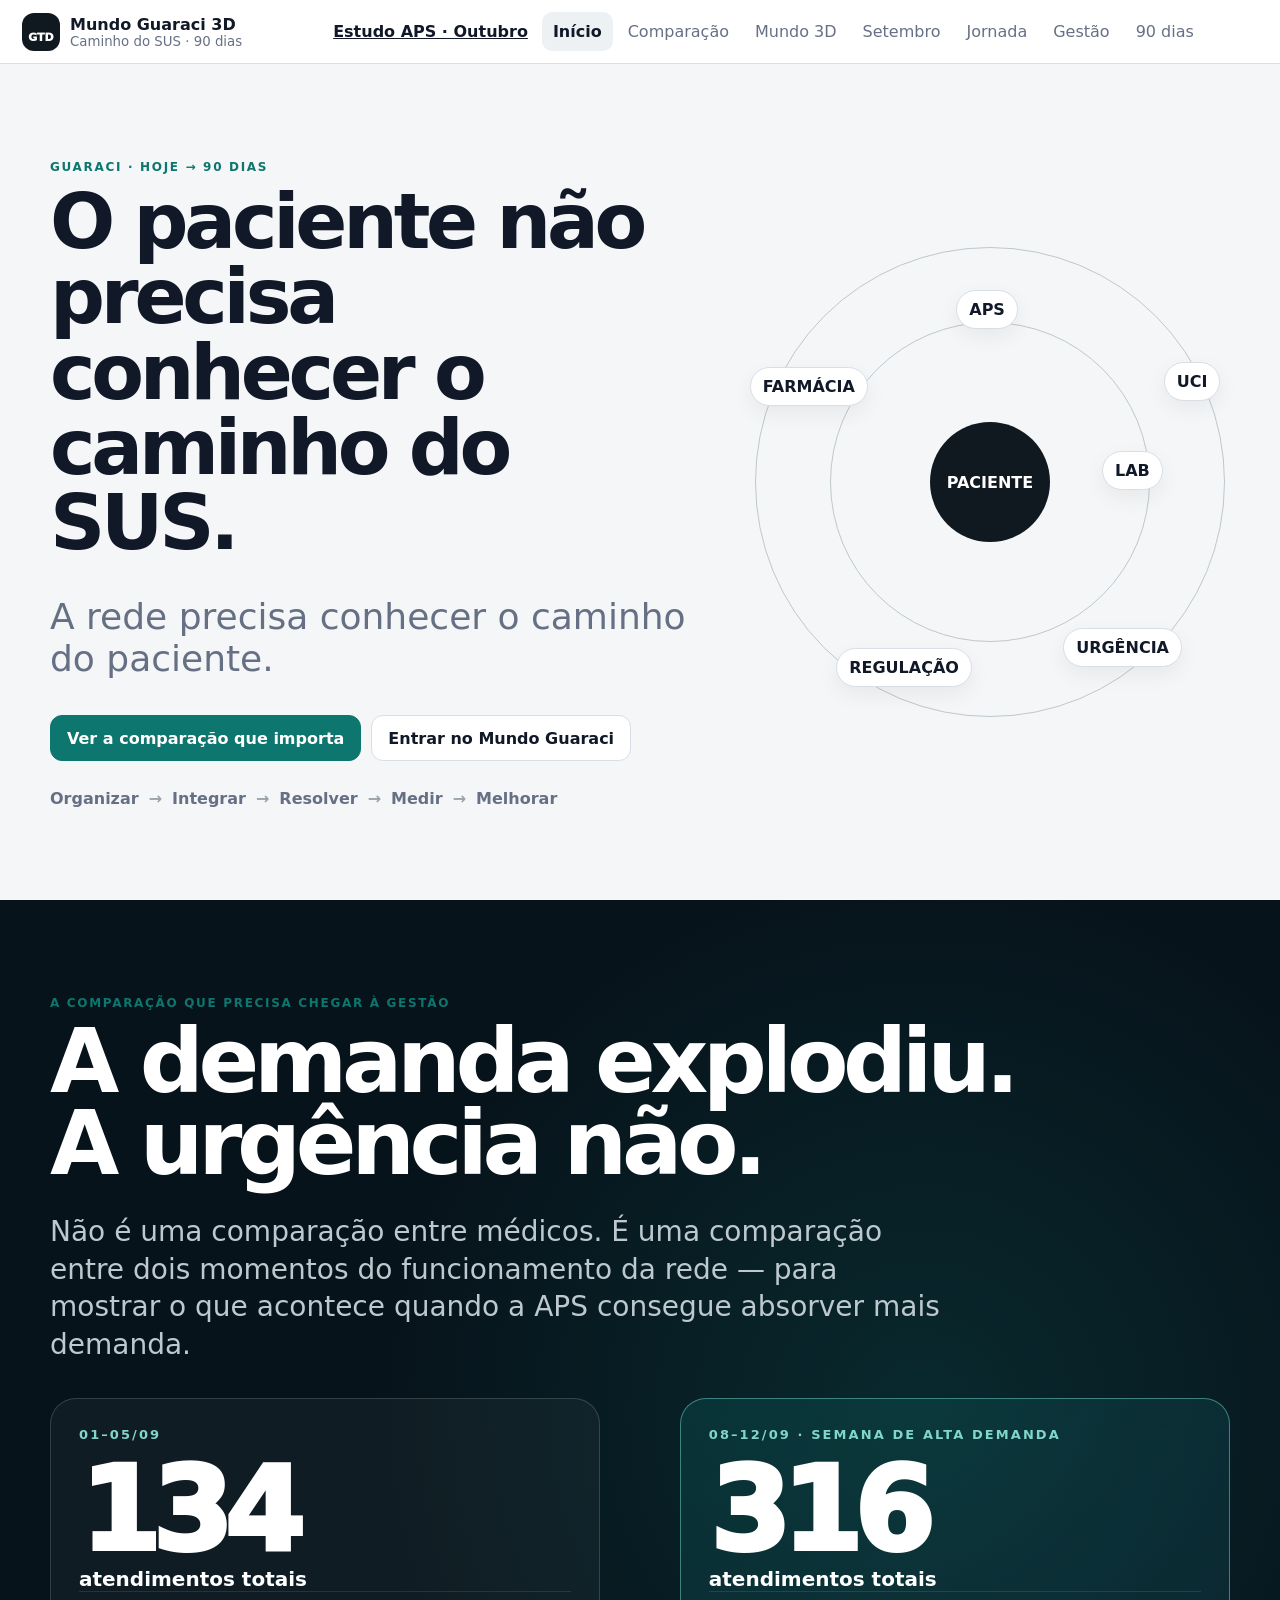
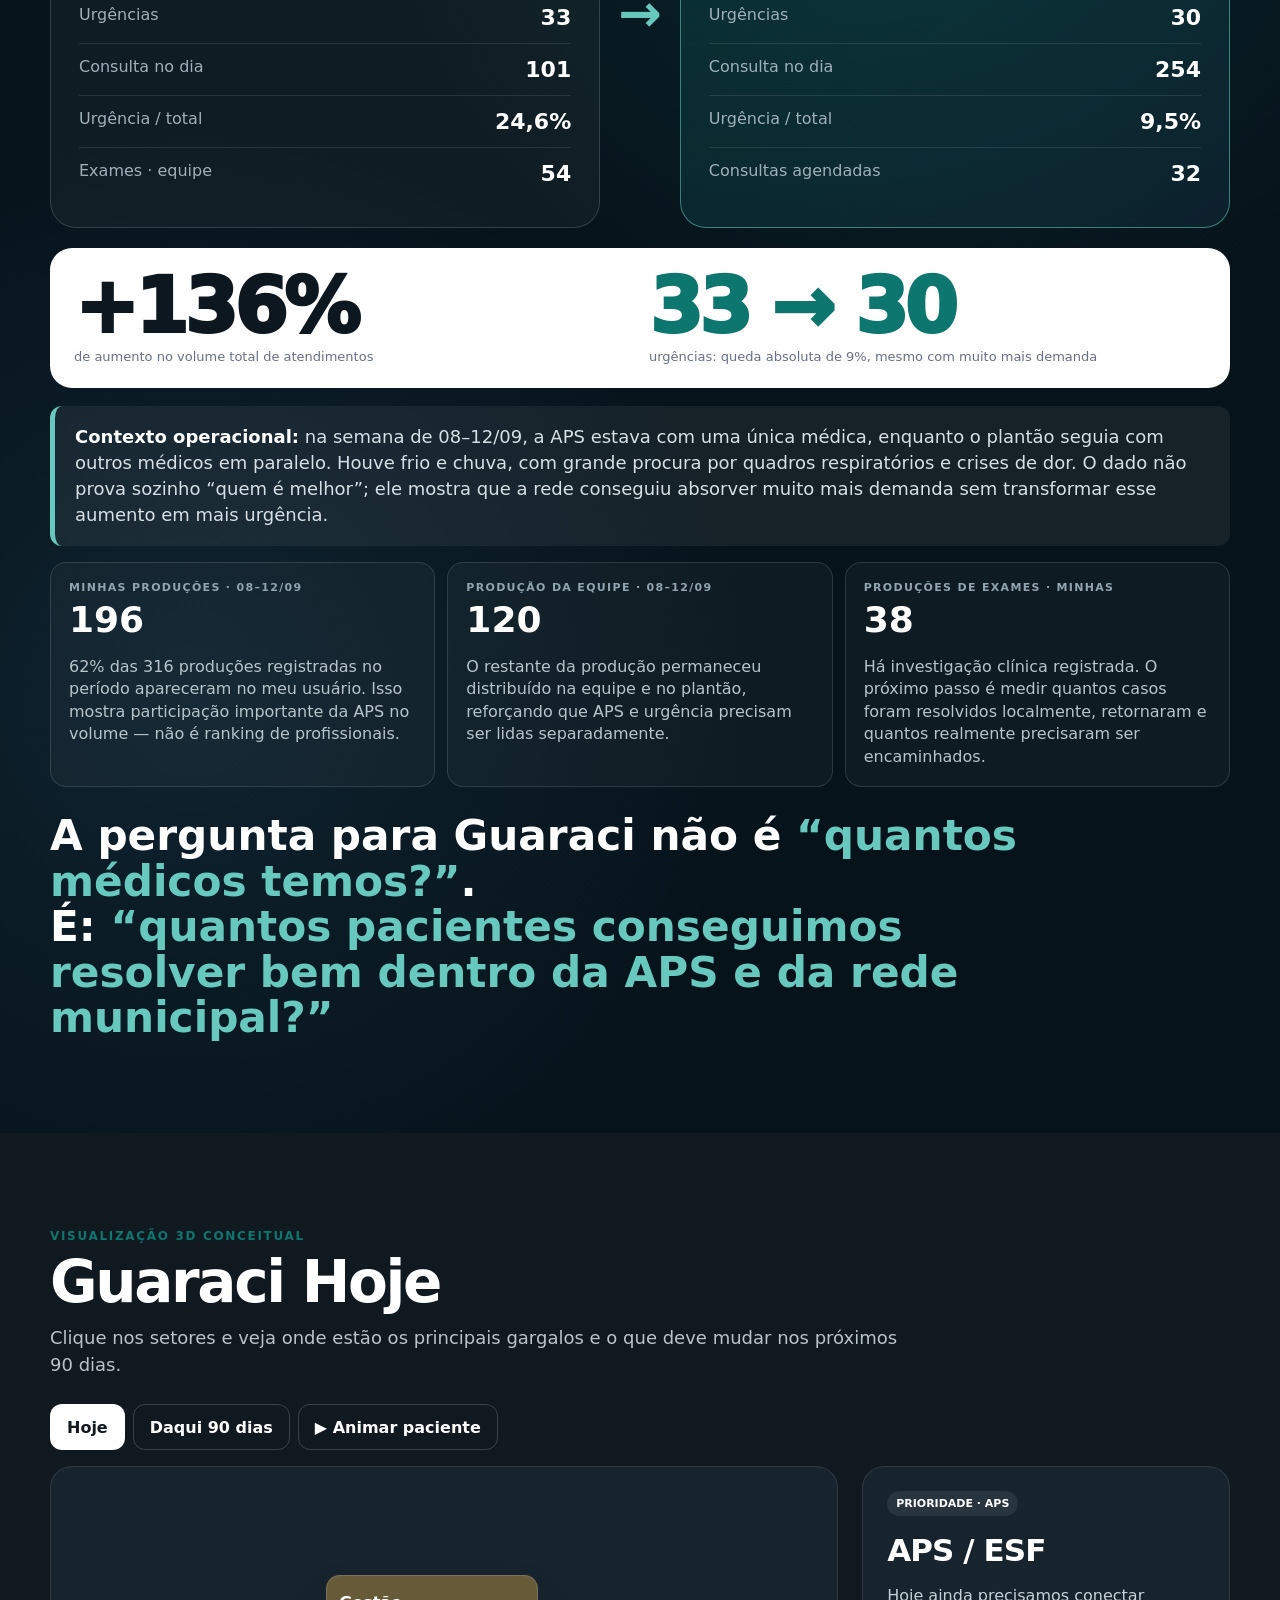
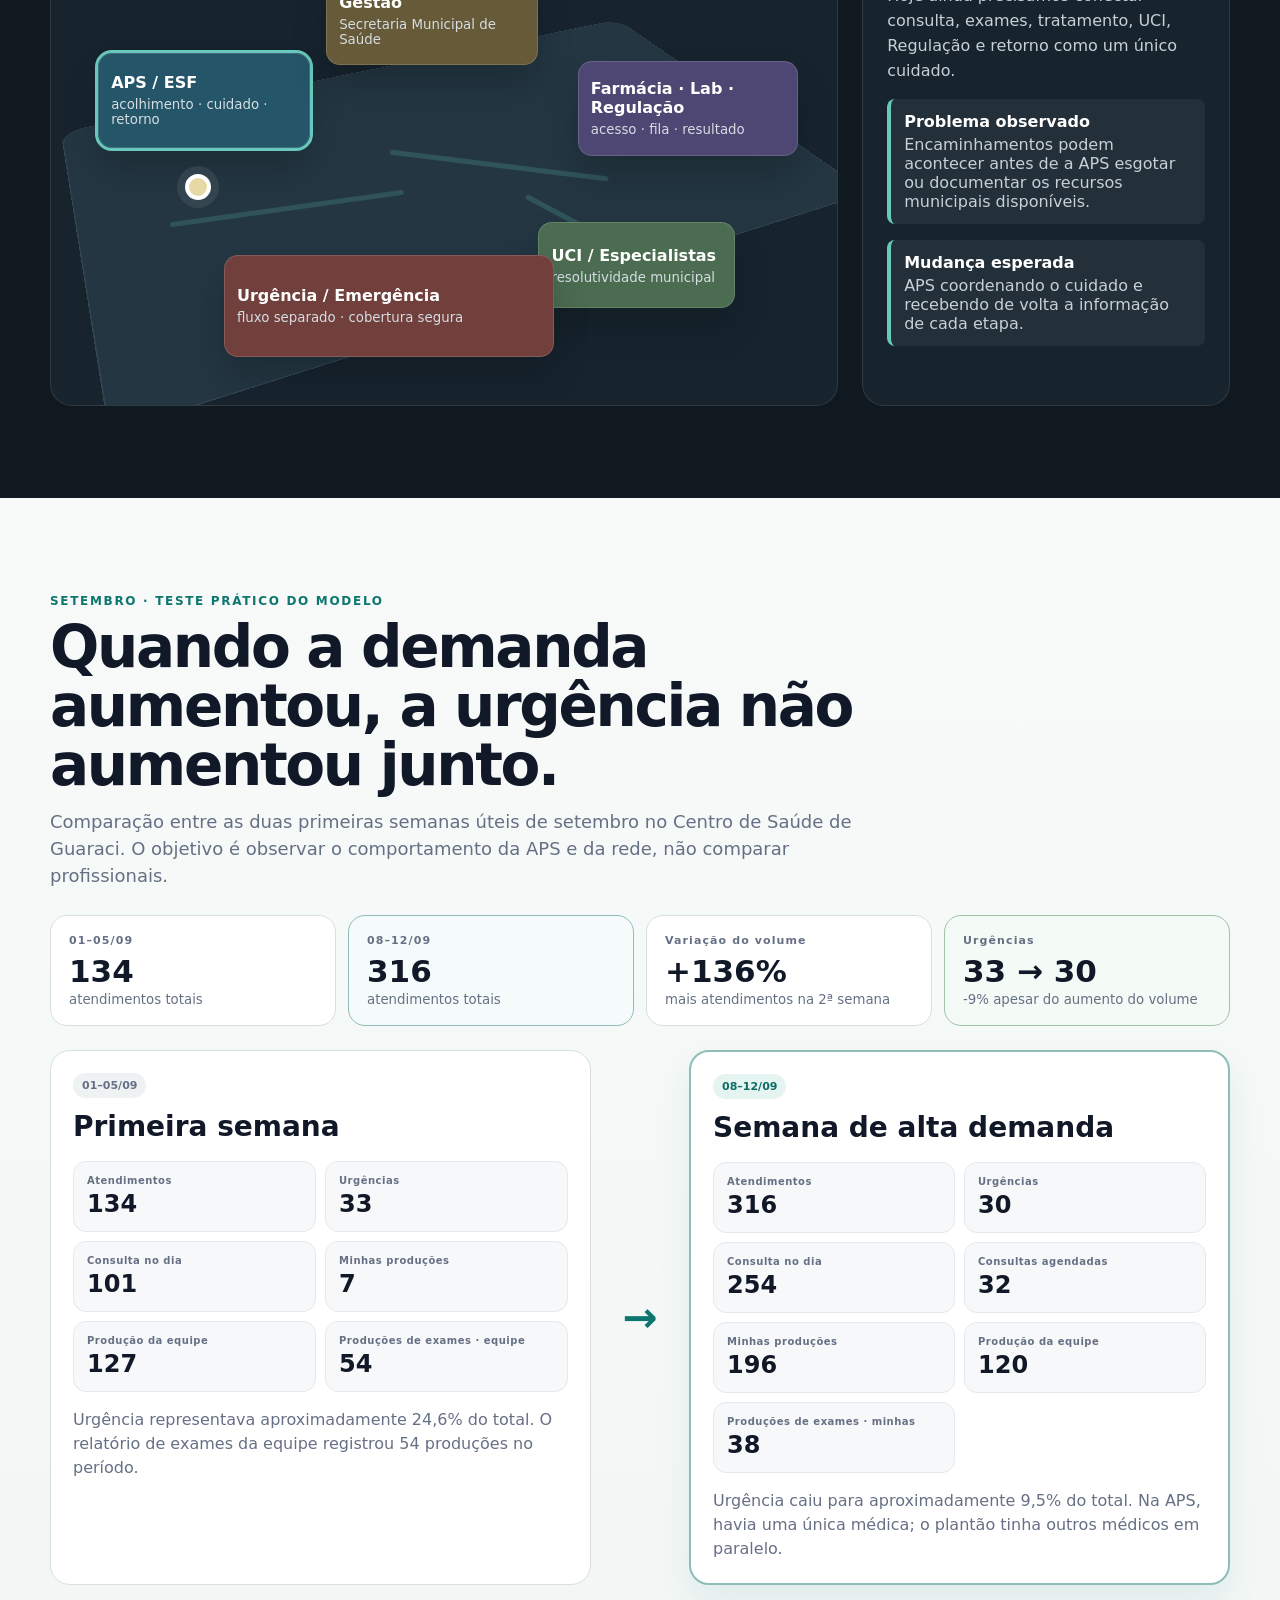
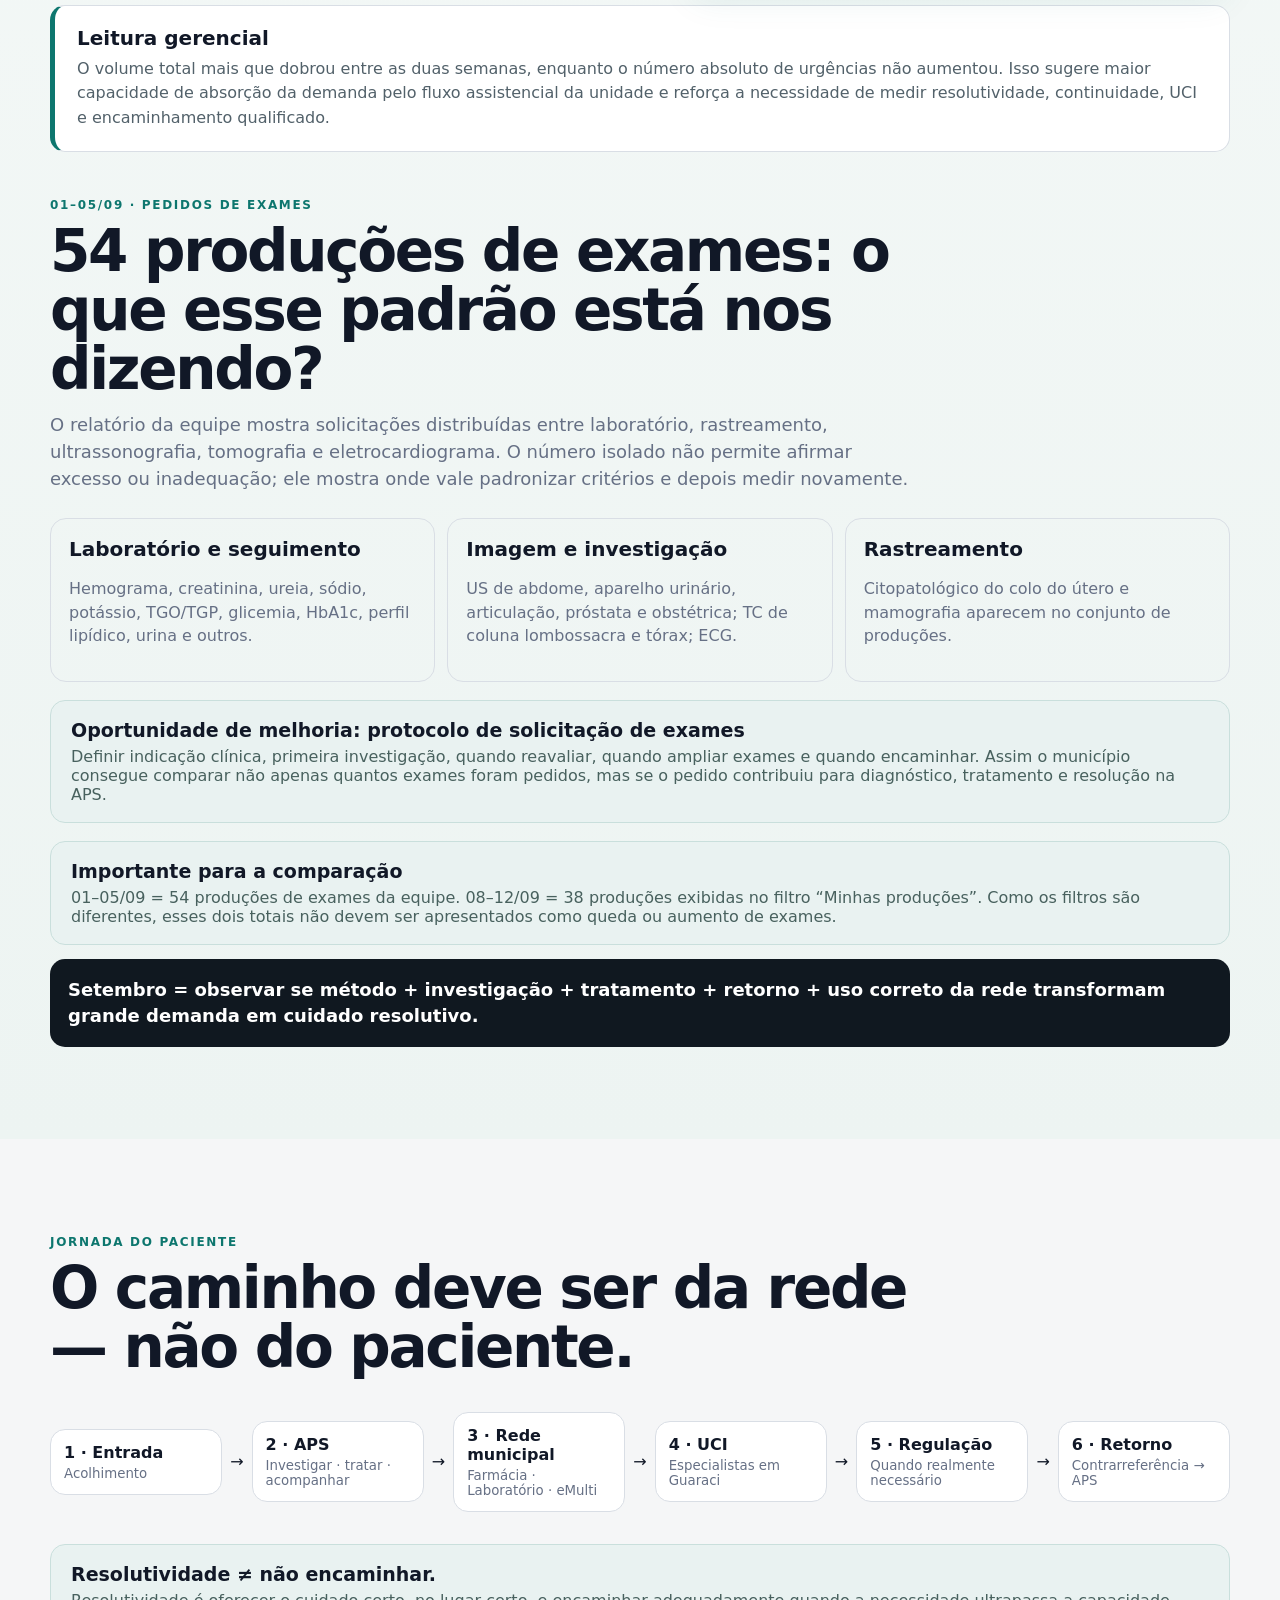
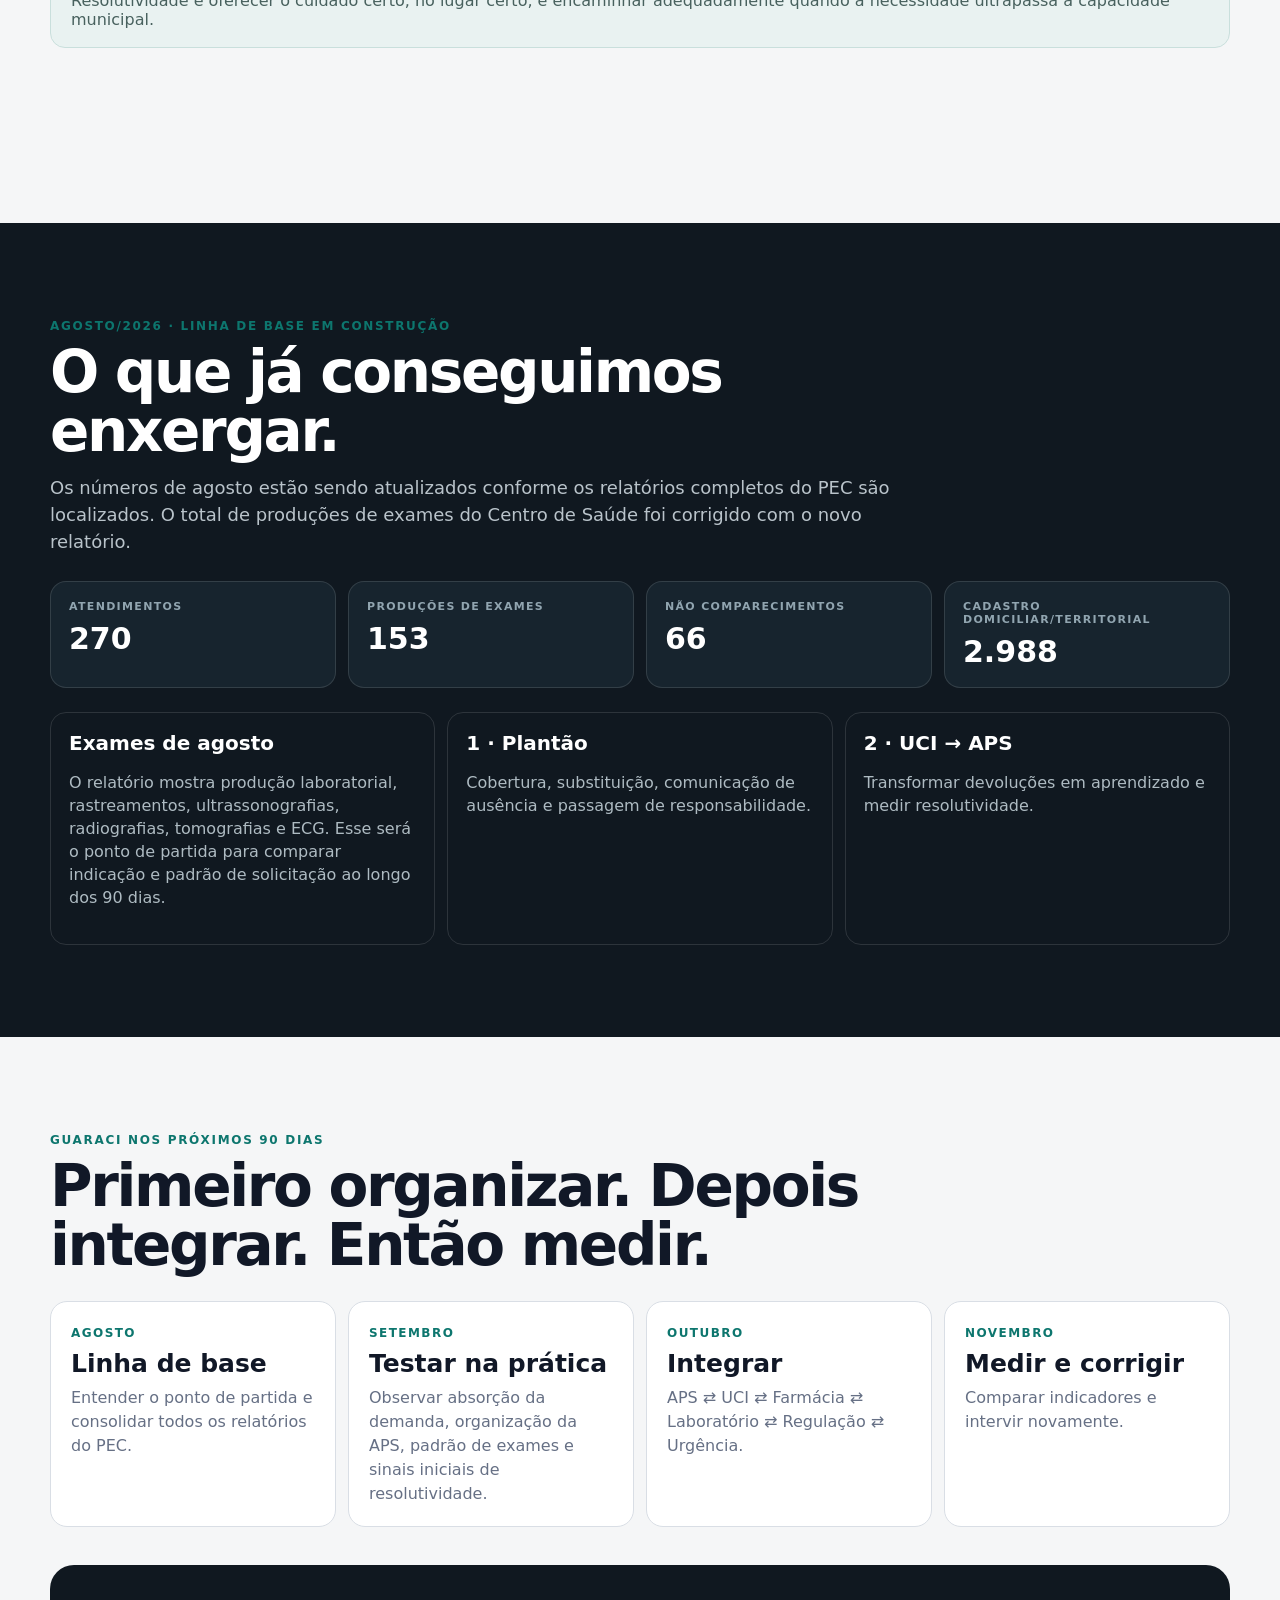
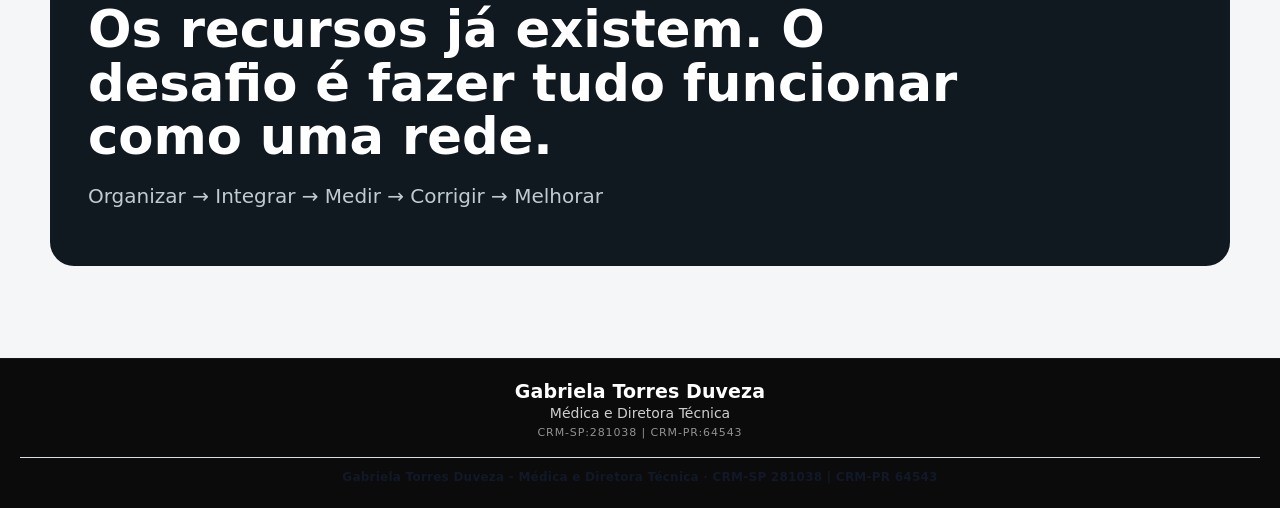
<file: index.html>
<!doctype html>
<html lang="pt-BR">
<head>
  <meta charset="utf-8" />
  <meta name="viewport" content="width=device-width,initial-scale=1" />
  <meta name="robots" content="noindex,nofollow" />
  <title>Mundo Guaraci 3D — Caminho do SUS</title>
  <meta name="description" content="Visualização interativa do projeto Caminho do SUS em Guaraci — linha de base e próximos 90 dias." />
  <link rel="stylesheet" href="styles.css" />
  <style>
    .impact-scene{background:#07131b;color:#fff;position:relative;overflow:hidden}.impact-scene:before{content:"";position:absolute;inset:0;background:radial-gradient(circle at 72% 28%,rgba(13,118,110,.22),transparent 34%),radial-gradient(circle at 15% 76%,rgba(49,107,140,.18),transparent 32%);pointer-events:none}.impact-wrap{position:relative;z-index:1}.impact-title{font-size:clamp(44px,7vw,96px);line-height:.92;letter-spacing:-.06em;margin:0 0 18px;max-width:1100px}.impact-sub{font-size:clamp(18px,2.2vw,28px);max-width:900px;color:#bdc9cf;line-height:1.35}.impact-main{display:grid;grid-template-columns:1fr auto 1fr;gap:18px;align-items:stretch;margin-top:34px}.impact-card{border:1px solid rgba(255,255,255,.15);border-radius:26px;padding:28px;background:rgba(255,255,255,.04);min-height:310px}.impact-card.focus{background:linear-gradient(145deg,rgba(13,118,110,.23),rgba(49,107,140,.15));border-color:rgba(103,201,189,.55)}.impact-date{font-size:13px;letter-spacing:.16em;font-weight:900;color:#81d6cc}.impact-number{font-size:clamp(66px,9vw,132px);line-height:.82;letter-spacing:-.07em;font-weight:950;margin:22px 0 8px}.impact-label{font-size:20px;font-weight:850}.impact-row{display:flex;justify-content:space-between;gap:12px;border-top:1px solid rgba(255,255,255,.1);padding:13px 0}.impact-row span{color:#9fb0b9}.impact-row strong{font-size:22px}.impact-arrow{align-self:center;font-size:52px;color:#67c9bd;font-weight:900}.impact-banner{margin-top:20px;border-radius:22px;background:#fff;color:#0d1720;padding:24px;display:grid;grid-template-columns:1fr 1fr;gap:18px}.impact-banner .big{font-size:clamp(44px,6vw,78px);line-height:.9;font-weight:950;letter-spacing:-.05em}.impact-banner .good{color:#0d766e}.impact-banner small{display:block;color:#667085;margin-top:8px;font-size:13px}.impact-context{margin-top:18px;padding:18px 20px;border-left:5px solid #67c9bd;background:rgba(255,255,255,.06);border-radius:12px;font-size:18px;line-height:1.45;color:#d6e0e4}.impact-context strong{color:#fff}.impact-proof{display:grid;grid-template-columns:repeat(3,1fr);gap:12px;margin-top:16px}.impact-proof article{padding:18px;border:1px solid rgba(255,255,255,.12);border-radius:16px;background:rgba(255,255,255,.035)}.impact-proof span{display:block;color:#91a5b0;font-size:11px;letter-spacing:.12em;font-weight:900}.impact-proof strong{display:block;font-size:36px;margin-top:5px}.impact-proof p{color:#b7c4ca;line-height:1.4;margin-bottom:0}.impact-final{margin-top:26px;font-size:clamp(25px,3.3vw,44px);font-weight:900;line-height:1.08;max-width:1050px}.impact-final em{font-style:normal;color:#67c9bd}@media(max-width:850px){.impact-main{grid-template-columns:1fr}.impact-arrow{transform:rotate(90deg);justify-self:center}.impact-banner,.impact-proof{grid-template-columns:1fr}}
  </style>
</head>
<body>
  <header class="topbar">
    <div class="brand"><span class="brand-mark">G</span><div><strong>Mundo Guaraci 3D</strong><small>Caminho do SUS · 90 dias</small></div></div>
    <nav><a href="estudo-aps.html" style="color:inherit;font-weight:700;padding:10px">Estudo APS · Outubro</a><button data-go="inicio" class="active">Início</button><button data-go="comparacao">Comparação</button><button data-go="mundo">Mundo 3D</button><button data-go="setembro">Setembro</button><button data-go="jornada">Jornada</button><button data-go="gestao">Gestão</button><button data-go="noventa">90 dias</button></nav>
  </header>

  <main>
    <section id="inicio" class="scene hero">
      <div class="hero-copy"><span class="kicker">GUARACI · HOJE → 90 DIAS</span><h1>O paciente não precisa conhecer o caminho do SUS.</h1><p class="lead">A rede precisa conhecer o caminho do paciente.</p><div class="actions"><button class="primary" data-go="comparacao">Ver a comparação que importa</button><button class="ghost" data-go="mundo">Entrar no Mundo Guaraci</button></div><div class="flowline"><span>Organizar</span><i>→</i><span>Integrar</span><i>→</i><span>Resolver</span><i>→</i><span>Medir</span><i>→</i><span>Melhorar</span></div></div>
      <div class="hero-orbit" aria-label="Rede municipal de saúde"><div class="orbit o1"></div><div class="orbit o2"></div><div class="core">PACIENTE</div><span class="sat s1">APS</span><span class="sat s2">UCI</span><span class="sat s3">URGÊNCIA</span><span class="sat s4">REGULAÇÃO</span><span class="sat s5">FARMÁCIA</span><span class="sat s6">LAB</span></div>
    </section>

    <section id="comparacao" class="scene impact-scene">
      <div class="impact-wrap">
        <span class="kicker">A COMPARAÇÃO QUE PRECISA CHEGAR À GESTÃO</span>
        <h2 class="impact-title">A demanda explodiu.<br>A urgência não.</h2>
        <p class="impact-sub">Não é uma comparação entre médicos. É uma comparação entre dois momentos do funcionamento da rede — para mostrar o que acontece quando a APS consegue absorver mais demanda.</p>

        <div class="impact-main">
          <article class="impact-card">
            <div class="impact-date">01–05/09</div>
            <div class="impact-number">134</div>
            <div class="impact-label">atendimentos totais</div>
            <div class="impact-row"><span>Urgências</span><strong>33</strong></div>
            <div class="impact-row"><span>Consulta no dia</span><strong>101</strong></div>
            <div class="impact-row"><span>Urgência / total</span><strong>24,6%</strong></div>
            <div class="impact-row"><span>Exames · equipe</span><strong>54</strong></div>
          </article>

          <div class="impact-arrow">→</div>

          <article class="impact-card focus">
            <div class="impact-date">08–12/09 · SEMANA DE ALTA DEMANDA</div>
            <div class="impact-number">316</div>
            <div class="impact-label">atendimentos totais</div>
            <div class="impact-row"><span>Urgências</span><strong>30</strong></div>
            <div class="impact-row"><span>Consulta no dia</span><strong>254</strong></div>
            <div class="impact-row"><span>Urgência / total</span><strong>9,5%</strong></div>
            <div class="impact-row"><span>Consultas agendadas</span><strong>32</strong></div>
          </article>
        </div>

        <div class="impact-banner">
          <div><span class="big">+136%</span><small>de aumento no volume total de atendimentos</small></div>
          <div><span class="big good">33 → 30</span><small>urgências: queda absoluta de 9%, mesmo com muito mais demanda</small></div>
        </div>

        <div class="impact-context"><strong>Contexto operacional:</strong> na semana de 08–12/09, a APS estava com uma única médica, enquanto o plantão seguia com outros médicos em paralelo. Houve frio e chuva, com grande procura por quadros respiratórios e crises de dor. O dado não prova sozinho “quem é melhor”; ele mostra que a rede conseguiu absorver muito mais demanda sem transformar esse aumento em mais urgência.</div>

        <div class="impact-proof">
          <article><span>MINHAS PRODUÇÕES · 08–12/09</span><strong>196</strong><p>62% das 316 produções registradas no período apareceram no meu usuário. Isso mostra participação importante da APS no volume — não é ranking de profissionais.</p></article>
          <article><span>PRODUÇÃO DA EQUIPE · 08–12/09</span><strong>120</strong><p>O restante da produção permaneceu distribuído na equipe e no plantão, reforçando que APS e urgência precisam ser lidas separadamente.</p></article>
          <article><span>PRODUÇÕES DE EXAMES · MINHAS</span><strong>38</strong><p>Há investigação clínica registrada. O próximo passo é medir quantos casos foram resolvidos localmente, retornaram e quantos realmente precisaram ser encaminhados.</p></article>
        </div>

        <div class="impact-final">A pergunta para Guaraci não é <em>“quantos médicos temos?”</em>.<br>É: <em>“quantos pacientes conseguimos resolver bem dentro da APS e da rede municipal?”</em></div>
      </div>
    </section>

    <section id="mundo" class="scene dark">
      <div class="section-head"><span class="kicker">VISUALIZAÇÃO 3D CONCEITUAL</span><h2>Guaraci Hoje</h2><p>Clique nos setores e veja onde estão os principais gargalos e o que deve mudar nos próximos 90 dias.</p></div>
      <div class="modebar"><button data-mode="today" class="active">Hoje</button><button data-mode="future">Daqui 90 dias</button><button id="animatePatient">▶ Animar paciente</button></div>
      <div class="world-grid"><div class="stage"><div class="ground"></div><button class="sector aps active" data-sector="aps"><b>APS / ESF</b><small>acolhimento · cuidado · retorno</small></button><button class="sector gestao" data-sector="gestao"><b>Gestão</b><small>Secretaria Municipal de Saúde</small></button><button class="sector apoio" data-sector="apoio"><b>Farmácia · Lab · Regulação</b><small>acesso · fila · resultado</small></button><button class="sector uci" data-sector="uci"><b>UCI / Especialistas</b><small>resolutividade municipal</small></button><button class="sector urg" data-sector="urg"><b>Urgência / Emergência</b><small>fluxo separado · cobertura segura</small></button><div class="route r1"></div><div class="route r2"></div><div class="route r3"></div><div class="patient" aria-label="Paciente"></div></div><aside class="panel" aria-live="polite"><span class="pill" id="sectorPill">PRIORIDADE · APS</span><h3 id="sectorTitle">APS / ESF</h3><p id="sectorText">Hoje ainda precisamos conectar consulta, exames, tratamento, UCI, Regulação e retorno como um único cuidado.</p><div class="issue"><strong id="problemTitle">Problema observado</strong><span id="problemText">Encaminhamentos podem acontecer antes de a APS esgotar ou documentar os recursos municipais disponíveis.</span></div><div class="issue"><strong id="targetTitle">Mudança esperada</strong><span id="targetText">APS coordenando o cuidado e recebendo de volta a informação de cada etapa.</span></div></aside></div>
    </section>

    <section id="setembro" class="scene september-scene">
      <div class="section-head"><span class="kicker">SETEMBRO · TESTE PRÁTICO DO MODELO</span><h2>Quando a demanda aumentou, a urgência não aumentou junto.</h2><p>Comparação entre as duas primeiras semanas úteis de setembro no Centro de Saúde de Guaraci. O objetivo é observar o comportamento da APS e da rede, não comparar profissionais.</p></div>

      <div class="september-context"><div class="context-card"><span>01–05/09</span><strong>134</strong><small>atendimentos totais</small></div><div class="context-card highlight"><span>08–12/09</span><strong>316</strong><small>atendimentos totais</small></div><div class="context-card"><span>Variação do volume</span><strong>+136%</strong><small>mais atendimentos na 2ª semana</small></div><div class="context-card good"><span>Urgências</span><strong>33 → 30</strong><small>-9% apesar do aumento do volume</small></div></div>

      <div class="sept-grid">
        <div class="sept-card"><div class="sept-label">01–05/09</div><h3>Primeira semana</h3><div class="sept-stats"><div><span>Atendimentos</span><strong>134</strong></div><div><span>Urgências</span><strong>33</strong></div><div><span>Consulta no dia</span><strong>101</strong></div><div><span>Minhas produções</span><strong>7</strong></div><div><span>Produção da equipe</span><strong>127</strong></div><div><span>Produções de exames · equipe</span><strong>54</strong></div></div><p class="sept-note">Urgência representava aproximadamente 24,6% do total. O relatório de exames da equipe registrou 54 produções no período.</p></div>
        <div class="sept-arrow">→</div>
        <div class="sept-card featured"><div class="sept-label">08–12/09</div><h3>Semana de alta demanda</h3><div class="sept-stats"><div><span>Atendimentos</span><strong>316</strong></div><div><span>Urgências</span><strong>30</strong></div><div><span>Consulta no dia</span><strong>254</strong></div><div><span>Consultas agendadas</span><strong>32</strong></div><div><span>Minhas produções</span><strong>196</strong></div><div><span>Produção da equipe</span><strong>120</strong></div><div><span>Produções de exames · minhas</span><strong>38</strong></div></div><p class="sept-note">Urgência caiu para aproximadamente 9,5% do total. Na APS, havia uma única médica; o plantão tinha outros médicos em paralelo.</p></div>
      </div>

      <div class="sept-insight"><strong>Leitura gerencial</strong><span>O volume total mais que dobrou entre as duas semanas, enquanto o número absoluto de urgências não aumentou. Isso sugere maior capacidade de absorção da demanda pelo fluxo assistencial da unidade e reforça a necessidade de medir resolutividade, continuidade, UCI e encaminhamento qualificado.</span></div>

      <div class="section-head" style="margin-top:42px"><span class="kicker">01–05/09 · PEDIDOS DE EXAMES</span><h2>54 produções de exames: o que esse padrão está nos dizendo?</h2><p>O relatório da equipe mostra solicitações distribuídas entre laboratório, rastreamento, ultrassonografia, tomografia e eletrocardiograma. O número isolado não permite afirmar excesso ou inadequação; ele mostra onde vale padronizar critérios e depois medir novamente.</p></div>
      <div class="priorities" style="margin-top:0">
        <article style="color:inherit;border-color:var(--line)"><b>Laboratório e seguimento</b><p style="color:var(--muted)">Hemograma, creatinina, ureia, sódio, potássio, TGO/TGP, glicemia, HbA1c, perfil lipídico, urina e outros.</p></article>
        <article style="color:inherit;border-color:var(--line)"><b>Imagem e investigação</b><p style="color:var(--muted)">US de abdome, aparelho urinário, articulação, próstata e obstétrica; TC de coluna lombossacra e tórax; ECG.</p></article>
        <article style="color:inherit;border-color:var(--line)"><b>Rastreamento</b><p style="color:var(--muted)">Citopatológico do colo do útero e mamografia aparecem no conjunto de produções.</p></article>
      </div>
      <div class="callout"><strong>Oportunidade de melhoria: protocolo de solicitação de exames</strong><span>Definir indicação clínica, primeira investigação, quando reavaliar, quando ampliar exames e quando encaminhar. Assim o município consegue comparar não apenas quantos exames foram pedidos, mas se o pedido contribuiu para diagnóstico, tratamento e resolução na APS.</span></div>
      <div class="callout"><strong>Importante para a comparação</strong><span>01–05/09 = 54 produções de exames da equipe. 08–12/09 = 38 produções exibidas no filtro “Minhas produções”. Como os filtros são diferentes, esses dois totais não devem ser apresentados como queda ou aumento de exames.</span></div>

      <div class="sept-formula">Setembro = observar se método + investigação + tratamento + retorno + uso correto da rede transformam grande demanda em cuidado resolutivo.</div>
    </section>

    <section id="jornada" class="scene"><div class="section-head"><span class="kicker">JORNADA DO PACIENTE</span><h2>O caminho deve ser da rede — não do paciente.</h2></div><div class="journey"><div class="step"><b>1 · Entrada</b><small>Acolhimento</small></div><span>→</span><div class="step"><b>2 · APS</b><small>Investigar · tratar · acompanhar</small></div><span>→</span><div class="step"><b>3 · Rede municipal</b><small>Farmácia · Laboratório · eMulti</small></div><span>→</span><div class="step"><b>4 · UCI</b><small>Especialistas em Guaraci</small></div><span>→</span><div class="step"><b>5 · Regulação</b><small>Quando realmente necessário</small></div><span>→</span><div class="step"><b>6 · Retorno</b><small>Contrarreferência → APS</small></div></div><div class="callout"><strong>Resolutividade ≠ não encaminhar.</strong><span>Resolutividade é oferecer o cuidado certo, no lugar certo, e encaminhar adequadamente quando a necessidade ultrapassa a capacidade municipal.</span></div></section>

    <section id="gestao" class="scene dark"><div class="section-head"><span class="kicker">AGOSTO/2026 · LINHA DE BASE EM CONSTRUÇÃO</span><h2>O que já conseguimos enxergar.</h2><p>Os números de agosto estão sendo atualizados conforme os relatórios completos do PEC são localizados. O total de produções de exames do Centro de Saúde foi corrigido com o novo relatório.</p></div><div class="metrics"><article><span>ATENDIMENTOS</span><strong>270</strong></article><article><span>PRODUÇÕES DE EXAMES</span><strong>153</strong></article><article><span>NÃO COMPARECIMENTOS</span><strong>66</strong></article><article><span>CADASTRO DOMICILIAR/TERRITORIAL</span><strong>2.988</strong></article></div><div class="priorities"><article><b>Exames de agosto</b><p>O relatório mostra produção laboratorial, rastreamentos, ultrassonografias, radiografias, tomografias e ECG. Esse será o ponto de partida para comparar indicação e padrão de solicitação ao longo dos 90 dias.</p></article><article><b>1 · Plantão</b><p>Cobertura, substituição, comunicação de ausência e passagem de responsabilidade.</p></article><article><b>2 · UCI → APS</b><p>Transformar devoluções em aprendizado e medir resolutividade.</p></article></div></section>

    <section id="noventa" class="scene"><div class="section-head"><span class="kicker">GUARACI NOS PRÓXIMOS 90 DIAS</span><h2>Primeiro organizar. Depois integrar. Então medir.</h2></div><div class="timeline"><article><span>AGOSTO</span><h3>Linha de base</h3><p>Entender o ponto de partida e consolidar todos os relatórios do PEC.</p></article><article><span>SETEMBRO</span><h3>Testar na prática</h3><p>Observar absorção da demanda, organização da APS, padrão de exames e sinais iniciais de resolutividade.</p></article><article><span>OUTUBRO</span><h3>Integrar</h3><p>APS ⇄ UCI ⇄ Farmácia ⇄ Laboratório ⇄ Regulação ⇄ Urgência.</p></article><article><span>NOVEMBRO</span><h3>Medir e corrigir</h3><p>Comparar indicadores e intervir novamente.</p></article></div><div class="final-card"><h2>Os recursos já existem. O desafio é fazer tudo funcionar como uma rede.</h2><p>Organizar → Integrar → Medir → Corrigir → Melhorar</p></div></section>
  </main>
  <footer><strong>Caminho do SUS · Guaraci</strong><span>Protótipo em evolução.</span></footer>
  <script src="script.js"></script>
</body>
</html>
</file>
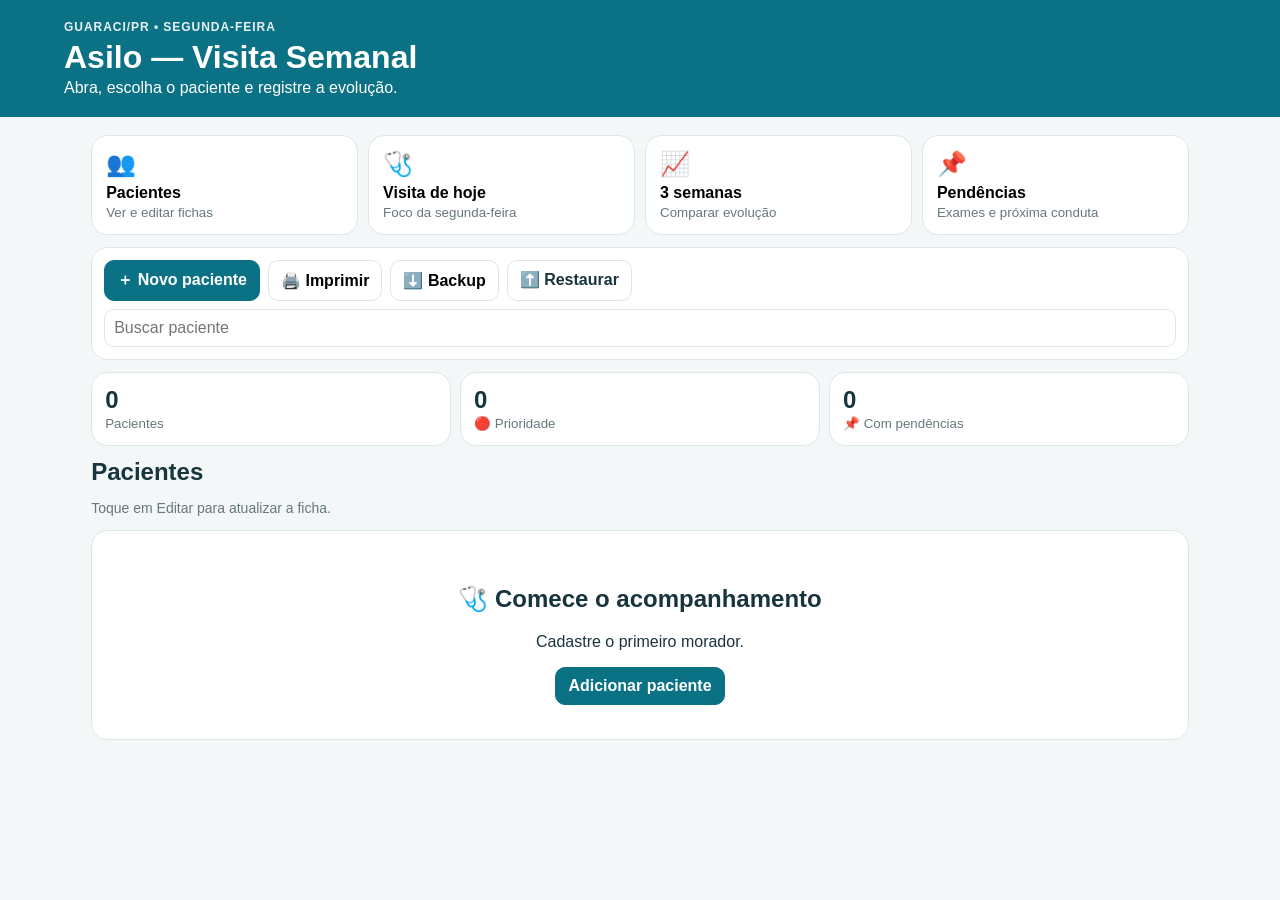
<file: asilo/index.html>
<!doctype html>
<html lang="pt-BR">
<head>
<meta charset="utf-8"><meta name="viewport" content="width=device-width,initial-scale=1">
<title>Asilo Guaraci — Visita Semanal</title>
<style>
:root{--bg:#f4f7f8;--card:#fff;--ink:#18343c;--muted:#65787d;--line:#dce7e9;--p:#0b7285;--soft:#eef8fa;--danger:#a52a35}
*{box-sizing:border-box}body{margin:0;font-family:Arial,Helvetica,sans-serif;background:var(--bg);color:var(--ink)}button,input,textarea,select{font:inherit}
header{background:#0b7285;color:#fff;padding:20px 5vw}.head{max-width:1200px;margin:auto}.eyebrow{font-size:12px;font-weight:800;text-transform:uppercase;letter-spacing:.08em;opacity:.9;margin:0}.head h1{margin:5px 0 3px}.head p{margin:0}
main{max-width:1200px;margin:auto;padding:18px 4vw 50px}.card{background:#fff;border:1px solid var(--line);border-radius:16px}
.quick{display:grid;grid-template-columns:repeat(4,1fr);gap:10px;margin-bottom:12px}.quick button{min-height:86px;text-align:left;padding:14px;border-radius:16px;border:1px solid var(--line);background:#fff;font-weight:800;cursor:pointer}.quick span{display:block;font-size:24px;margin-bottom:6px}.quick small{display:block;color:var(--muted);font-weight:500;margin-top:3px}
.toolbar{display:flex;gap:8px;justify-content:space-between;flex-wrap:wrap;padding:12px;margin-bottom:12px}.left{display:flex;gap:8px;flex-wrap:wrap}button,.file{border:1px solid var(--line);background:#fff;border-radius:10px;padding:9px 12px;font-weight:700;cursor:pointer}.primary{background:var(--p);color:#fff;border-color:var(--p)}.search{min-width:230px;border:1px solid var(--line);border-radius:10px;padding:9px}
.stats{display:grid;grid-template-columns:repeat(3,1fr);gap:9px;margin-bottom:12px}.stat{padding:13px}.stat b{font-size:24px;display:block}.stat small{color:var(--muted)}
.patient{padding:14px;margin-bottom:10px}.phead{display:flex;justify-content:space-between;gap:12px;align-items:flex-start}.phead h2{margin:3px 0}.meta{margin:0;color:var(--muted);font-size:14px}.badges{display:flex;gap:6px;flex-wrap:wrap}.badge{font-size:12px;padding:5px 8px;border-radius:999px;background:#eef4f5;font-weight:800}.red{background:#fdecef;color:#8f2030}.yellow{background:#fff4d6;color:#785700}.green{background:#e9f6ed;color:#28633e}
.summary{display:grid;grid-template-columns:1fr 1fr;gap:9px;margin-top:10px}.box{background:#f9fbfb;border:1px solid #e8eff0;border-radius:11px;padding:10px}.box b{display:block;font-size:12px;text-transform:uppercase;margin-bottom:5px}.box p{margin:0;white-space:pre-wrap}
.visits{display:grid;grid-template-columns:repeat(3,1fr);gap:8px;margin-top:9px}.visit{border:1px solid var(--line);border-left:4px solid var(--p);border-radius:10px;padding:10px}.visit small{display:block;color:var(--muted);margin-top:2px}.visit p{white-space:pre-wrap;margin:6px 0 0}
.next{margin-top:9px;background:var(--soft);padding:10px;border-radius:10px}.next p{margin:4px 0 0;white-space:pre-wrap}
.empty{text-align:center;padding:34px 18px}dialog{width:min(900px,95vw);border:0;border-radius:18px;padding:0}dialog::backdrop{background:#102a3066}form{padding:18px}.dhead{display:flex;justify-content:space-between}.grid{display:grid;grid-template-columns:repeat(2,1fr);gap:9px}.grid label,.visitEdit label{display:flex;flex-direction:column;gap:4px;font-weight:700}input,textarea,select{width:100%;border:1px solid var(--line);border-radius:9px;padding:8px}textarea{min-height:76px;resize:vertical}.visitEdit{display:grid;grid-template-columns:repeat(3,1fr);gap:8px;margin-top:10px}.visitEdit fieldset{border:1px solid var(--line);border-radius:10px}.checks{display:flex;gap:8px;flex-wrap:wrap;margin:10px 0}.checks label{border:1px solid var(--line);border-radius:999px;padding:7px 9px;background:#f9fbfb}.end{display:flex;justify-content:space-between;gap:8px;flex-wrap:wrap}.danger{color:var(--danger)}
.view{display:none}.view.active{display:block}.section-title{margin:12px 0 8px}.help{color:var(--muted);font-size:14px}
@media(max-width:800px){.quick{grid-template-columns:repeat(2,1fr)}.summary,.grid,.visitEdit,.visits{grid-template-columns:1fr}.stats{grid-template-columns:repeat(3,1fr)}}
@media(max-width:480px){.quick,.stats{grid-template-columns:1fr}.search{width:100%;min-width:0}.phead{flex-direction:column}}
@media print{.quick,.toolbar,.edit,.empty{display:none!important}body{background:#fff}.card{border-color:#bbb}.patient{break-inside:avoid}}
</style>
</head>
<body>
<header><div class="head"><p class="eyebrow">Guaraci/PR • segunda-feira</p><h1>Asilo — Visita Semanal</h1><p>Abra, escolha o paciente e registre a evolução.</p></div></header>
<main>
<section class="quick">
<button data-view="patients"><span>👥</span>Pacientes<small>Ver e editar fichas</small></button>
<button data-view="today"><span>🩺</span>Visita de hoje<small>Foco da segunda-feira</small></button>
<button data-view="evolution"><span>📈</span>3 semanas<small>Comparar evolução</small></button>
<button data-view="pending"><span>📌</span>Pendências<small>Exames e próxima conduta</small></button>
</section>

<section class="toolbar card"><div class="left"><button id="add" class="primary">＋ Novo paciente</button><button id="print">🖨️ Imprimir</button><button id="export">⬇️ Backup</button><label class="file">⬆️ Restaurar<input id="import" type="file" accept="application/json" hidden></label></div><input id="search" class="search" placeholder="Buscar paciente"></section>

<section class="stats"><div class="stat card"><b id="nPatients">0</b><small>Pacientes</small></div><div class="stat card"><b id="nPriority">0</b><small>🔴 Prioridade</small></div><div class="stat card"><b id="nPending">0</b><small>📌 Com pendências</small></div></section>

<section id="patientsView" class="view active"><h2 class="section-title">Pacientes</h2><p class="help">Toque em Editar para atualizar a ficha.</p><div id="patients"></div></section>
<section id="todayView" class="view"><h2 class="section-title">Visita de hoje</h2><p class="help">Veja o foco e o que precisa verificar nesta segunda-feira.</p><div id="todayList"></div></section>
<section id="evolutionView" class="view"><h2 class="section-title">Evolução — 3 semanas</h2><p class="help">Compare as três visitas lado a lado.</p><div id="evolutionList"></div></section>
<section id="pendingView" class="view"><h2 class="section-title">Pendências</h2><p class="help">Exames, encaminhamentos e plano para a próxima segunda.</p><div id="pendingList"></div></section>
<section id="empty" class="empty card"><h2>🩺 Comece o acompanhamento</h2><p>Cadastre o primeiro morador.</p><button class="primary" id="firstAdd">Adicionar paciente</button></section>
</main>

<dialog id="dlg"><form id="form">
<div class="dhead"><div><p class="eyebrow">Ficha do paciente</p><h2 id="title">Novo paciente</h2></div><button type="button" id="close">✕</button></div>
<input id="id" type="hidden">
<div class="grid">
<label>Nome completo<input id="name" required></label>
<label>Data de nascimento<input id="dob" type="date"></label>
<label>Prioridade<select id="priority"><option value="verde">🟢 Estável</option><option value="amarelo">🟡 Atenção</option><option value="vermelho">🔴 Prioridade</option></select></label>
<label>Diagnósticos<textarea id="diagnoses"></textarea></label>
<label>Medicações atuais<textarea id="meds"></textarea></label>
<label>Foco da semana<textarea id="focus"></textarea></label>
<label>Exames/encaminhamentos pendentes<textarea id="pending"></textarea></label>
<label>Plano atual<textarea id="plan"></textarea></label>
<label>Próxima segunda — verificar<textarea id="next"></textarea></label>
<label>Cognição/humor<textarea id="cognition"></textarea></label>
<label>Mobilidade/marcha<textarea id="mobility"></textarea></label>
<label>Pele/feridas<textarea id="skin"></textarea></label>
</div>
<div class="checks"><label><input id="mental" type="checkbox"> 🧠 Saúde mental</label><label><input id="wound" type="checkbox"> 🩹 Ferida</label><label><input id="fall" type="checkbox"> 🚶 Queda/marcha</label><label><input id="sleep" type="checkbox"> 😴 Sono</label><label><input id="medChange" type="checkbox"> 💊 Medicação alterada</label></div>
<div class="visitEdit">
<fieldset><legend>Visita 1</legend><label>Data<input id="v1date" type="date"></label><label>Evolução<textarea id="v1note"></textarea></label><label>Status<select id="v1status"><option value="">—</option><option>Melhor</option><option>Igual</option><option>Pior</option></select></label></fieldset>
<fieldset><legend>Visita 2</legend><label>Data<input id="v2date" type="date"></label><label>Evolução<textarea id="v2note"></textarea></label><label>Status<select id="v2status"><option value="">—</option><option>Melhor</option><option>Igual</option><option>Pior</option></select></label></fieldset>
<fieldset><legend>Visita 3</legend><label>Data<input id="v3date" type="date"></label><label>Evolução<textarea id="v3note"></textarea></label><label>Status<select id="v3status"><option value="">—</option><option>Melhor</option><option>Igual</option><option>Pior</option></select></label></fieldset>
</div>
<div class="end"><button type="button" id="delete" class="danger">Excluir</button><div><button type="button" id="cancel">Cancelar</button> <button class="primary" type="submit">Salvar</button></div></div>
</form></dialog>

<script>
const KEY="asiloGuaraciPatientsV2";let patients=JSON.parse(localStorage.getItem(KEY)||localStorage.getItem("asiloGuaraciPatientsV1")||"[]");
const $=id=>document.getElementById(id);const fields=["name","dob","priority","diagnoses","meds","focus","pending","plan","next","cognition","mobility","skin","v1date","v1note","v1status","v2date","v2note","v2status","v3date","v3note","v3status","mental","wound","fall","sleep","medChange"];
function esc(s){return String(s??"").replace(/[&<>"']/g,m=>({"&":"&amp;","<":"&lt;",">":"&gt;",'"':"&quot;","'":"&#039;"}[m]))}
function val(v){return v&&String(v).trim()?v:"—"}function fmt(d){return d?d.split("-").reverse().join("/"):"Sem data"}function save(){localStorage.setItem(KEY,JSON.stringify(patients));render()}
function tags(p){let x=p.priority==="vermelho"?'<span class="badge red">🔴 Prioridade</span>':p.priority==="amarelo"?'<span class="badge yellow">🟡 Atenção</span>':'<span class="badge green">🟢 Estável</span>';if(p.mental)x+='<span class="badge">🧠 Saúde mental</span>';if(p.wound)x+='<span class="badge">🩹 Ferida</span>';return x}
function visits(p){return [1,2,3].map(i=>'<div class="visit"><b>Visita '+i+'</b><small>'+fmt(p["v"+i+"date"])+' • '+esc(val(p["v"+i+"status"]))+'</small><p>'+esc(val(p["v"+i+"note"]))+'</p></div>').join("")}
function card(p){return '<article class="patient card"><div class="phead"><div><div class="badges">'+tags(p)+'</div><h2>'+esc(p.name)+'</h2><p class="meta">'+(p.dob?fmt(p.dob):"Nascimento não informado")+'</p></div><button class="edit" onclick="editPatient(\''+p.id+'\')">✏️ Editar</button></div><div class="summary"><div class="box"><b>🎯 Foco da semana</b><p>'+esc(val(p.focus))+'</p></div><div class="box"><b>💊 Medicações</b><p>'+esc(val(p.meds))+'</p></div></div><div class="next"><b>➡️ Próxima segunda</b><p>'+esc(val(p.next))+'</p></div></article>'}
function render(){const q=$("search").value.toLowerCase(),list=patients.filter(p=>p.name.toLowerCase().includes(q));$("patients").innerHTML=list.map(card).join("");$("todayList").innerHTML=list.map(p=>'<article class="patient card"><div class="phead"><div><div class="badges">'+tags(p)+'</div><h2>'+esc(p.name)+'</h2></div><button class="edit" onclick="editPatient(\''+p.id+'\')">✏️ Editar</button></div><div class="summary"><div class="box"><b>🎯 Ver hoje</b><p>'+esc(val(p.focus))+'</p></div><div class="box"><b>➡️ Checar antes de sair</b><p>'+esc(val(p.next))+'</p></div></div></article>').join("");$("evolutionList").innerHTML=list.map(p=>'<article class="patient card"><h2>'+esc(p.name)+'</h2><div class="visits">'+visits(p)+'</div></article>').join("");$("pendingList").innerHTML=list.map(p=>'<article class="patient card"><h2>'+esc(p.name)+'</h2><div class="summary"><div class="box"><b>🧪 Exames/encaminhamentos</b><p>'+esc(val(p.pending))+'</p></div><div class="box"><b>📌 Plano</b><p>'+esc(val(p.plan))+'</p></div></div><div class="next"><b>➡️ Próxima segunda</b><p>'+esc(val(p.next))+'</p></div></article>').join("");$("empty").style.display=patients.length?"none":"block";$("nPatients").textContent=patients.length;$("nPriority").textContent=patients.filter(p=>p.priority==="vermelho").length;$("nPending").textContent=patients.filter(p=>p.pending&&p.pending.trim()).length}
function openForm(p={}){$("title").textContent=p.id?"Editar paciente":"Novo paciente";$("id").value=p.id||"";fields.forEach(f=>{const e=$(f);if(e.type==="checkbox")e.checked=!!p[f];else e.value=p[f]||""});$("delete").style.visibility=p.id?"visible":"hidden";$("dlg").showModal()}
window.editPatient=id=>openForm(patients.find(p=>p.id===id));$("add").onclick=$("firstAdd").onclick=()=>openForm();$("close").onclick=$("cancel").onclick=()=>$("dlg").close();$("print").onclick=()=>print();$("search").oninput=render;
document.querySelectorAll(".quick button").forEach(b=>b.addEventListener("click",()=>{document.querySelectorAll(".view").forEach(v=>v.classList.remove("active"));$(b.dataset.view+"View").classList.add("active")}));
$("form").onsubmit=e=>{e.preventDefault();const id=$("id").value||crypto.randomUUID();const p={id};fields.forEach(f=>{const el=$(f);p[f]=el.type==="checkbox"?el.checked:el.value.trim()});const i=patients.findIndex(x=>x.id===id);if(i>=0)patients[i]=p;else patients.push(p);save();$("dlg").close()};
$("delete").onclick=()=>{const id=$("id").value;if(id&&confirm("Excluir esta ficha deste navegador?")){patients=patients.filter(p=>p.id!==id);save();$("dlg").close()}};
$("export").onclick=()=>{const b=new Blob([JSON.stringify(patients,null,2)],{type:"application/json"}),a=document.createElement("a");a.href=URL.createObjectURL(b);a.download="backup-asilo-guaraci.json";a.click();URL.revokeObjectURL(a.href)};
$("import").onchange=e=>{const f=e.target.files[0];if(!f)return;const r=new FileReader();r.onload=()=>{try{const x=JSON.parse(r.result);if(!Array.isArray(x))throw 0;patients=x;save();alert("Backup restaurado.")}catch{alert("Arquivo inválido.")}};r.readAsText(f)};
render();
</script>
</body></html>
</file>
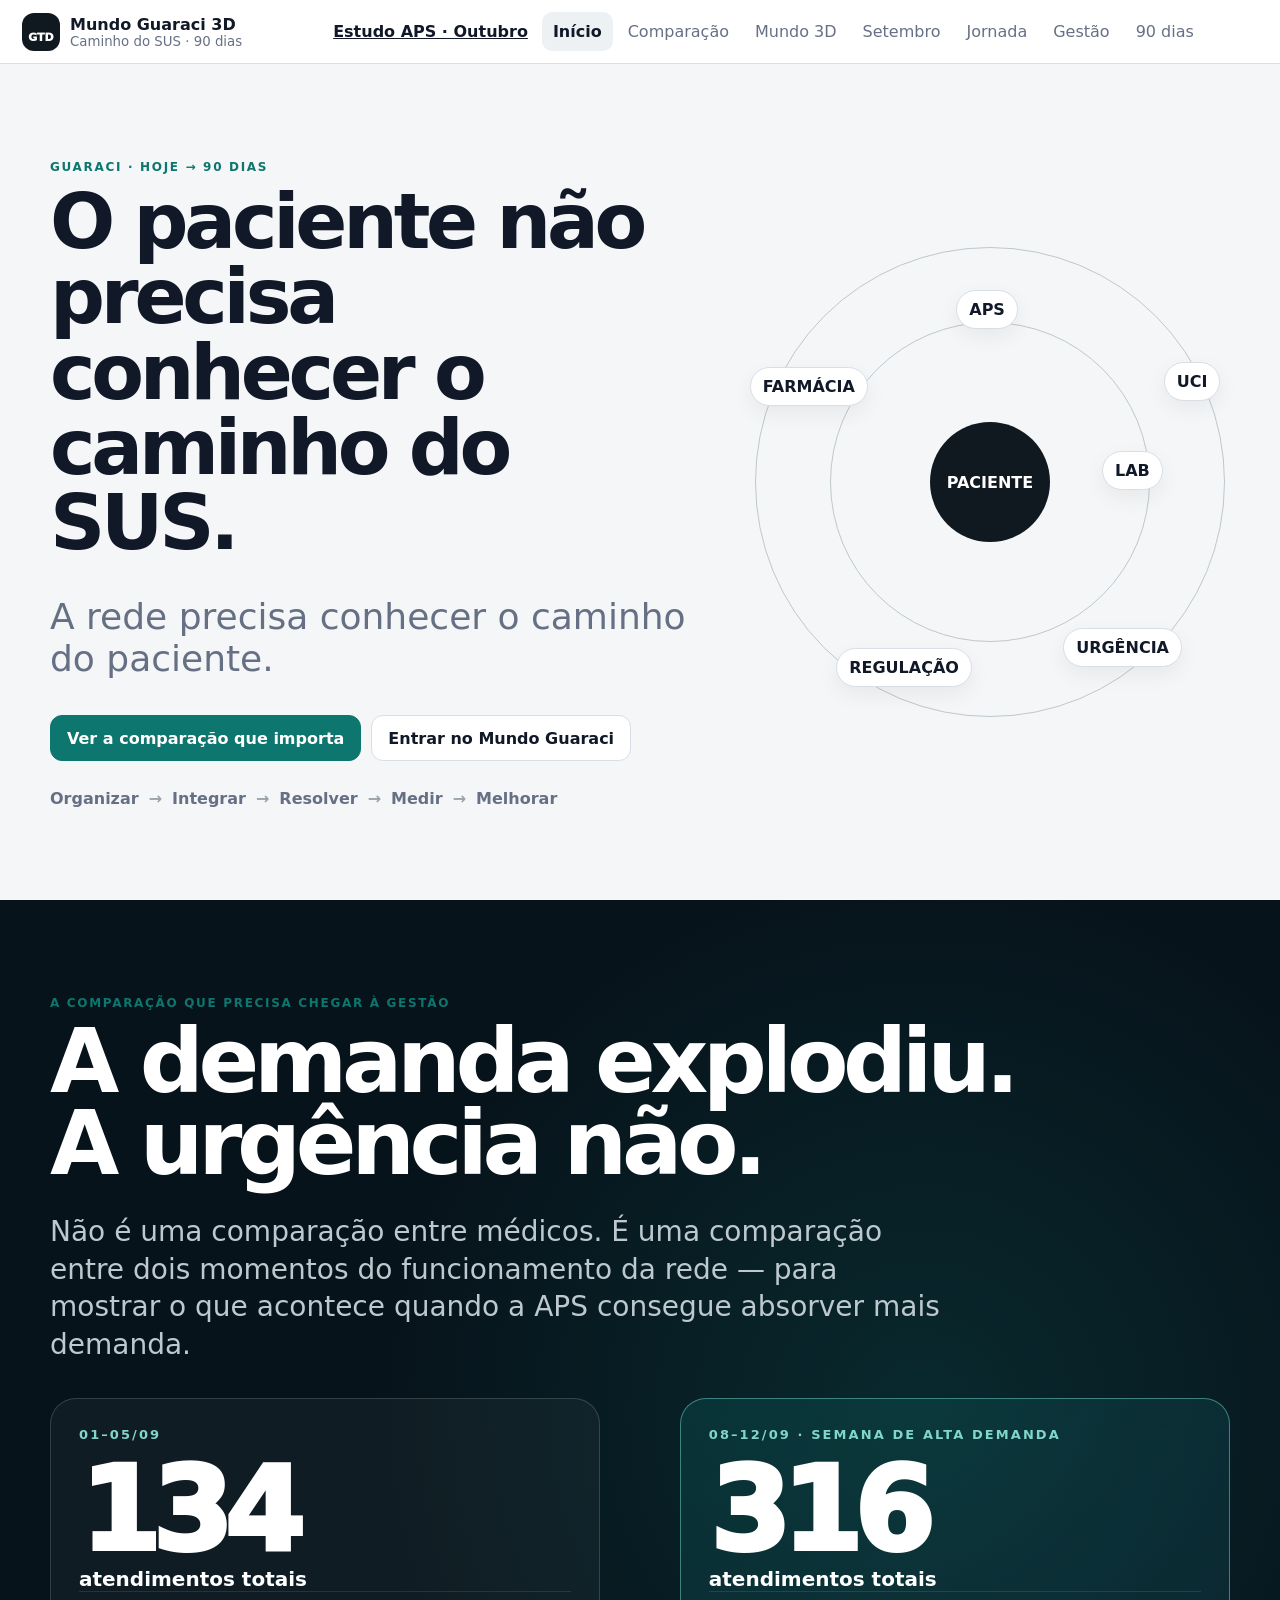
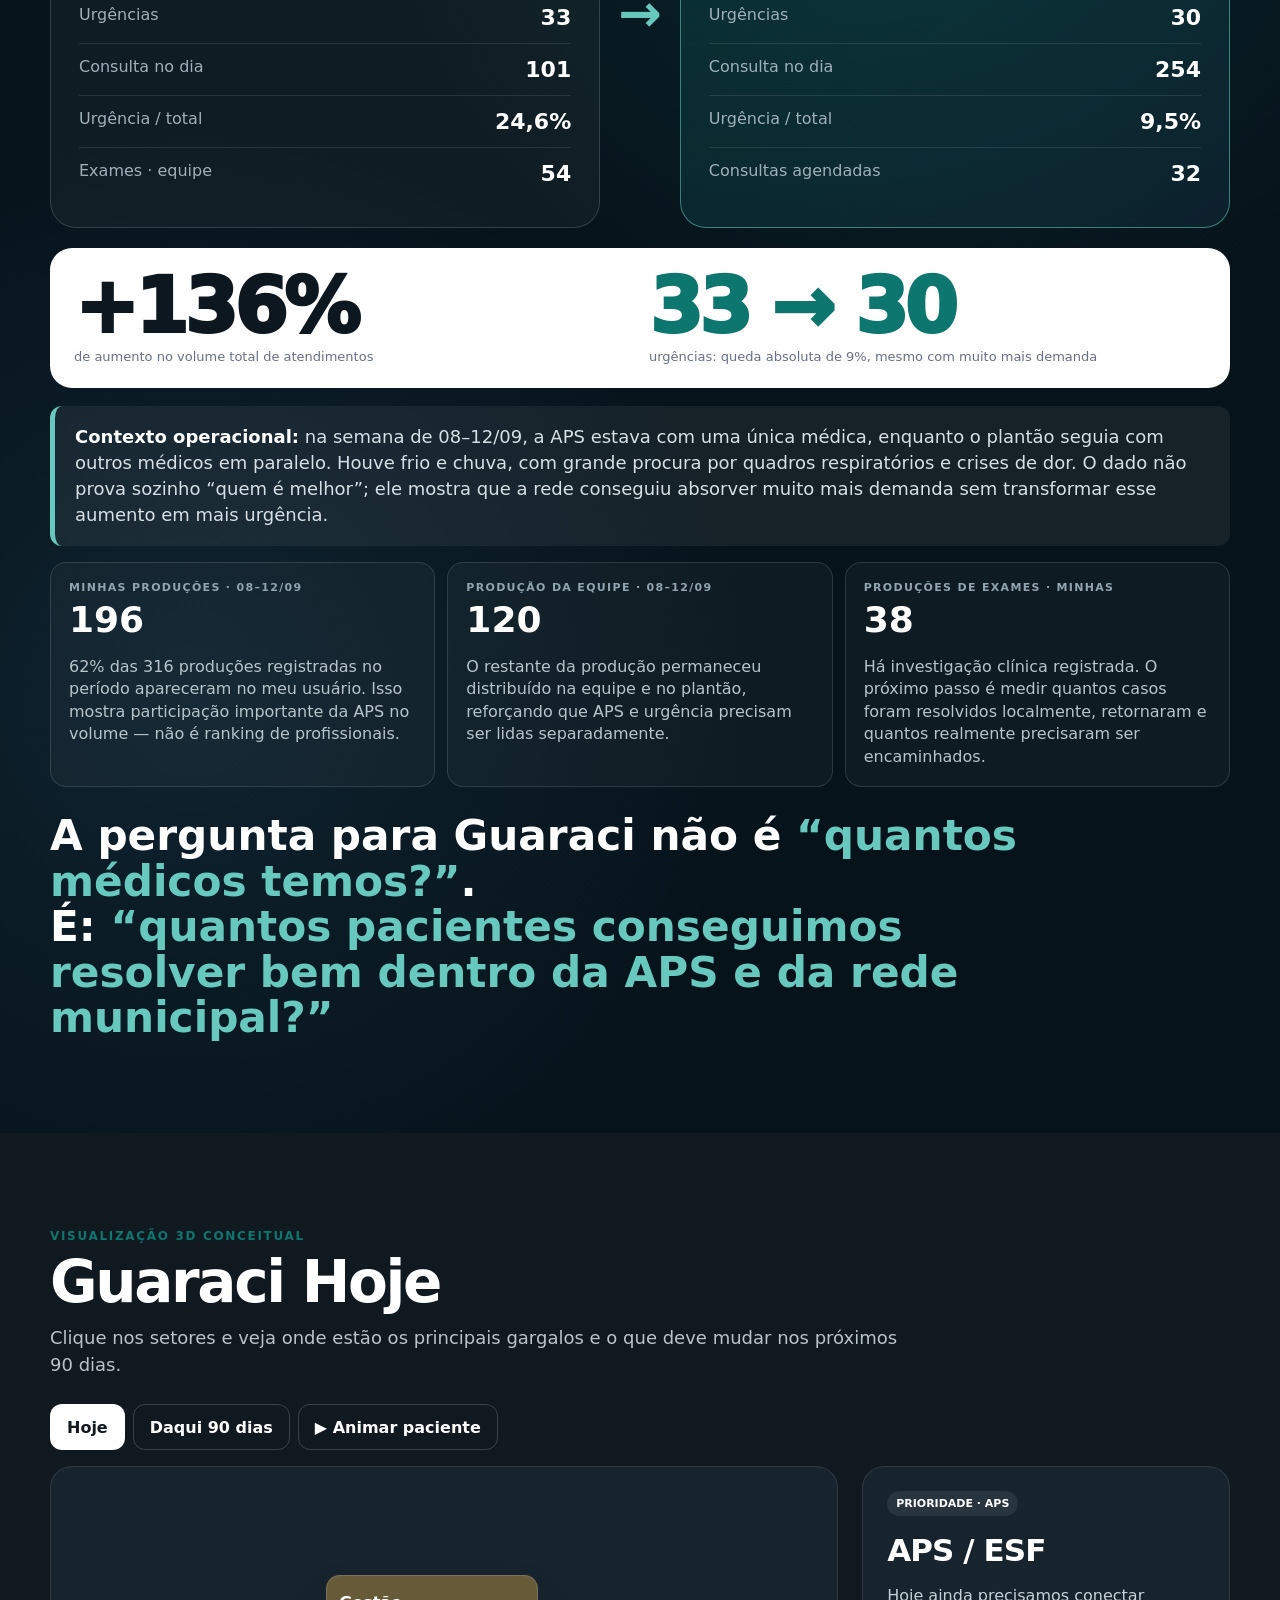
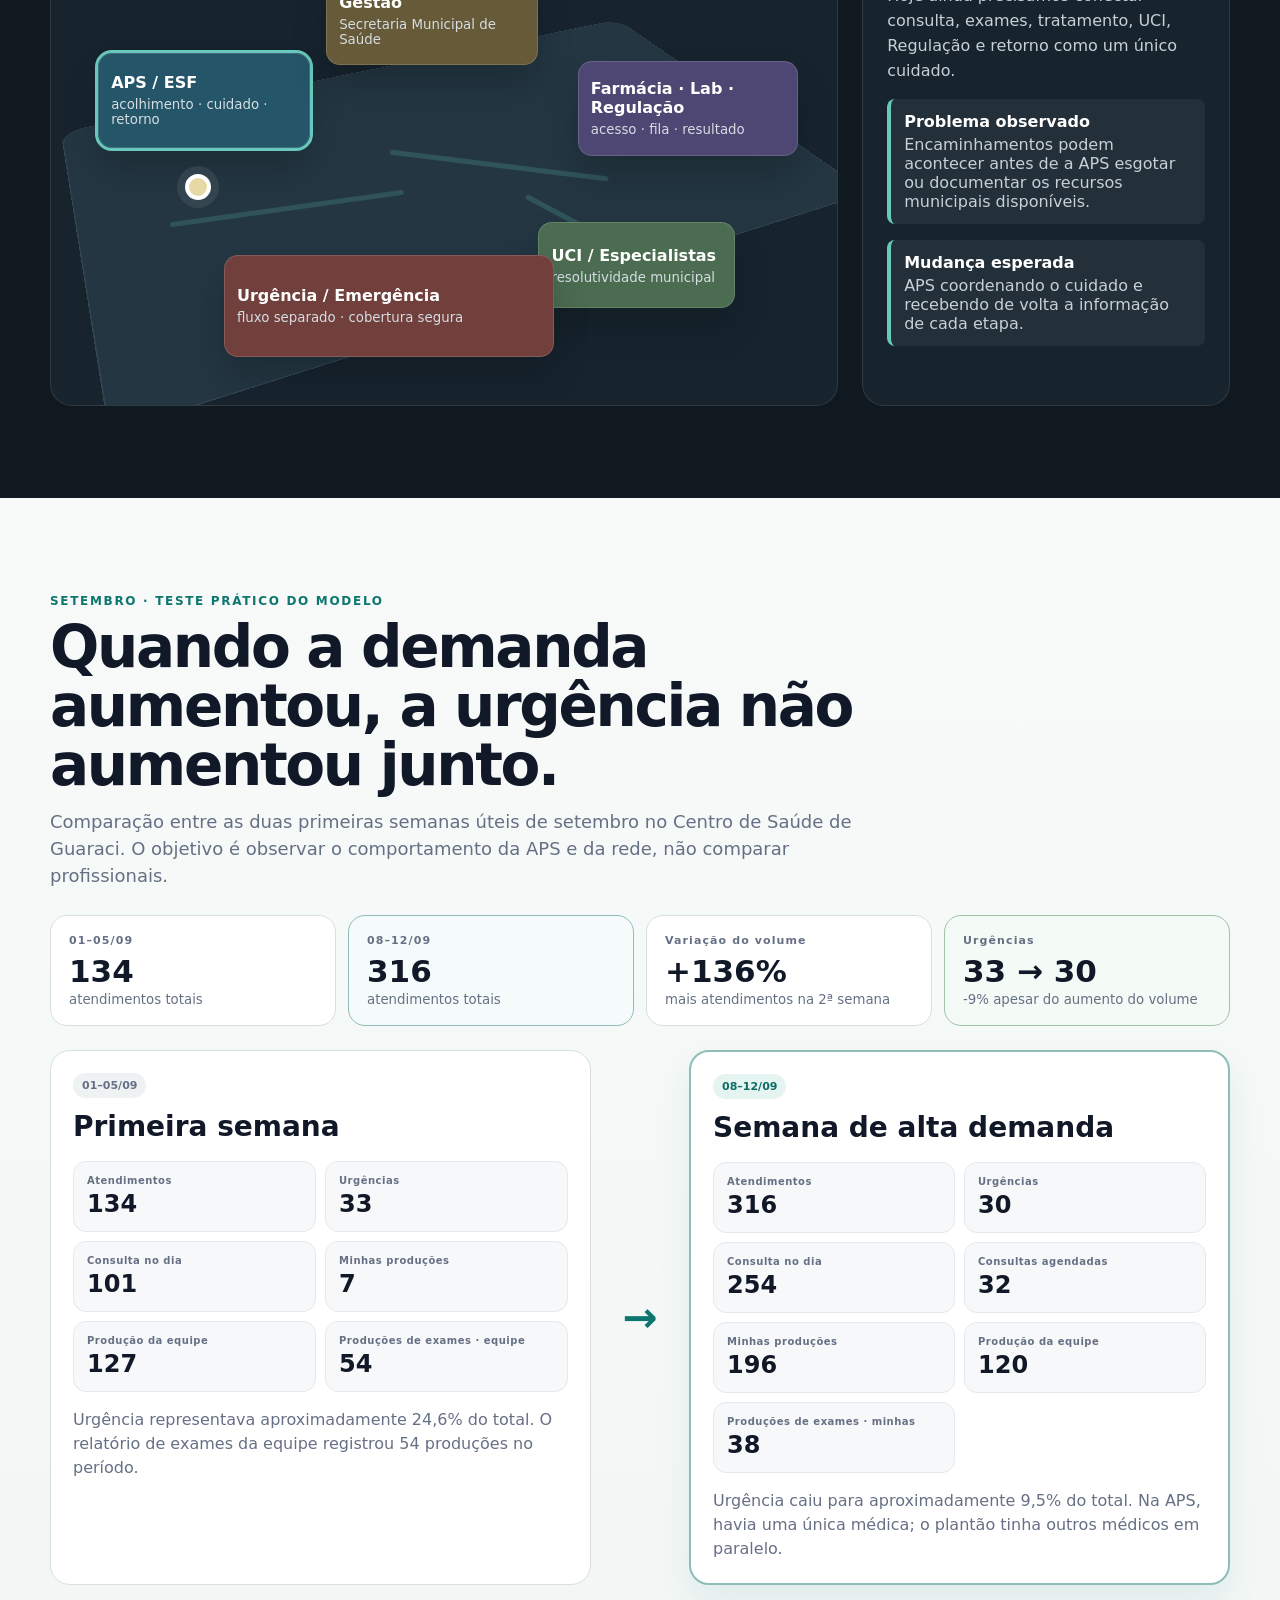
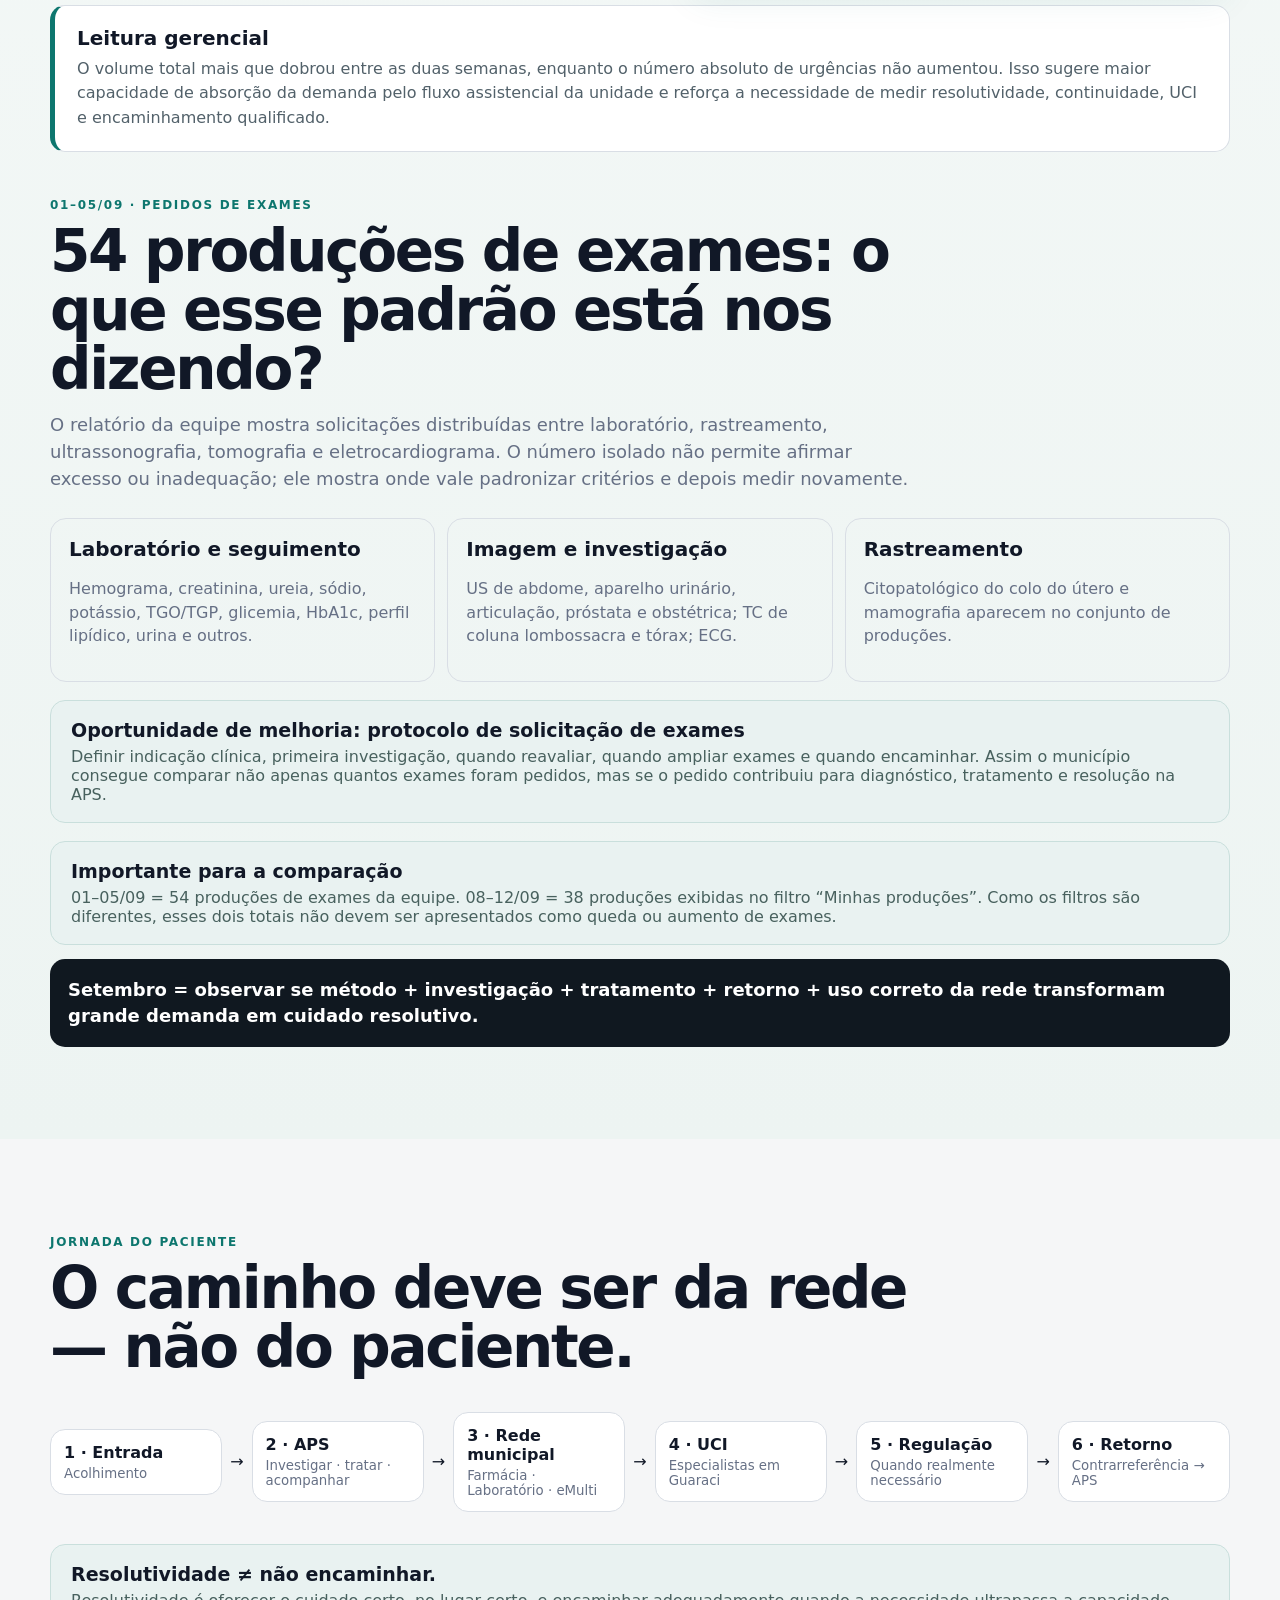
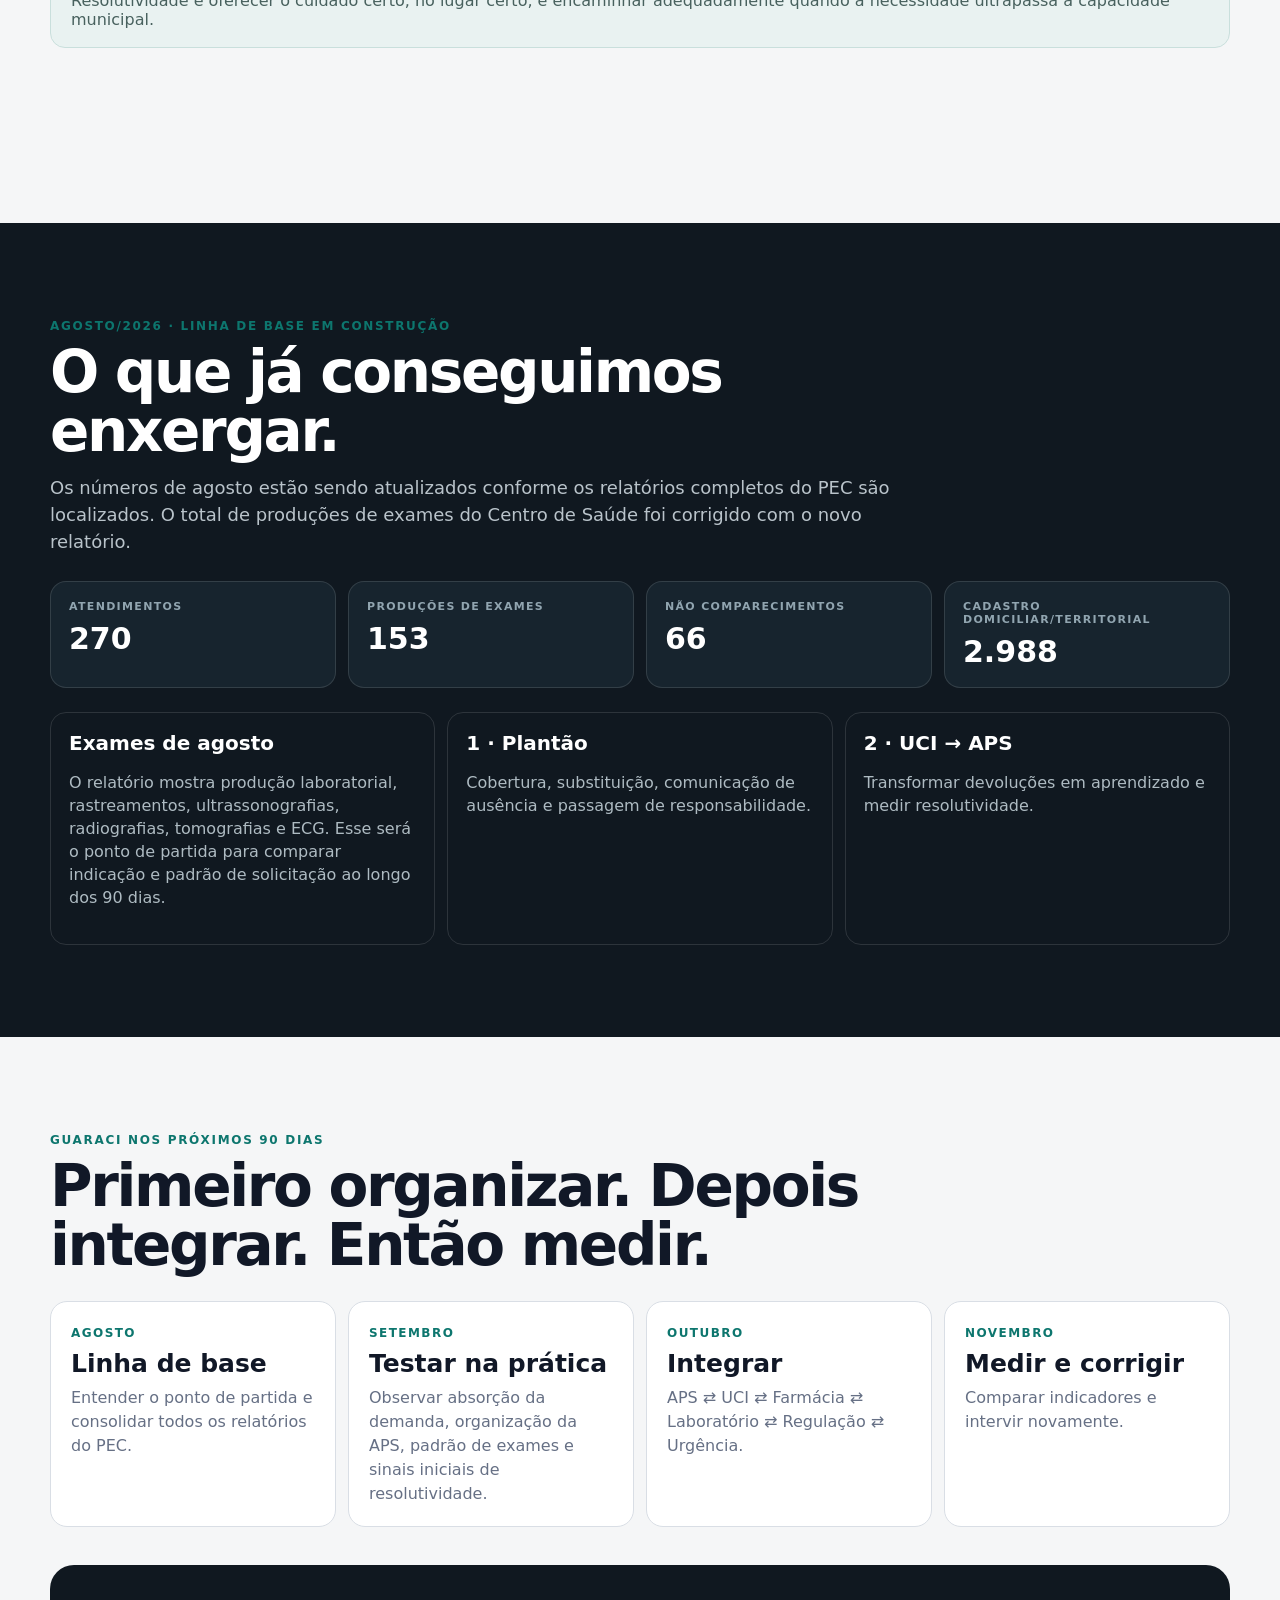
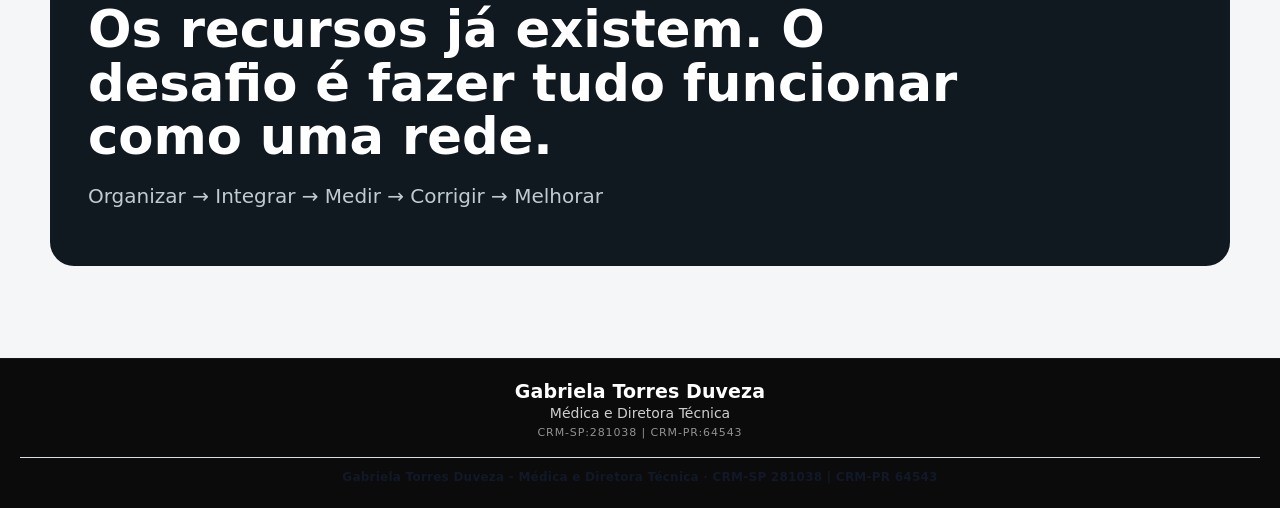
<file: apresentacao.html>
<!doctype html>
<html lang="pt-BR">
<head>
<meta charset="utf-8">
<meta name="viewport" content="width=device-width,initial-scale=1">
<title>Mundo Guaraci 3D | Saúde Resolutiva</title>
<meta name="description" content="Caminho do SUS em Guaraci — modelo assistencial, indicadores e evolução dos próximos 90 dias.">
<meta property="og:type" content="website">
<meta property="og:site_name" content="Mundo Guaraci 3D">
<meta property="og:title" content="Mundo Guaraci 3D — Saúde Resolutiva">
<meta property="og:description" content="Caminho do SUS em Guaraci • dados da APS • comparação de setembro • modelo assistencial em evolução.">
<meta property="og:url" content="https://dragabrielatorresduveza-hue.github.io/Gabriela-/apresentacao.html">
<meta name="twitter:card" content="summary">
<meta name="twitter:title" content="Mundo Guaraci 3D — Saúde Resolutiva">
<meta name="twitter:description" content="Caminho do SUS em Guaraci • dados da APS • comparação de setembro • modelo assistencial em evolução.">
<meta http-equiv="refresh" content="0;url=./">
<script>location.replace('./');</script>
</head>
<body style="font-family:system-ui;background:#07131b;color:white;display:grid;place-items:center;min-height:100vh;margin:0;text-align:center"><main><h1>Mundo Guaraci 3D</h1><p>Caminho do SUS · Saúde Resolutiva · 90 dias</p><p><a href="./" style="color:#67c9bd">Abrir apresentação</a></p></main></body>
</html>
</file>
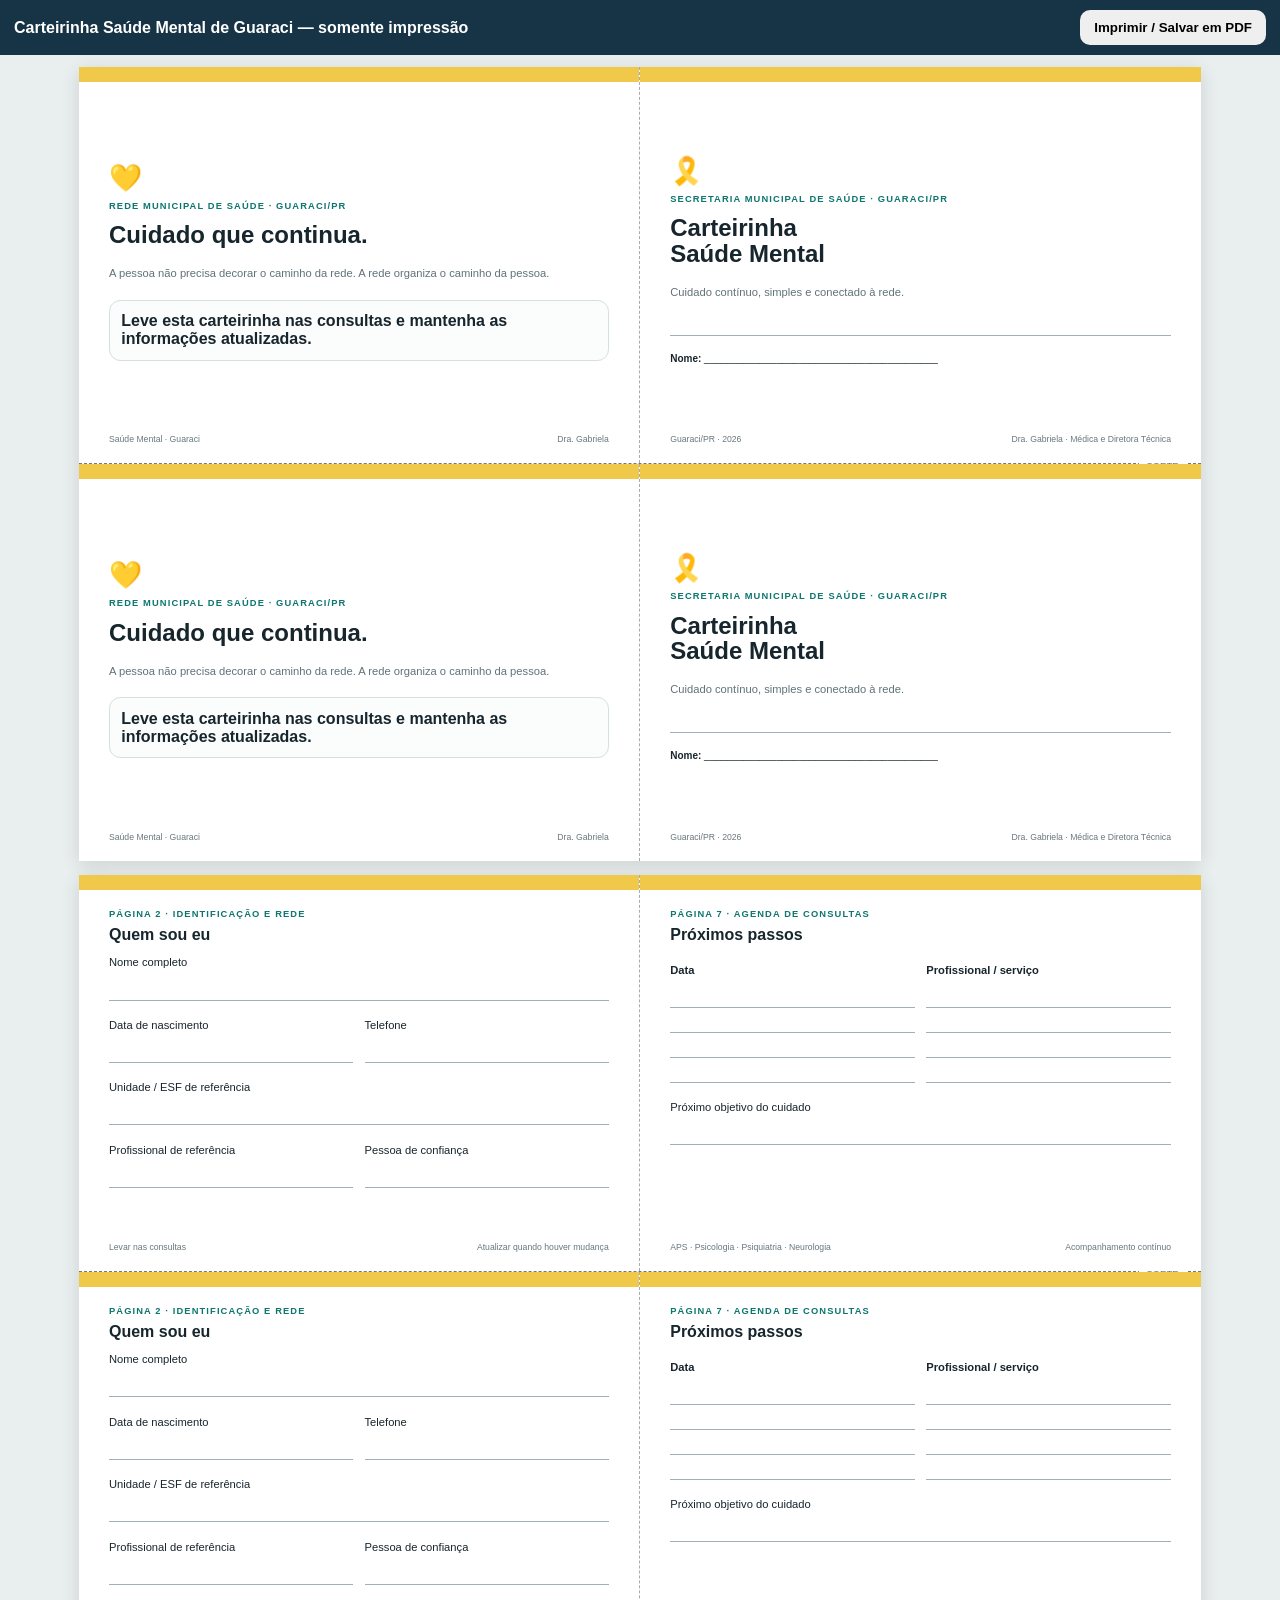
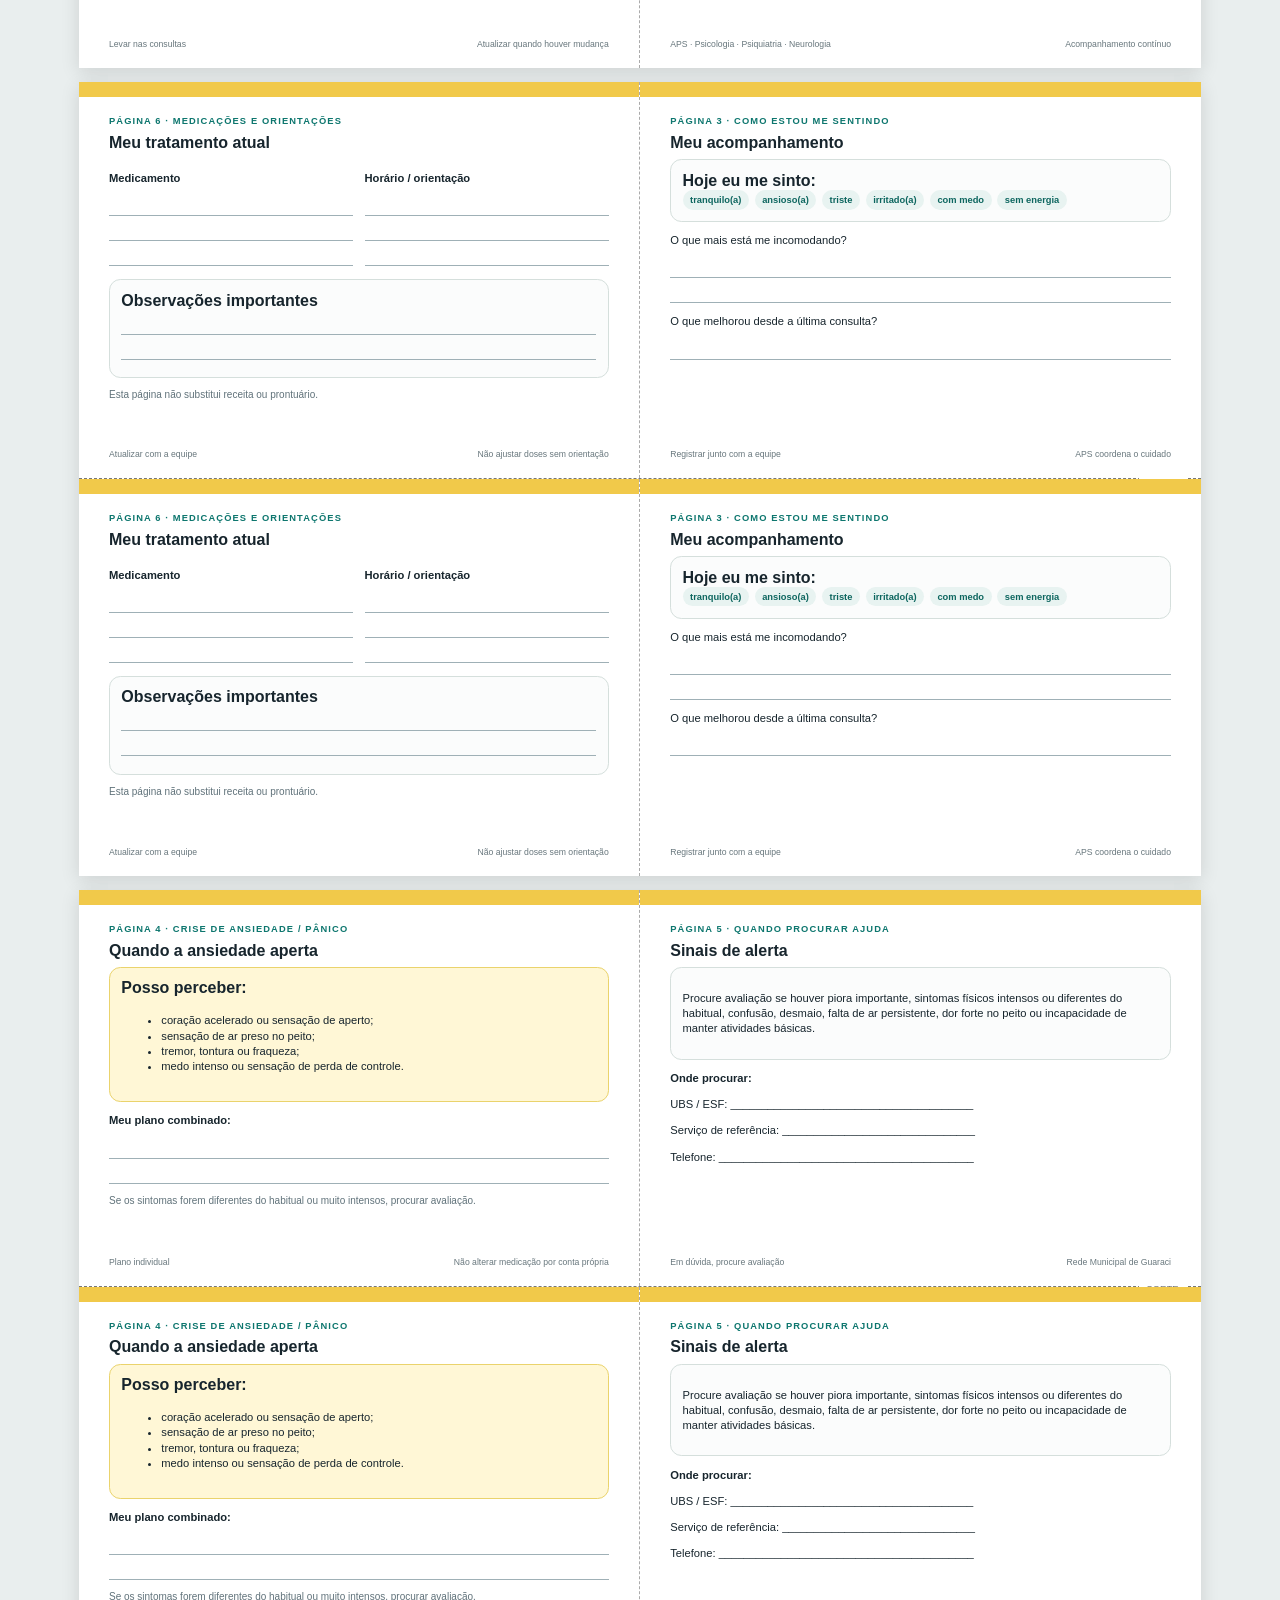
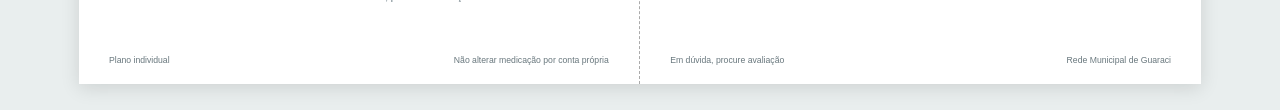
<file: carteirinha-saude-mental-impressao.html>
<!doctype html>
<html lang="pt-BR">
<head>
<meta charset="utf-8">
<meta name="viewport" content="width=device-width,initial-scale=1">
<title>Carteirinha Saúde Mental de Guaraci — Impressão</title>
<style>
@page{size:A4 landscape;margin:0}
*{box-sizing:border-box}
body{margin:0;font-family:Arial,Helvetica,sans-serif;background:#e9eeee;color:#17252d}
.toolbar{position:sticky;top:0;z-index:10;padding:10px 14px;background:#173447;color:#fff;display:flex;justify-content:space-between;align-items:center;gap:10px}
.toolbar button{border:0;border-radius:10px;padding:10px 14px;font-weight:700;cursor:pointer}
.wrap{padding:12px}
.sheet{width:297mm;height:210mm;margin:0 auto 14px;background:#fff;page-break-after:always;display:grid;grid-template-rows:1fr 1fr;overflow:hidden;box-shadow:0 4px 18px rgba(0,0,0,.12)}
.copy{display:grid;grid-template-columns:1fr 1fr;border-bottom:1px dashed #777;position:relative}
.copy:last-child{border-bottom:0}
.copy:after{content:"CORTE";position:absolute;right:4mm;bottom:-2.2mm;background:#fff;padding:0 2mm;font-size:7pt;color:#777}
.card{padding:7mm 8mm;border-right:1px dashed #aaa;position:relative;overflow:hidden}
.card:last-child{border-right:0}
.topline{height:4mm;background:#f1c94a;position:absolute;left:0;right:0;top:0}
.ribbon{font-size:20pt}
.eyebrow{font-size:7pt;letter-spacing:.12em;font-weight:700;color:#0d766e;margin-top:2mm}
h1{font-size:18pt;line-height:1.05;margin:3mm 0 2mm}
h2{font-size:12pt;margin:2mm 0}
p,li{font-size:8.4pt;line-height:1.35}
.muted{color:#60727a}
.field{border-bottom:1px solid #9fb0b6;min-height:5mm;margin:1.6mm 0}
.grid2{display:grid;grid-template-columns:1fr 1fr;gap:3mm}
.box{border:1px solid #d5dfdc;border-radius:3mm;padding:3mm;margin:2mm 0;background:#fbfcfc}
.chips{display:flex;flex-wrap:wrap;gap:1.5mm}
.chip{font-size:7pt;background:#e8f3f1;color:#0d665f;border-radius:999px;padding:1.3mm 2mm;font-weight:700}
.alert{background:#fff7d6;border:1px solid #ead36c;border-radius:3mm;padding:3mm}
.footer{position:absolute;left:8mm;right:8mm;bottom:5mm;display:flex;justify-content:space-between;font-size:6.5pt;color:#68777d}
.center{display:flex;flex-direction:column;justify-content:center;height:100%}
.small{font-size:7.5pt}
@media print{
 body{background:#fff}
 .toolbar{display:none}
 .wrap{padding:0}
 .sheet{margin:0;box-shadow:none}
}
</style>
</head>
<body>
<div class="toolbar">
  <strong>Carteirinha Saúde Mental de Guaraci — somente impressão</strong>
  <button onclick="window.print()">Imprimir / Salvar em PDF</button>
</div>
<div class="wrap" id="sheets"></div>
<script>
const pages={
1:`<div class="topline"></div><div class="center"><div class="ribbon">🎗️</div><div class="eyebrow">SECRETARIA MUNICIPAL DE SAÚDE · GUARACI/PR</div><h1>Carteirinha<br>Saúde Mental</h1><p class="muted">Cuidado contínuo, simples e conectado à rede.</p><div class="field"></div><p class="small"><b>Nome:</b> __________________________________________</p></div><div class="footer"><span>Guaraci/PR · 2026</span><span>Dra. Gabriela · Médica e Diretora Técnica</span></div>`,
2:`<div class="topline"></div><div class="eyebrow">PÁGINA 2 · IDENTIFICAÇÃO E REDE</div><h2>Quem sou eu</h2><p>Nome completo</p><div class="field"></div><div class="grid2"><div><p>Data de nascimento</p><div class="field"></div></div><div><p>Telefone</p><div class="field"></div></div></div><p>Unidade / ESF de referência</p><div class="field"></div><div class="grid2"><div><p>Profissional de referência</p><div class="field"></div></div><div><p>Pessoa de confiança</p><div class="field"></div></div></div><div class="footer"><span>Levar nas consultas</span><span>Atualizar quando houver mudança</span></div>`,
3:`<div class="topline"></div><div class="eyebrow">PÁGINA 3 · COMO ESTOU ME SENTINDO</div><h2>Meu acompanhamento</h2><div class="box"><b>Hoje eu me sinto:</b><div class="chips"><span class="chip">tranquilo(a)</span><span class="chip">ansioso(a)</span><span class="chip">triste</span><span class="chip">irritado(a)</span><span class="chip">com medo</span><span class="chip">sem energia</span></div></div><p>O que mais está me incomodando?</p><div class="field"></div><div class="field"></div><p>O que melhorou desde a última consulta?</p><div class="field"></div><div class="footer"><span>Registrar junto com a equipe</span><span>APS coordena o cuidado</span></div>`,
4:`<div class="topline"></div><div class="eyebrow">PÁGINA 4 · CRISE DE ANSIEDADE / PÂNICO</div><h2>Quando a ansiedade aperta</h2><div class="alert"><b>Posso perceber:</b><ul><li>coração acelerado ou sensação de aperto;</li><li>sensação de ar preso no peito;</li><li>tremor, tontura ou fraqueza;</li><li>medo intenso ou sensação de perda de controle.</li></ul></div><p><b>Meu plano combinado:</b></p><div class="field"></div><div class="field"></div><p class="small muted">Se os sintomas forem diferentes do habitual ou muito intensos, procurar avaliação.</p><div class="footer"><span>Plano individual</span><span>Não alterar medicação por conta própria</span></div>`,
5:`<div class="topline"></div><div class="eyebrow">PÁGINA 5 · QUANDO PROCURAR AJUDA</div><h2>Sinais de alerta</h2><div class="box"><p>Procure avaliação se houver piora importante, sintomas físicos intensos ou diferentes do habitual, confusão, desmaio, falta de ar persistente, dor forte no peito ou incapacidade de manter atividades básicas.</p></div><p><b>Onde procurar:</b></p><p>UBS / ESF: _______________________________________</p><p>Serviço de referência: _______________________________</p><p>Telefone: _________________________________________</p><div class="footer"><span>Em dúvida, procure avaliação</span><span>Rede Municipal de Guaraci</span></div>`,
6:`<div class="topline"></div><div class="eyebrow">PÁGINA 6 · MEDICAÇÕES E ORIENTAÇÕES</div><h2>Meu tratamento atual</h2><div class="grid2"><div><p><b>Medicamento</b></p><div class="field"></div><div class="field"></div><div class="field"></div></div><div><p><b>Horário / orientação</b></p><div class="field"></div><div class="field"></div><div class="field"></div></div></div><div class="box"><b>Observações importantes</b><div class="field"></div><div class="field"></div></div><p class="small muted">Esta página não substitui receita ou prontuário.</p><div class="footer"><span>Atualizar com a equipe</span><span>Não ajustar doses sem orientação</span></div>`,
7:`<div class="topline"></div><div class="eyebrow">PÁGINA 7 · AGENDA DE CONSULTAS</div><h2>Próximos passos</h2><div class="grid2"><div><p><b>Data</b></p><div class="field"></div><div class="field"></div><div class="field"></div><div class="field"></div></div><div><p><b>Profissional / serviço</b></p><div class="field"></div><div class="field"></div><div class="field"></div><div class="field"></div></div></div><p>Próximo objetivo do cuidado</p><div class="field"></div><div class="footer"><span>APS · Psicologia · Psiquiatria · Neurologia</span><span>Acompanhamento contínuo</span></div>`,
8:`<div class="topline"></div><div class="center"><div class="ribbon">💛</div><div class="eyebrow">REDE MUNICIPAL DE SAÚDE · GUARACI/PR</div><h1>Cuidado que continua.</h1><p class="muted">A pessoa não precisa decorar o caminho da rede. A rede organiza o caminho da pessoa.</p><div class="box"><b>Leve esta carteirinha nas consultas e mantenha as informações atualizadas.</b></div></div><div class="footer"><span>Saúde Mental · Guaraci</span><span>Dra. Gabriela</span></div>`
};
const imposition=[[8,1],[2,7],[6,3],[4,5]];
const labels=["Folha 1 · frente","Folha 1 · verso","Folha 2 · frente","Folha 2 · verso"];
const sheets=document.getElementById("sheets");
imposition.forEach((pair,i)=>{
 const s=document.createElement("section"); s.className="sheet";
 for(let copy=0;copy<2;copy++){
   const row=document.createElement("div");row.className="copy";
   pair.forEach(n=>{const c=document.createElement("article");c.className="card";c.innerHTML=pages[n];row.appendChild(c)});
   s.appendChild(row);
 }
 s.dataset.label=labels[i]; sheets.appendChild(s);
});
</script>
</body>
</html>
</file>
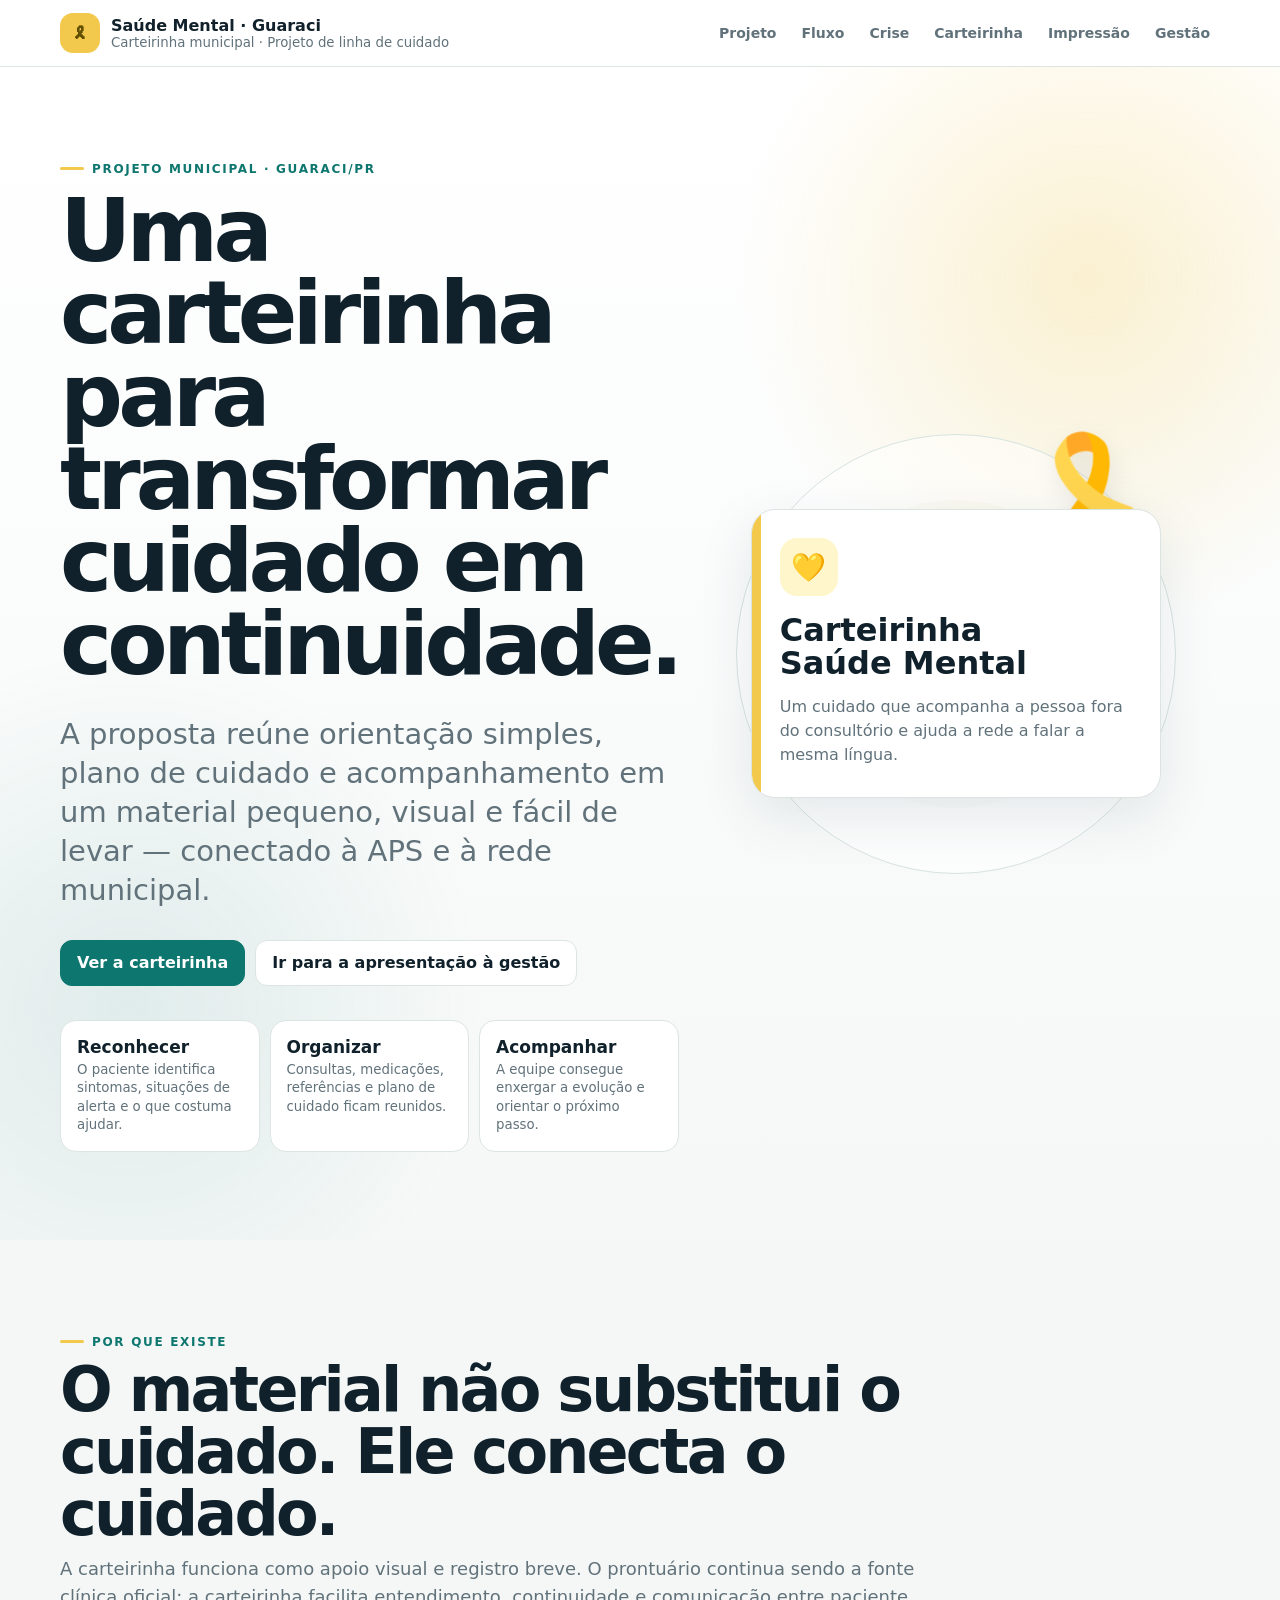
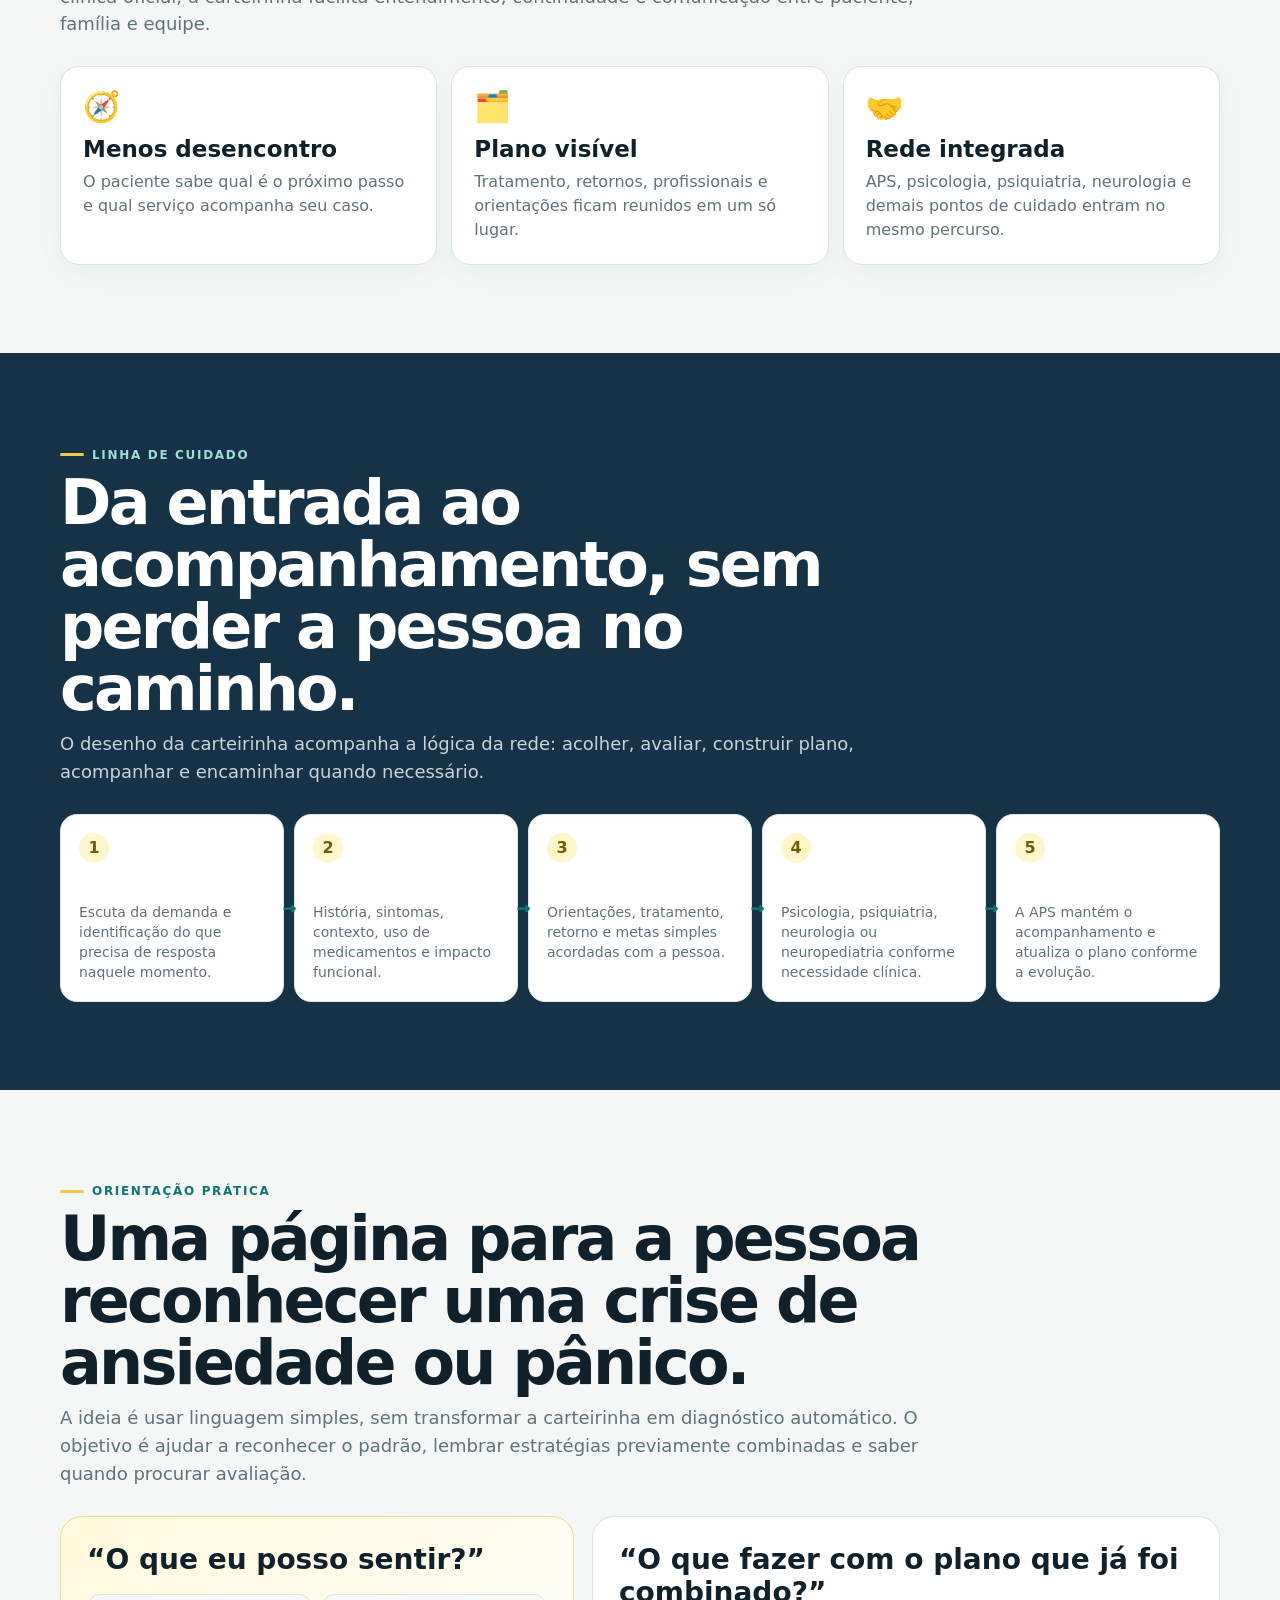
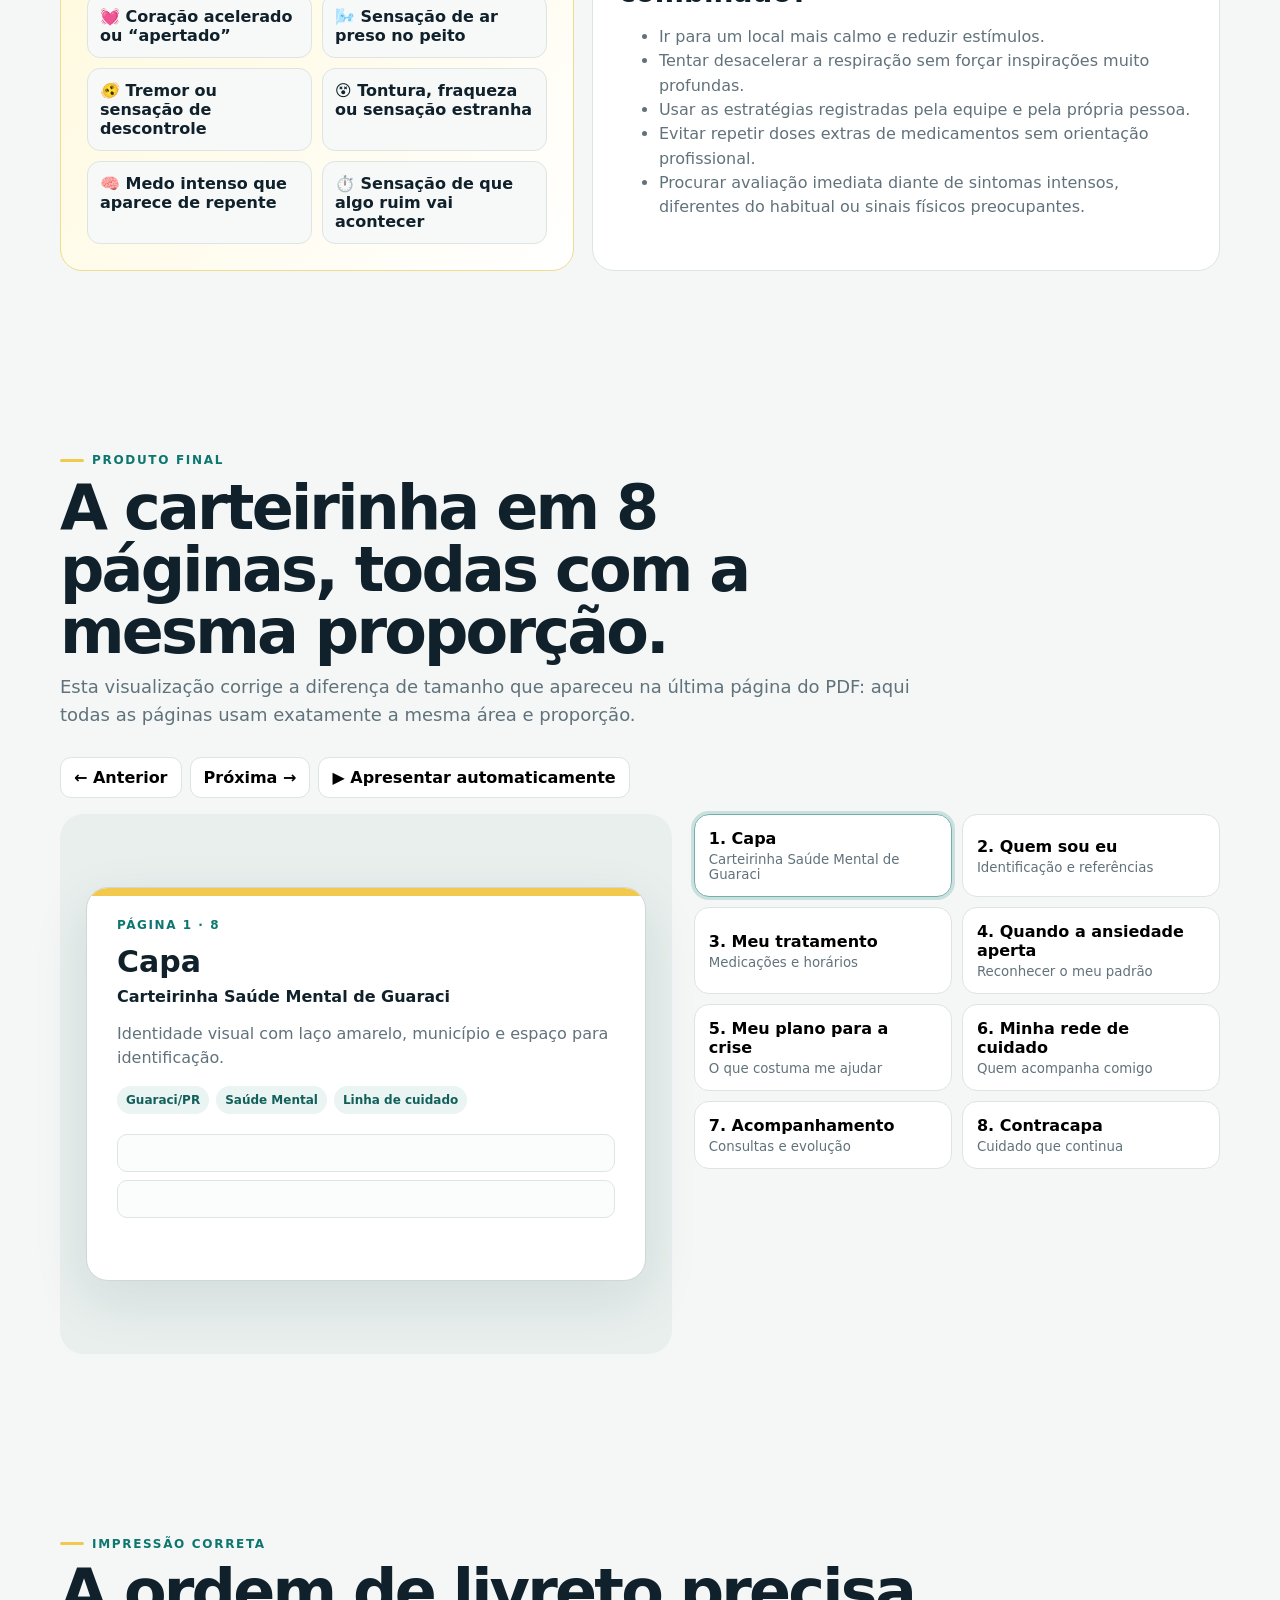
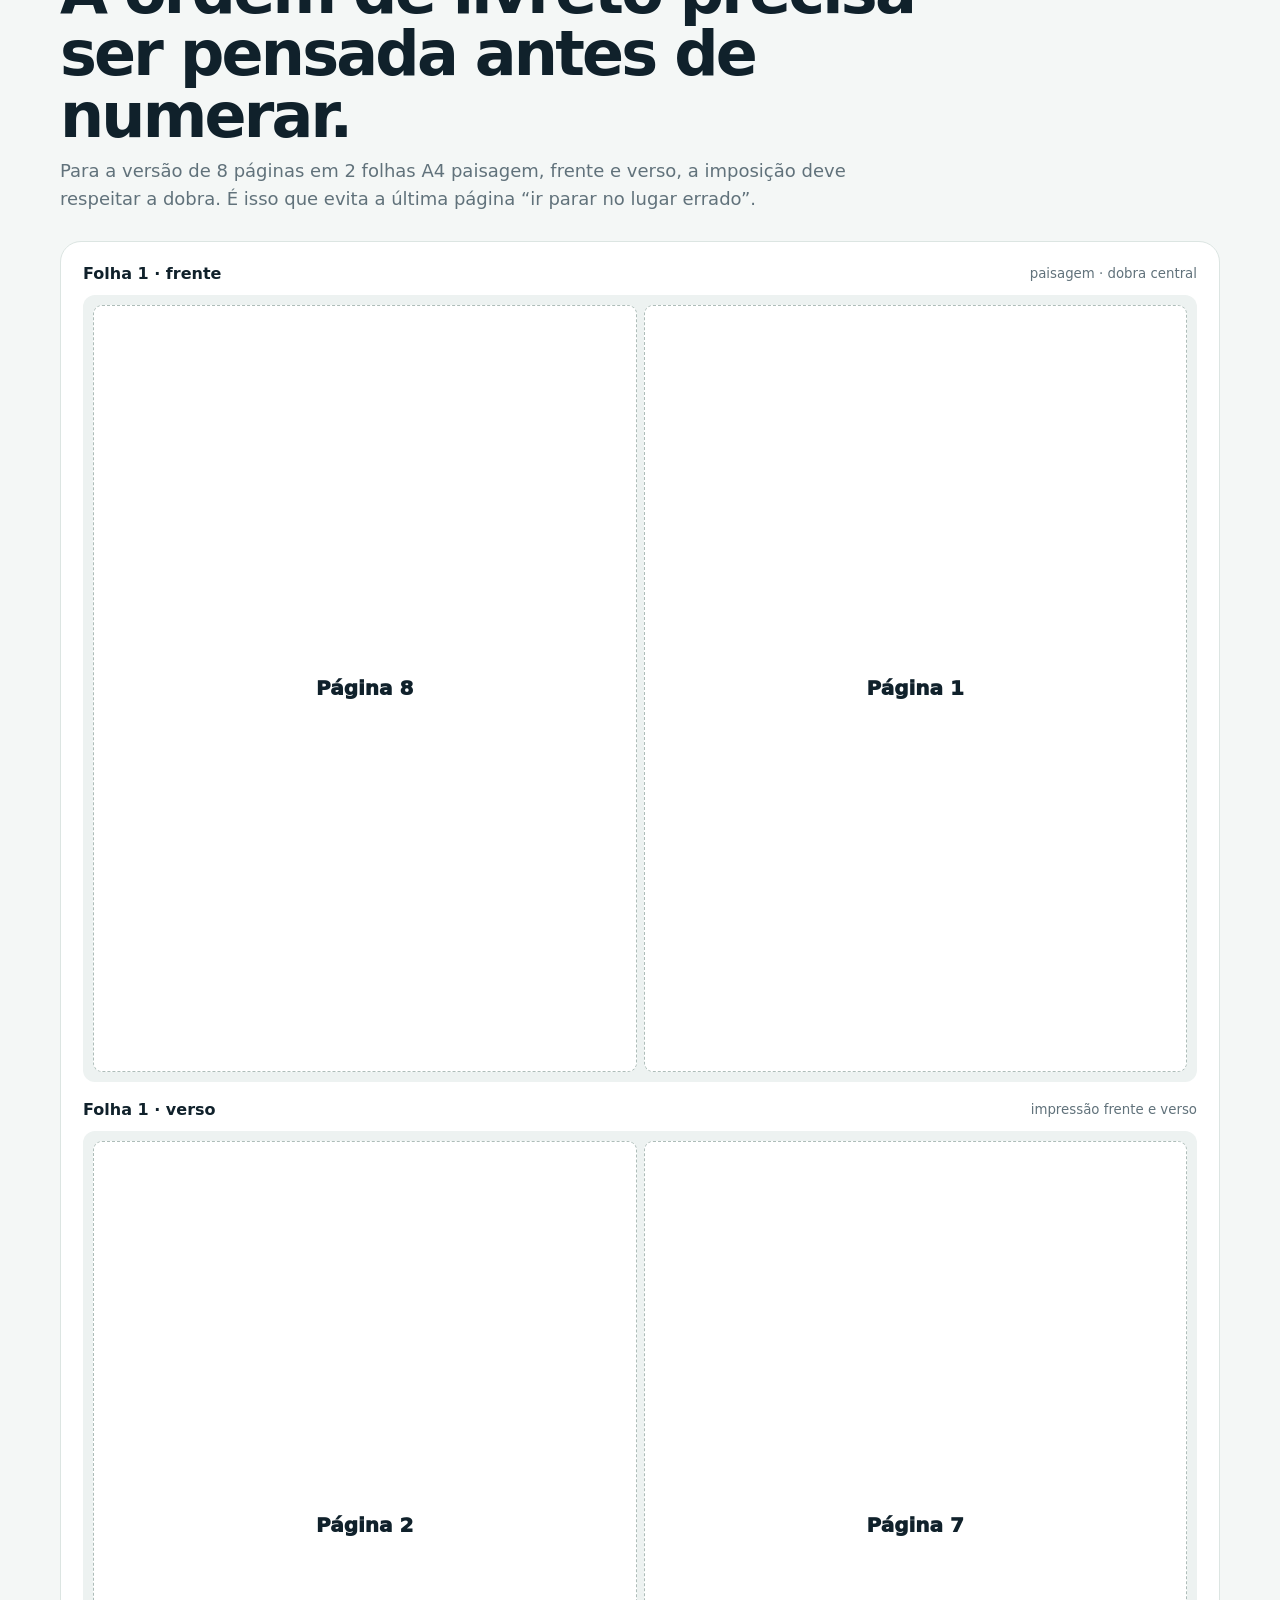
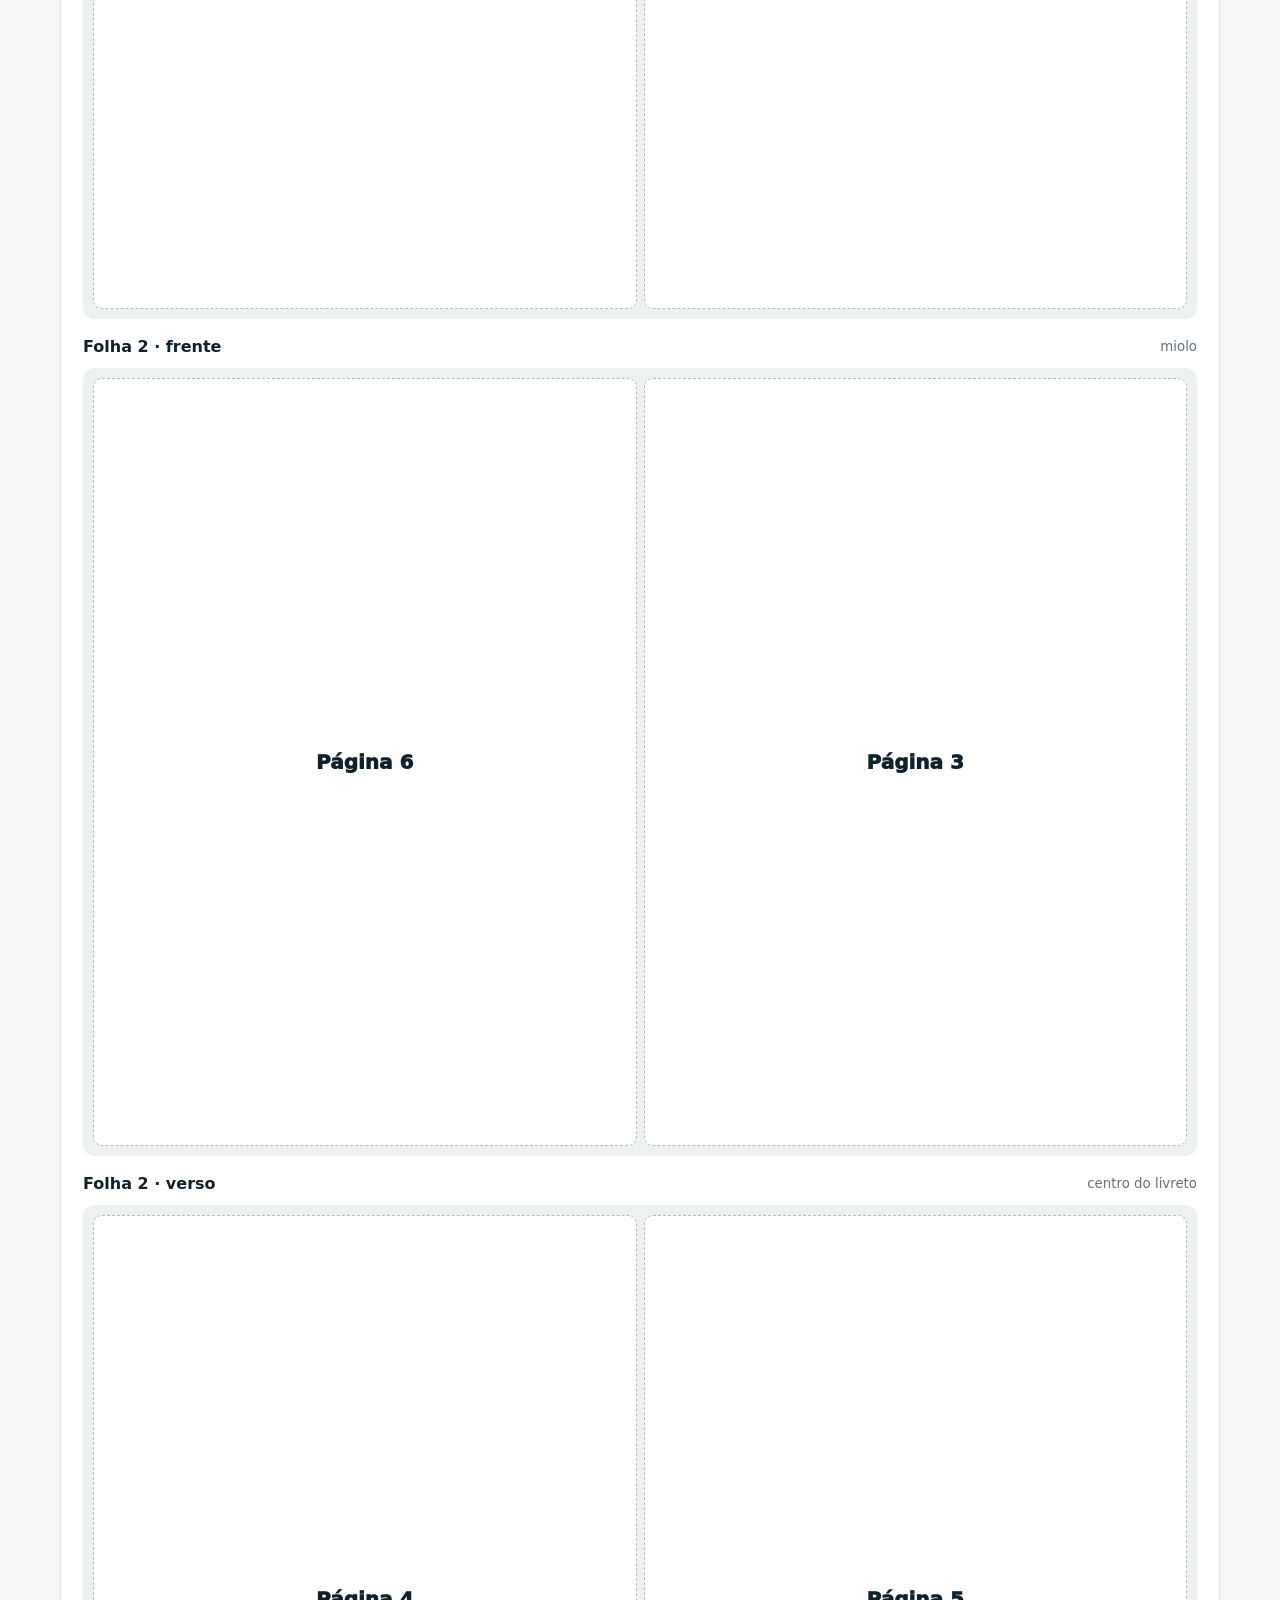
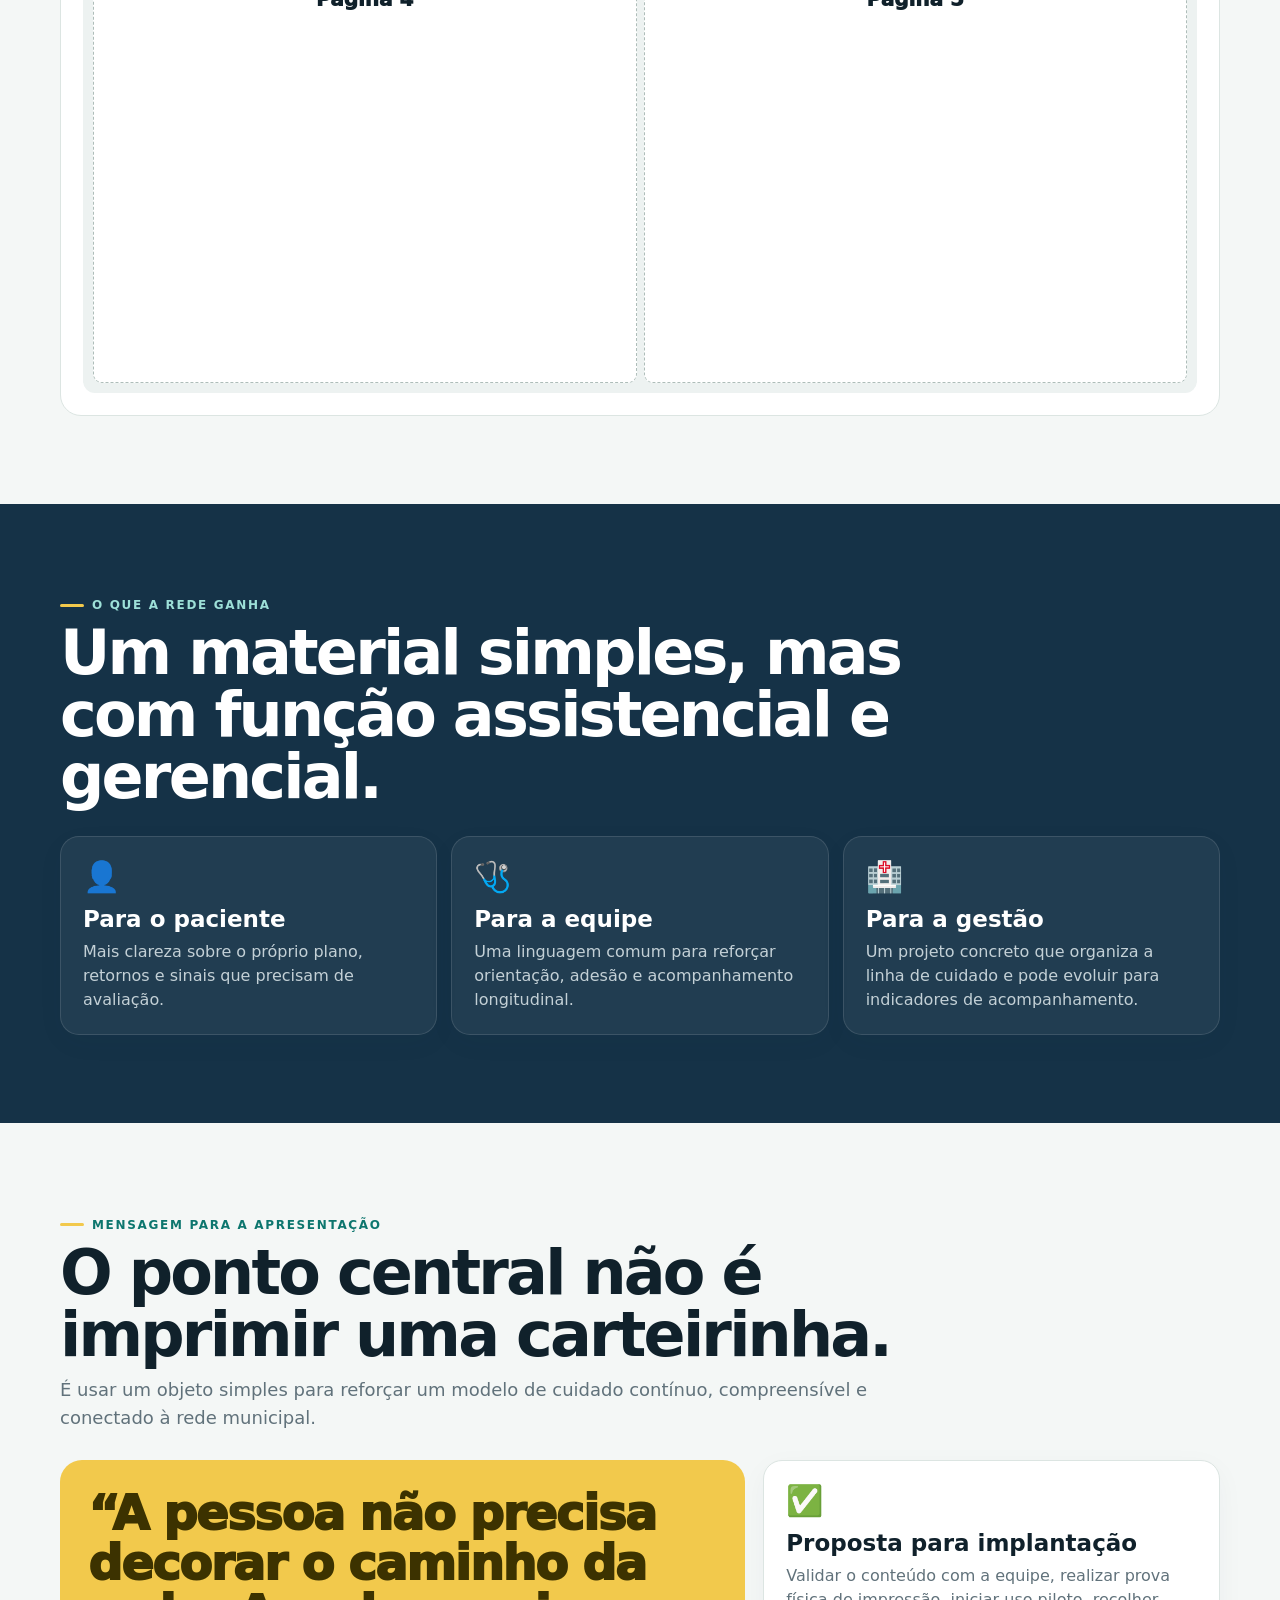
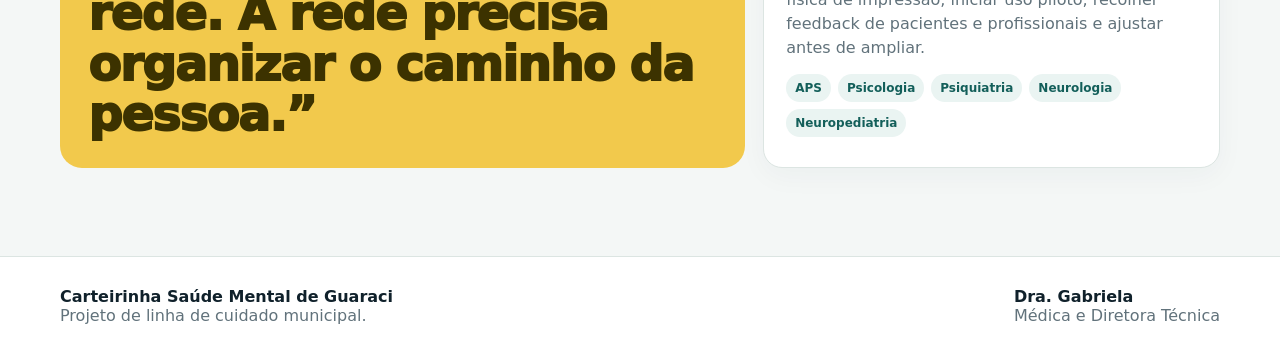
<file: carteirinha-saude-mental.html>
<!doctype html>
<html lang="pt-BR">
<head>
  <meta charset="utf-8" />
  <meta name="viewport" content="width=device-width, initial-scale=1" />
  <title>Carteirinha Saúde Mental de Guaraci</title>
  <meta name="description" content="Apresentação institucional da Carteirinha Municipal de Saúde Mental de Guaraci/PR." />
  <style>
    :root{
      --ink:#10212b;--muted:#61727b;--paper:#ffffff;--bg:#f4f7f6;--line:#dce5e2;
      --teal:#0d766e;--teal2:#135f5a;--yellow:#f2c94c;--yellow2:#fff6cc;--navy:#153247;
      --soft:#eaf4f2;--rose:#f6eeee;--shadow:0 18px 55px rgba(19,50,71,.10)
    }
    *{box-sizing:border-box}
    html{scroll-behavior:smooth}
    body{margin:0;font-family:Inter,ui-sans-serif,system-ui,-apple-system,BlinkMacSystemFont,"Segoe UI",sans-serif;background:var(--bg);color:var(--ink)}
    button,a{font:inherit}
    a{text-decoration:none;color:inherit}
    .topbar{position:sticky;top:0;z-index:50;display:flex;align-items:center;justify-content:space-between;gap:16px;padding:13px max(18px,calc((100% - 1160px)/2));background:rgba(255,255,255,.94);backdrop-filter:blur(14px);border-bottom:1px solid var(--line)}
    .brand{display:flex;align-items:center;gap:11px}
    .mark{width:40px;height:40px;border-radius:13px;background:var(--yellow);display:grid;place-items:center;font-weight:950;color:#614f00}
    .brand strong,.brand small{display:block}.brand small{color:var(--muted)}
    nav{display:flex;gap:5px;flex-wrap:wrap;justify-content:flex-end}
    nav a{padding:8px 10px;border-radius:10px;color:var(--muted);font-size:14px;font-weight:750}
    nav a:hover{background:#eef3f2;color:var(--ink)}
    .section{padding:88px max(20px,calc((100% - 1160px)/2));scroll-margin-top:70px}
    .hero{min-height:82vh;display:grid;grid-template-columns:1.08fr .92fr;gap:52px;align-items:center;background:
      radial-gradient(circle at 85% 18%,rgba(242,201,76,.25),transparent 24%),
      radial-gradient(circle at 10% 80%,rgba(13,118,110,.10),transparent 24%),linear-gradient(180deg,#fff,#f5f8f7)}
    .kicker{display:inline-flex;align-items:center;gap:8px;font-size:12px;letter-spacing:.14em;font-weight:900;color:var(--teal)}
    .kicker::before{content:"";width:24px;height:3px;border-radius:99px;background:var(--yellow)}
    h1{font-size:clamp(46px,7vw,88px);line-height:.94;letter-spacing:-.055em;margin:14px 0 18px;max-width:850px}
    .lead{font-size:clamp(20px,2.4vw,29px);line-height:1.35;color:var(--muted);max-width:760px}
    .hero-actions{display:flex;gap:10px;flex-wrap:wrap;margin-top:28px}
    .btn{min-height:46px;padding:0 16px;border-radius:12px;border:1px solid var(--line);display:inline-flex;align-items:center;justify-content:center;font-weight:850;cursor:pointer;background:#fff}
    .btn.primary{background:var(--teal);color:white;border-color:var(--teal)}
    .promise{display:grid;grid-template-columns:repeat(3,1fr);gap:10px;margin-top:34px}
    .promise article{background:#fff;border:1px solid var(--line);border-radius:16px;padding:16px}
    .promise b{display:block;font-size:17px}.promise small{display:block;color:var(--muted);line-height:1.4;margin-top:4px}
    .hero-card-wrap{position:relative;min-height:530px;display:grid;place-items:center}
    .halo{position:absolute;width:440px;height:440px;border-radius:50%;border:1px solid #d8e4e1;box-shadow:inset 0 0 0 65px rgba(255,255,255,.45)}
    .ribbon{position:absolute;top:40px;right:8%;font-size:92px;transform:rotate(-12deg);filter:drop-shadow(0 10px 12px rgba(0,0,0,.08))}
    .mini-card{width:min(410px,88vw);aspect-ratio:1.42;background:#fff;border:1px solid #dce4e2;border-radius:24px;box-shadow:var(--shadow);padding:28px;position:relative;z-index:2;overflow:hidden}
    .mini-card:before{content:"";position:absolute;left:0;top:0;bottom:0;width:9px;background:var(--yellow)}
    .mini-card .seal{width:58px;height:58px;border-radius:17px;background:var(--yellow2);display:grid;place-items:center;font-size:28px;margin-bottom:18px}
    .mini-card h3{font-size:32px;line-height:1.02;margin:0}.mini-card p{color:var(--muted);line-height:1.5}
    .mini-card .city{margin-top:35px;font-size:12px;letter-spacing:.12em;font-weight:900;color:var(--teal)}
    .head{max-width:860px;margin-bottom:28px}.head h2{font-size:clamp(36px,5vw,62px);letter-spacing:-.045em;line-height:1;margin:10px 0}.head p{font-size:18px;line-height:1.55;color:var(--muted);margin:0}
    .dark{background:var(--navy);color:#fff}.dark .head p{color:#c8d4da}.dark .kicker{color:#9de0d8}
    .problem-grid,.benefit-grid,.care-grid{display:grid;grid-template-columns:repeat(3,1fr);gap:14px}
    .tile{background:#fff;border:1px solid var(--line);border-radius:19px;padding:22px;box-shadow:0 8px 28px rgba(19,50,71,.04)}
    .tile .icon{font-size:30px;margin-bottom:12px}.tile h3{font-size:23px;margin:0 0 8px}.tile p{color:var(--muted);line-height:1.5;margin:0}
    .dark .tile{background:rgba(255,255,255,.055);border-color:rgba(255,255,255,.12)}.dark .tile p{color:#c3d0d6}
    .journey{display:grid;grid-template-columns:repeat(5,1fr);gap:10px;align-items:stretch}
    .step{background:#fff;border:1px solid var(--line);border-radius:17px;padding:18px;position:relative}
    .step span{display:inline-grid;place-items:center;width:30px;height:30px;border-radius:50%;background:var(--yellow2);font-weight:900;color:#725d00}
    .step h3{font-size:18px;margin:12px 0 6px}.step p{font-size:14px;color:var(--muted);line-height:1.45;margin:0}
    .step:not(:last-child)::after{content:"→";position:absolute;right:-13px;top:50%;transform:translateY(-50%);z-index:3;color:var(--teal);font-weight:950}
    .panic{display:grid;grid-template-columns:.9fr 1.1fr;gap:18px;align-items:stretch}
    .panic-panel{background:#fff;border:1px solid var(--line);border-radius:22px;padding:26px}
    .panic-panel.yellow{background:linear-gradient(135deg,#fff9dc,#fff);border-color:#efdc8f}
    .symptoms{display:grid;grid-template-columns:repeat(2,1fr);gap:10px;margin-top:18px}
    .symptom{background:#f7f9f8;border:1px solid var(--line);border-radius:13px;padding:12px;font-weight:760}
    .panic-panel h3{font-size:28px;margin:0 0 8px}.panic-panel p,.panic-panel li{color:var(--muted);line-height:1.52}
    .booklet-toolbar{display:flex;gap:8px;flex-wrap:wrap;margin-bottom:16px}
    .booklet-toolbar button{padding:10px 13px;border-radius:11px;border:1px solid var(--line);background:white;font-weight:800;cursor:pointer}
    .booklet-toolbar button.active{background:var(--teal);border-color:var(--teal);color:white}
    .book-stage{display:grid;grid-template-columns:1fr .86fr;gap:22px;align-items:start}
    .page-view{background:#e8efed;border-radius:24px;padding:26px;min-height:540px;display:grid;place-items:center}
    .card-page{width:min(560px,100%);aspect-ratio:1.42;background:#fff;border-radius:22px;border:1px solid #ced9d6;box-shadow:var(--shadow);padding:30px;position:relative;overflow:hidden}
    .card-page:before{content:"";position:absolute;top:0;left:0;right:0;height:8px;background:var(--yellow)}
    .page-number{font-size:12px;letter-spacing:.13em;font-weight:900;color:var(--teal)}
    .card-page h3{font-size:30px;margin:12px 0 8px}.card-page p{color:var(--muted);line-height:1.5}
    .lines{display:grid;gap:8px;margin-top:20px}.line{height:38px;border:1px solid #dce5e2;border-radius:10px;background:#fbfcfc}
    .chips{display:flex;gap:7px;flex-wrap:wrap;margin-top:14px}.chip{padding:7px 9px;border-radius:999px;background:var(--soft);font-size:12px;font-weight:850;color:var(--teal2)}
    .page-index{display:grid;grid-template-columns:repeat(2,1fr);gap:10px}
    .page-button{border:1px solid var(--line);border-radius:15px;background:#fff;padding:14px;text-align:left;cursor:pointer}
    .page-button strong,.page-button small{display:block}.page-button small{color:var(--muted);margin-top:4px}.page-button.active{outline:3px solid rgba(13,118,110,.18);border-color:#72b0aa}
    .print-layout{margin-top:28px;background:#fff;border:1px solid var(--line);border-radius:21px;padding:22px}
    .sheet{display:grid;grid-template-columns:1fr 1fr;gap:7px;aspect-ratio:1.414;background:#edf2f1;border-radius:12px;padding:10px;margin-top:12px}
    .panel{background:white;border:1px dashed #aebdb9;border-radius:9px;display:grid;place-items:center;text-align:center;font-weight:950;font-size:20px}
    .sheet-label{display:flex;justify-content:space-between;gap:12px;align-items:center}.sheet-label small{color:var(--muted)}
    .management{display:grid;grid-template-columns:1.2fr .8fr;gap:18px}
    .quote{background:var(--yellow);color:#3c3200;border-radius:22px;padding:28px;font-size:clamp(27px,3.8vw,48px);font-weight:950;line-height:1.05;letter-spacing:-.03em}
    .management .tile{height:100%}
    .footer{padding:30px max(20px,calc((100% - 1160px)/2));border-top:1px solid var(--line);background:#fff;display:flex;justify-content:space-between;gap:18px;flex-wrap:wrap;color:var(--muted)}
    .footer strong{color:var(--ink)}
    @media(max-width:920px){nav{display:none}.hero,.panic,.book-stage,.management{grid-template-columns:1fr}.problem-grid,.benefit-grid,.care-grid{grid-template-columns:1fr 1fr}.journey{grid-template-columns:1fr 1fr}.step:not(:last-child)::after{display:none}.hero-card-wrap{min-height:450px}.promise{grid-template-columns:1fr}}
    @media(max-width:580px){.section{padding:68px 18px}.problem-grid,.benefit-grid,.care-grid,.journey,.symptoms,.page-index{grid-template-columns:1fr}.hero{min-height:auto}.halo{width:320px;height:320px}.ribbon{font-size:70px}.mini-card{padding:22px}.card-page{padding:22px}.sheet .panel{font-size:16px}.brand small{display:none}}
    @media print{.topbar,.hero-actions,.booklet-toolbar{display:none}.section{padding:32px 18px;break-inside:avoid}.hero{min-height:auto}.footer{padding:20px}}
  </style>
</head>
<body>
  <header class="topbar">
    <div class="brand"><div class="mark">🎗</div><div><strong>Saúde Mental · Guaraci</strong><small>Carteirinha municipal · Projeto de linha de cuidado</small></div></div>
    <nav><a href="#projeto">Projeto</a><a href="#fluxo">Fluxo</a><a href="#crise">Crise</a><a href="#carteirinha">Carteirinha</a><a href="#impressao">Impressão</a><a href="#gestao">Gestão</a></nav>
  </header>

  <main>
    <section class="section hero" id="projeto">
      <div>
        <span class="kicker">PROJETO MUNICIPAL · GUARACI/PR</span>
        <h1>Uma carteirinha para transformar cuidado em continuidade.</h1>
        <p class="lead">A proposta reúne orientação simples, plano de cuidado e acompanhamento em um material pequeno, visual e fácil de levar — conectado à APS e à rede municipal.</p>
        <div class="hero-actions"><a class="btn primary" href="#carteirinha">Ver a carteirinha</a><a class="btn" href="#gestao">Ir para a apresentação à gestão</a></div>
        <div class="promise">
          <article><b>Reconhecer</b><small>O paciente identifica sintomas, situações de alerta e o que costuma ajudar.</small></article>
          <article><b>Organizar</b><small>Consultas, medicações, referências e plano de cuidado ficam reunidos.</small></article>
          <article><b>Acompanhar</b><small>A equipe consegue enxergar a evolução e orientar o próximo passo.</small></article>
        </div>
      </div>
      <div class="hero-card-wrap">
        <div class="halo"></div><div class="ribbon">🎗️</div>
        <article class="mini-card"><div class="seal">💛</div><h3>Carteirinha<br>Saúde Mental</h3><p>Um cuidado que acompanha a pessoa fora do consultório e ajuda a rede a falar a mesma língua.</p><div class="city">GUARACI · PARANÁ</div></article>
      </div>
    </section>

    <section class="section">
      <div class="head"><span class="kicker">POR QUE EXISTE</span><h2>O material não substitui o cuidado. Ele conecta o cuidado.</h2><p>A carteirinha funciona como apoio visual e registro breve. O prontuário continua sendo a fonte clínica oficial; a carteirinha facilita entendimento, continuidade e comunicação entre paciente, família e equipe.</p></div>
      <div class="problem-grid">
        <article class="tile"><div class="icon">🧭</div><h3>Menos desencontro</h3><p>O paciente sabe qual é o próximo passo e qual serviço acompanha seu caso.</p></article>
        <article class="tile"><div class="icon">🗂️</div><h3>Plano visível</h3><p>Tratamento, retornos, profissionais e orientações ficam reunidos em um só lugar.</p></article>
        <article class="tile"><div class="icon">🤝</div><h3>Rede integrada</h3><p>APS, psicologia, psiquiatria, neurologia e demais pontos de cuidado entram no mesmo percurso.</p></article>
      </div>
    </section>

    <section class="section dark" id="fluxo">
      <div class="head"><span class="kicker">LINHA DE CUIDADO</span><h2>Da entrada ao acompanhamento, sem perder a pessoa no caminho.</h2><p>O desenho da carteirinha acompanha a lógica da rede: acolher, avaliar, construir plano, acompanhar e encaminhar quando necessário.</p></div>
      <div class="journey">
        <article class="step"><span>1</span><h3>Acolhimento</h3><p>Escuta da demanda e identificação do que precisa de resposta naquele momento.</p></article>
        <article class="step"><span>2</span><h3>Avaliação na APS</h3><p>História, sintomas, contexto, uso de medicamentos e impacto funcional.</p></article>
        <article class="step"><span>3</span><h3>Plano de cuidado</h3><p>Orientações, tratamento, retorno e metas simples acordadas com a pessoa.</p></article>
        <article class="step"><span>4</span><h3>Rede de apoio</h3><p>Psicologia, psiquiatria, neurologia ou neuropediatria conforme necessidade clínica.</p></article>
        <article class="step"><span>5</span><h3>Reavaliação</h3><p>A APS mantém o acompanhamento e atualiza o plano conforme a evolução.</p></article>
      </div>
    </section>

    <section class="section" id="crise">
      <div class="head"><span class="kicker">ORIENTAÇÃO PRÁTICA</span><h2>Uma página para a pessoa reconhecer uma crise de ansiedade ou pânico.</h2><p>A ideia é usar linguagem simples, sem transformar a carteirinha em diagnóstico automático. O objetivo é ajudar a reconhecer o padrão, lembrar estratégias previamente combinadas e saber quando procurar avaliação.</p></div>
      <div class="panic">
        <article class="panic-panel yellow"><h3>“O que eu posso sentir?”</h3><div class="symptoms"><div class="symptom">💓 Coração acelerado ou “apertado”</div><div class="symptom">🌬️ Sensação de ar preso no peito</div><div class="symptom">🫨 Tremor ou sensação de descontrole</div><div class="symptom">😵 Tontura, fraqueza ou sensação estranha</div><div class="symptom">🧠 Medo intenso que aparece de repente</div><div class="symptom">⏱️ Sensação de que algo ruim vai acontecer</div></div></article>
        <article class="panic-panel"><h3>“O que fazer com o plano que já foi combinado?”</h3><ul><li>Ir para um local mais calmo e reduzir estímulos.</li><li>Tentar desacelerar a respiração sem forçar inspirações muito profundas.</li><li>Usar as estratégias registradas pela equipe e pela própria pessoa.</li><li>Evitar repetir doses extras de medicamentos sem orientação profissional.</li><li>Procurar avaliação imediata diante de sintomas intensos, diferentes do habitual ou sinais físicos preocupantes.</li></ul></article>
      </div>
    </section>

    <section class="section" id="carteirinha">
      <div class="head"><span class="kicker">PRODUTO FINAL</span><h2>A carteirinha em 8 páginas, todas com a mesma proporção.</h2><p>Esta visualização corrige a diferença de tamanho que apareceu na última página do PDF: aqui todas as páginas usam exatamente a mesma área e proporção.</p></div>
      <div class="booklet-toolbar"><button id="prevPage">← Anterior</button><button id="nextPage">Próxima →</button><button id="autoPage">▶ Apresentar automaticamente</button></div>
      <div class="book-stage">
        <div class="page-view"><article class="card-page" id="cardPage"></article></div>
        <div class="page-index" id="pageIndex"></div>
      </div>
    </section>

    <section class="section" id="impressao">
      <div class="head"><span class="kicker">IMPRESSÃO CORRETA</span><h2>A ordem de livreto precisa ser pensada antes de numerar.</h2><p>Para a versão de 8 páginas em 2 folhas A4 paisagem, frente e verso, a imposição deve respeitar a dobra. É isso que evita a última página “ir parar no lugar errado”.</p></div>
      <div class="print-layout">
        <div class="sheet-label"><strong>Folha 1 · frente</strong><small>paisagem · dobra central</small></div><div class="sheet"><div class="panel">Página 8</div><div class="panel">Página 1</div></div>
        <div class="sheet-label" style="margin-top:18px"><strong>Folha 1 · verso</strong><small>impressão frente e verso</small></div><div class="sheet"><div class="panel">Página 2</div><div class="panel">Página 7</div></div>
        <div class="sheet-label" style="margin-top:18px"><strong>Folha 2 · frente</strong><small>miolo</small></div><div class="sheet"><div class="panel">Página 6</div><div class="panel">Página 3</div></div>
        <div class="sheet-label" style="margin-top:18px"><strong>Folha 2 · verso</strong><small>centro do livreto</small></div><div class="sheet"><div class="panel">Página 4</div><div class="panel">Página 5</div></div>
      </div>
    </section>

    <section class="section dark">
      <div class="head"><span class="kicker">O QUE A REDE GANHA</span><h2>Um material simples, mas com função assistencial e gerencial.</h2></div>
      <div class="benefit-grid">
        <article class="tile"><div class="icon">👤</div><h3>Para o paciente</h3><p>Mais clareza sobre o próprio plano, retornos e sinais que precisam de avaliação.</p></article>
        <article class="tile"><div class="icon">🩺</div><h3>Para a equipe</h3><p>Uma linguagem comum para reforçar orientação, adesão e acompanhamento longitudinal.</p></article>
        <article class="tile"><div class="icon">🏥</div><h3>Para a gestão</h3><p>Um projeto concreto que organiza a linha de cuidado e pode evoluir para indicadores de acompanhamento.</p></article>
      </div>
    </section>

    <section class="section" id="gestao">
      <div class="head"><span class="kicker">MENSAGEM PARA A APRESENTAÇÃO</span><h2>O ponto central não é imprimir uma carteirinha.</h2><p>É usar um objeto simples para reforçar um modelo de cuidado contínuo, compreensível e conectado à rede municipal.</p></div>
      <div class="management">
        <div class="quote">“A pessoa não precisa decorar o caminho da rede. A rede precisa organizar o caminho da pessoa.”</div>
        <article class="tile"><div class="icon">✅</div><h3>Proposta para implantação</h3><p>Validar o conteúdo com a equipe, realizar prova física de impressão, iniciar uso piloto, recolher feedback de pacientes e profissionais e ajustar antes de ampliar.</p><div class="chips"><span class="chip">APS</span><span class="chip">Psicologia</span><span class="chip">Psiquiatria</span><span class="chip">Neurologia</span><span class="chip">Neuropediatria</span></div></article>
      </div>
    </section>
  </main>

  <footer class="footer"><div><strong>Carteirinha Saúde Mental de Guaraci</strong><br><span>Projeto de linha de cuidado municipal.</span></div><div><strong>Dra. Gabriela</strong><br><span>Médica e Diretora Técnica</span></div></footer>

  <script>
    const pages = [
      {title:"Capa", subtitle:"Carteirinha Saúde Mental de Guaraci", body:"Identidade visual com laço amarelo, município e espaço para identificação.", chips:["Guaraci/PR","Saúde Mental","Linha de cuidado"], lines:2},
      {title:"Quem sou eu", subtitle:"Identificação e referências", body:"Dados essenciais, contatos importantes e serviço de acompanhamento.", chips:["Identificação","Contato","Unidade"], lines:4},
      {title:"Meu tratamento", subtitle:"Medicações e horários", body:"Registro simples do esquema vigente, sem substituir a prescrição ou o prontuário.", chips:["Medicamento","Horário","Observação"], lines:4},
      {title:"Quando a ansiedade aperta", subtitle:"Reconhecer o meu padrão", body:"Sintomas que costumam aparecer e sinais que ajudam a pessoa a perceber o início de uma crise.", chips:["Coração acelerado","Ar preso","Tremor","Medo intenso"], lines:2},
      {title:"Meu plano para a crise", subtitle:"O que costuma me ajudar", body:"Estratégias previamente combinadas com a equipe e espaço para personalização.", chips:["Lugar calmo","Respiração mais lenta","Pessoa de confiança"], lines:3},
      {title:"Minha rede de cuidado", subtitle:"Quem acompanha comigo", body:"APS como coordenadora e acesso aos demais pontos de cuidado conforme necessidade clínica.", chips:["APS","Psicologia","Psiquiatria","Neurologia"], lines:2},
      {title:"Acompanhamento", subtitle:"Consultas e evolução", body:"Espaço curto para datas, profissional e próximo passo acordado.", chips:["Data","Profissional","Próximo retorno"], lines:4},
      {title:"Contracapa", subtitle:"Cuidado que continua", body:"Orientações finais, identificação municipal e autoria. Mesma medida e proporção das demais páginas.", chips:["Guaraci","Rede municipal","Dra. Gabriela"], lines:2}
    ];
    let current=0, timer=null;
    const card=document.getElementById("cardPage"), index=document.getElementById("pageIndex");
    function render(){
      const p=pages[current];
      card.innerHTML='<div class="page-number">PÁGINA '+(current+1)+' · 8</div><h3>'+p.title+'</h3><strong>'+p.subtitle+'</strong><p>'+p.body+'</p><div class="chips">'+p.chips.map(c=>'<span class="chip">'+c+'</span>').join("")+'</div><div class="lines">'+Array.from({length:p.lines},()=>'<div class="line"></div>').join("")+'</div>';
      index.innerHTML=pages.map((x,i)=>'<button class="page-button '+(i===current?'active':'')+'" data-page="'+i+'"><strong>'+(i+1)+'. '+x.title+'</strong><small>'+x.subtitle+'</small></button>').join("");
      index.querySelectorAll("[data-page]").forEach(b=>b.onclick=()=>{current=Number(b.dataset.page);render()});
    }
    document.getElementById("prevPage").onclick=()=>{current=(current+7)%8;render()};
    document.getElementById("nextPage").onclick=()=>{current=(current+1)%8;render()};
    document.getElementById("autoPage").onclick=function(){
      if(timer){clearInterval(timer);timer=null;this.textContent="▶ Apresentar automaticamente";this.classList.remove("active");return}
      this.textContent="■ Parar apresentação";this.classList.add("active");timer=setInterval(()=>{current=(current+1)%8;render()},2200)
    };
    render();
  </script>
</body>
</html>
<!-- republish: 2026-09-22 -->
</file>
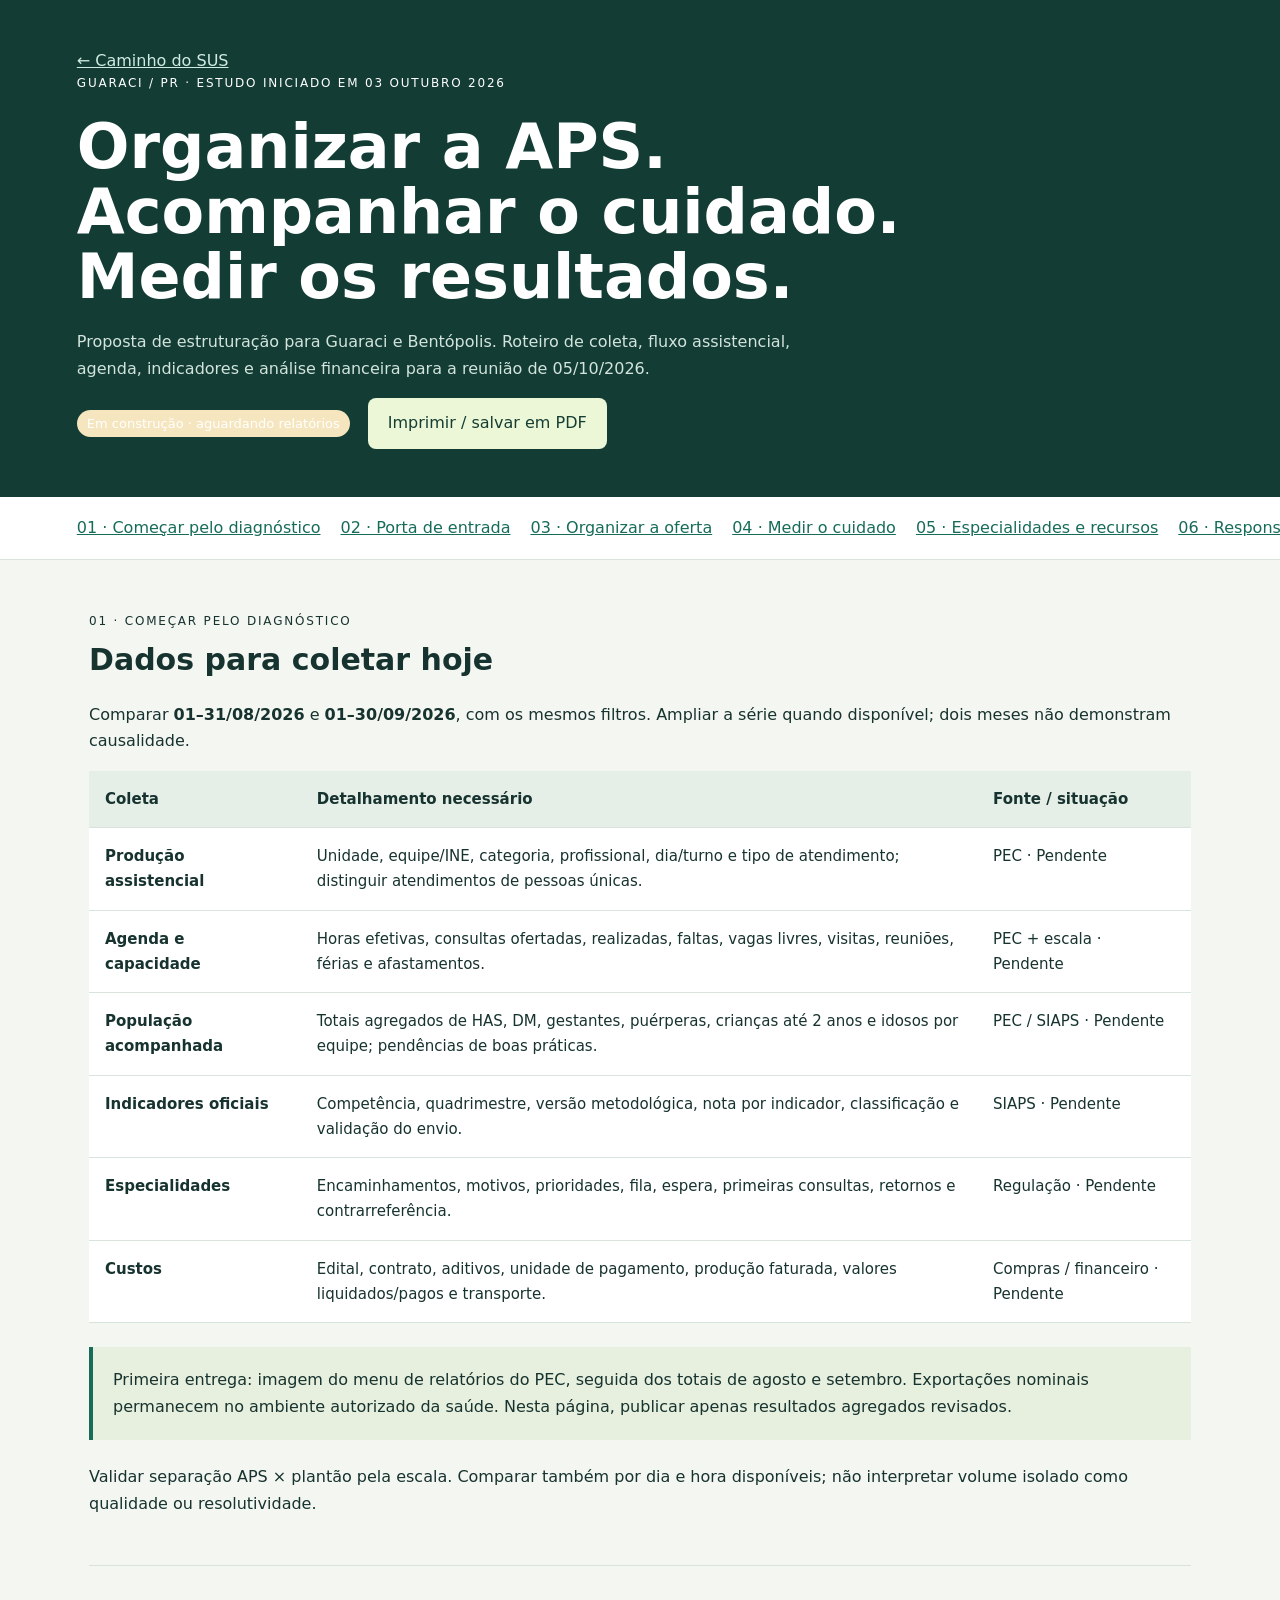
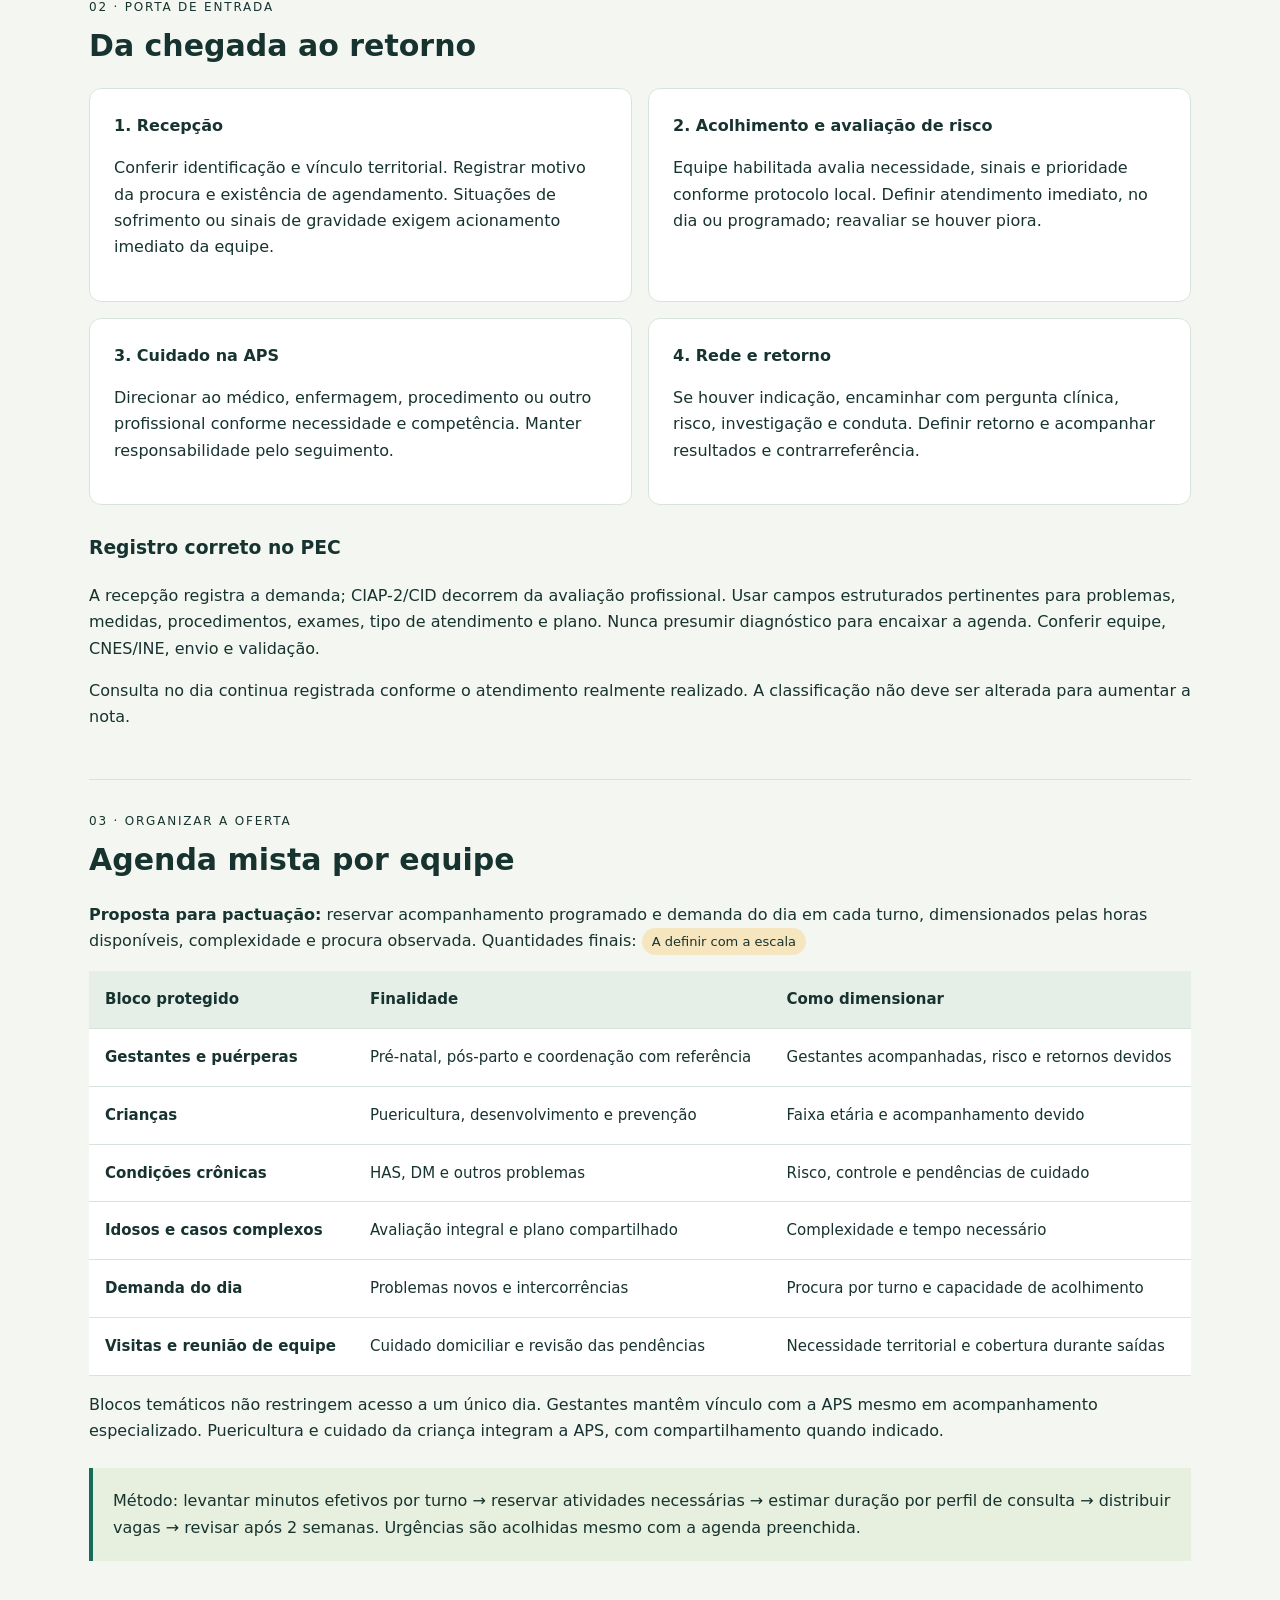
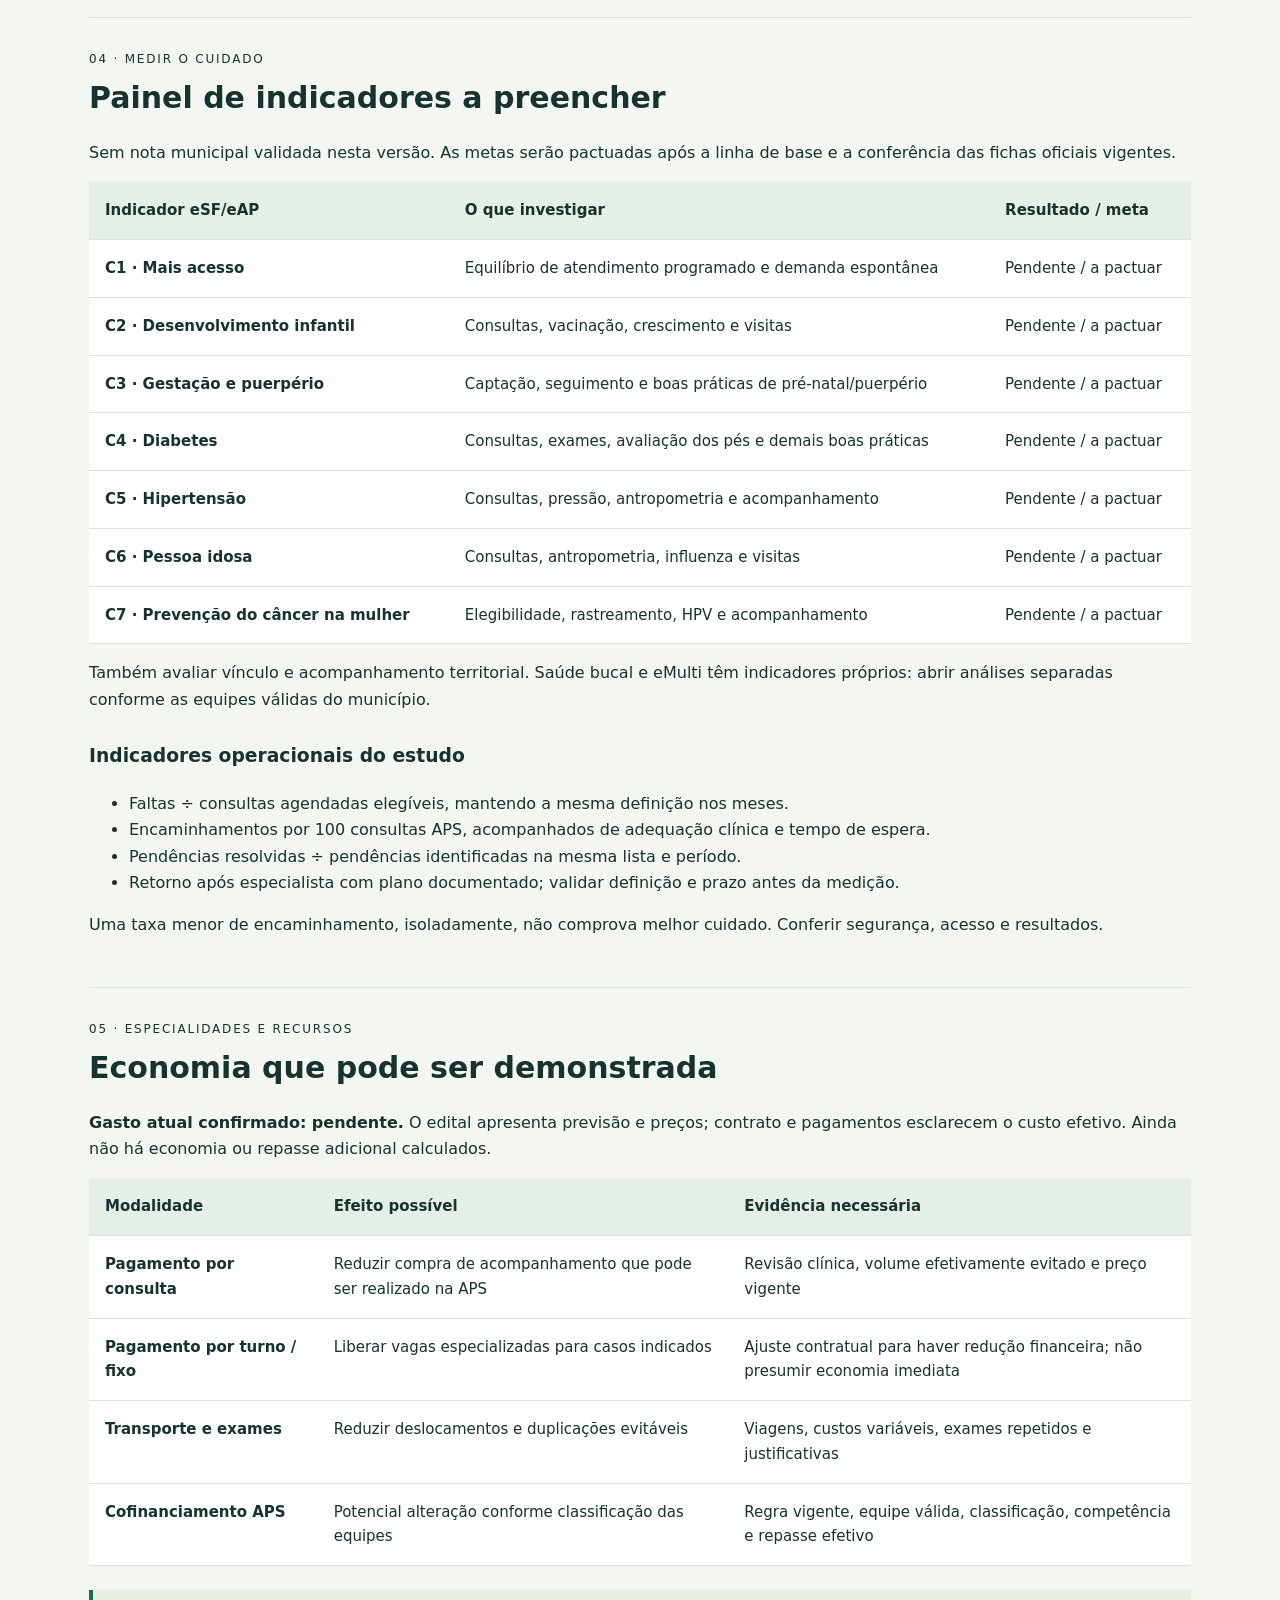
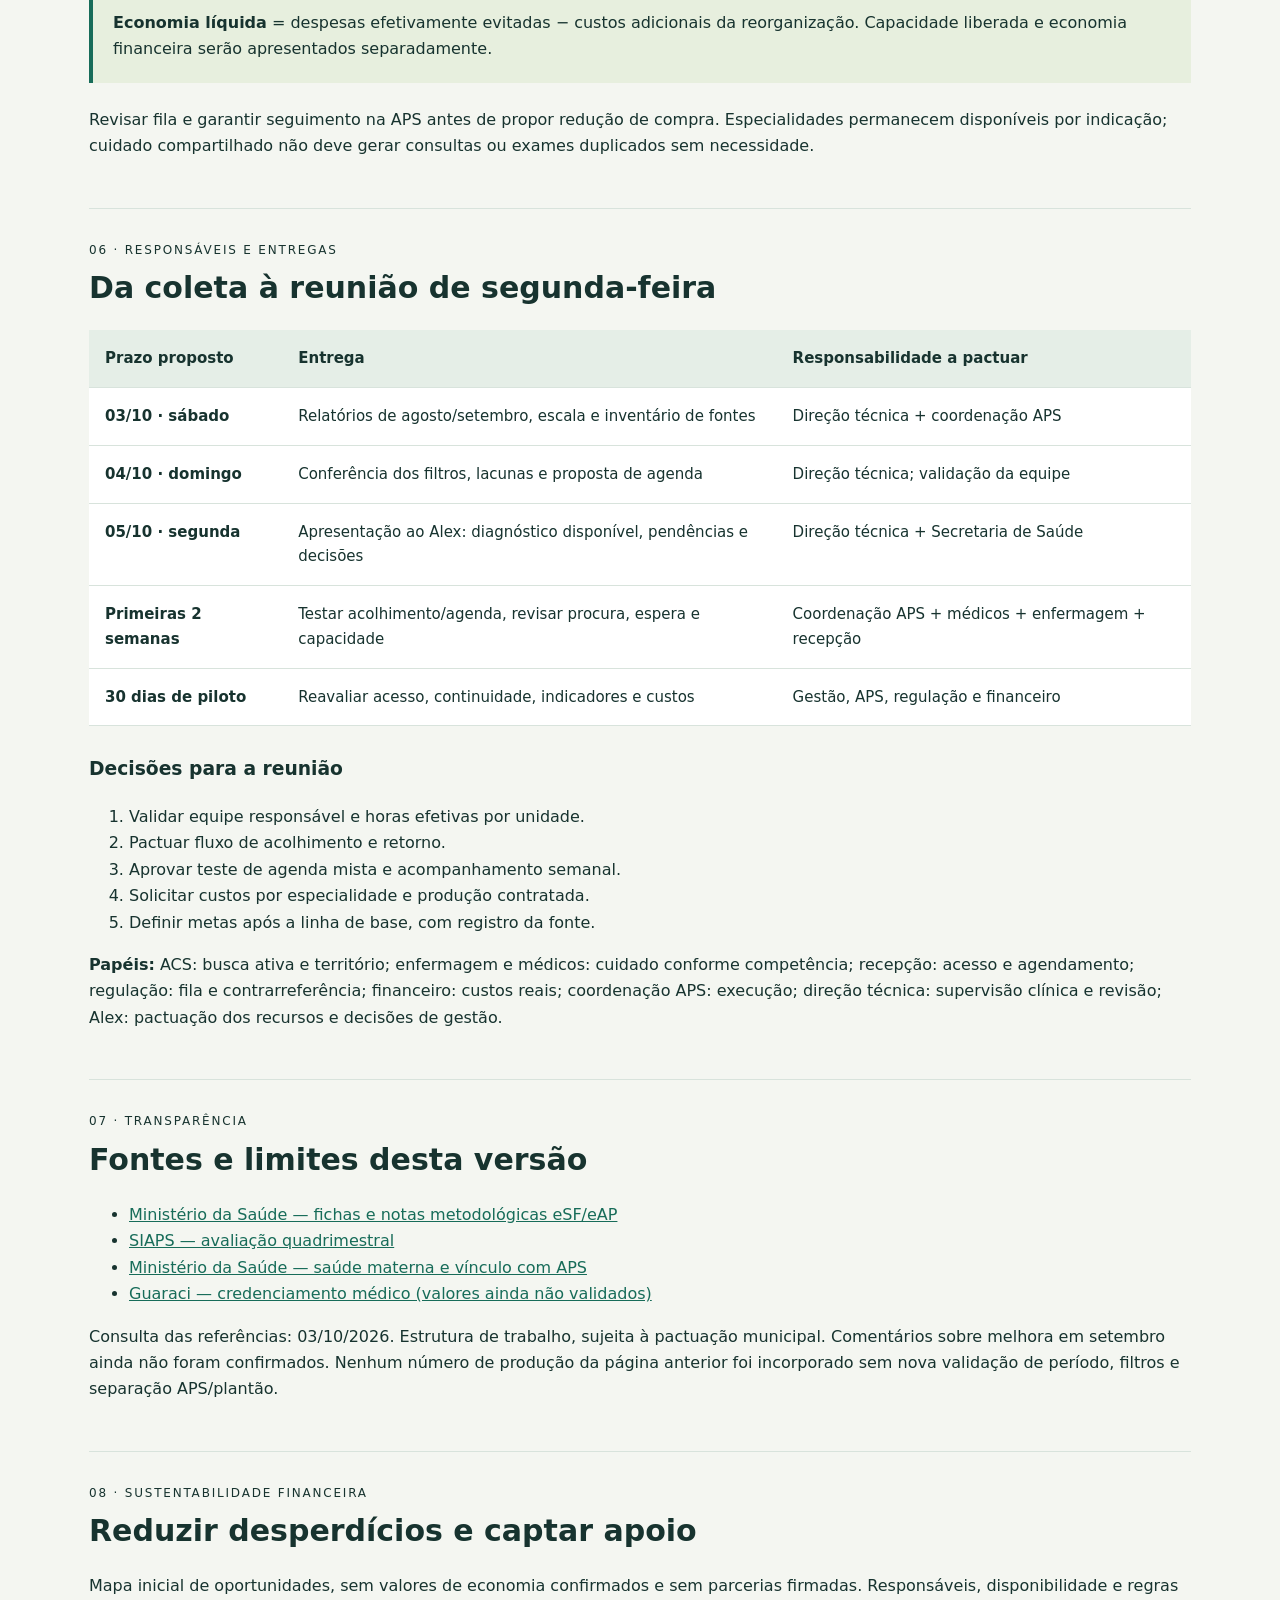
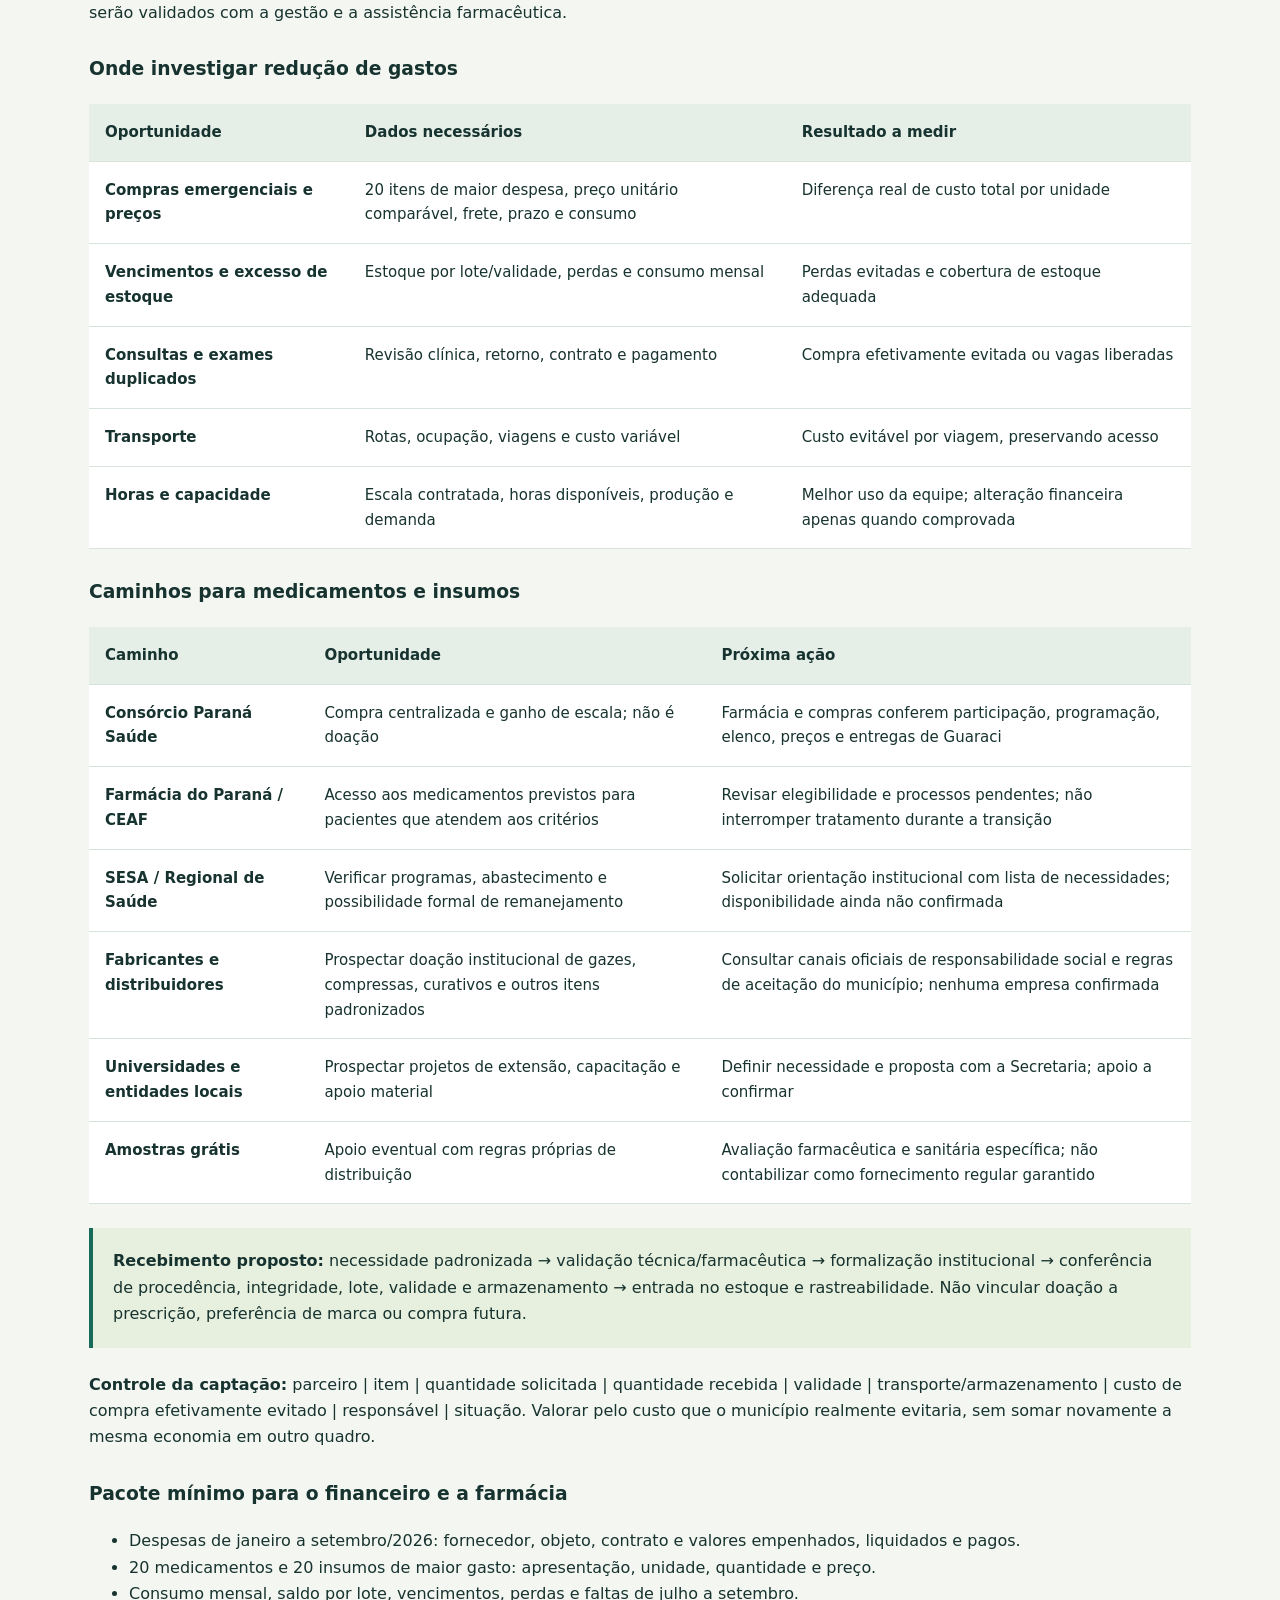
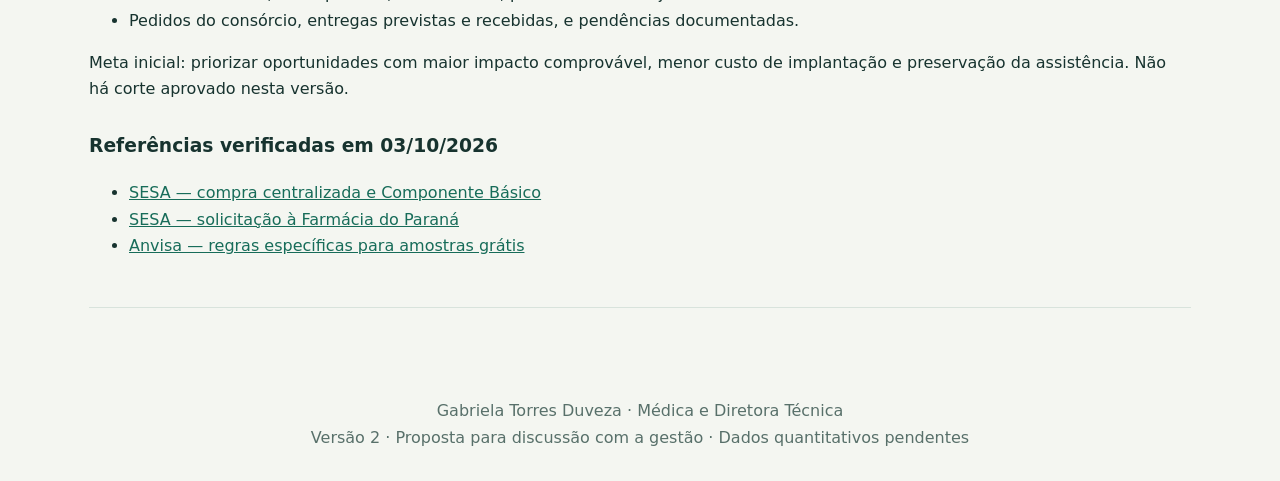
<file: estudo-aps.html>
<!doctype html><html lang="pt-BR"><head><meta charset="utf-8"><meta name="viewport" content="width=device-width,initial-scale=1"><meta name="robots" content="noindex,nofollow"><title>Estudo da APS · Guaraci</title><style>
:root{--ink:#17332f;--green:#176c59;--muted:#58706a;--line:#d8e3dc}*{box-sizing:border-box}body{margin:0;background:#f4f6f1;color:var(--ink);font:16px/1.65 system-ui,sans-serif}a{color:var(--green)}header{background:#133d34;color:white;padding:48px max(6vw,24px)}header a{color:#d0ebe0}header h1{font-size:clamp(34px,6vw,62px);line-height:1.05;max-width:900px;margin:20px 0}header p{max-width:780px;color:#d2e4dc}.eyebrow{font-size:12px;letter-spacing:.15em;text-transform:uppercase}.bar{display:flex;gap:18px;align-items:center;flex-wrap:wrap}button{background:#ecf7d8;color:#153d32;border:0;padding:12px 20px;border-radius:8px;font:inherit;cursor:pointer}nav{padding:18px max(6vw,24px);display:flex;gap:20px;overflow:auto;background:white;border-bottom:1px solid var(--line)}nav a{white-space:nowrap}main{max-width:1150px;margin:auto;padding:20px 24px 60px}section{padding:32px 0;border-bottom:1px solid var(--line);scroll-margin-top:20px}h2{font-size:30px;line-height:1.2;margin:10px 0 24px}h3{margin-top:28px}table{width:100%;border-collapse:collapse;background:white;font-size:15px}th,td{text-align:left;padding:16px;vertical-align:top;border-bottom:1px solid var(--line)}th{background:#e5eee7}td:first-child{font-weight:600} .tablewrap{overflow:auto}.note{padding:20px;background:#e7efde;border-left:4px solid var(--green);margin:24px 0}.grid{display:grid;grid-template-columns:1fr 1fr;gap:16px}article{padding:24px;border:1px solid var(--line);background:white;border-radius:12px}.badge{display:inline-block;font-size:13px;background:#f6e6bf;padding:3px 10px;border-radius:20px}footer{padding:30px 24px;text-align:center;color:var(--muted)}@media(max-width:640px){.grid{grid-template-columns:1fr}th,td{padding:10px;min-width:140px}h2{font-size:26px}}@media print{body{background:white;font-size:11px}header{background:white;color:#133d34;padding:12px}header p{color:inherit}header h1{font-size:28px}nav,button,.back{display:none}main{padding:0}section{padding:15px 0}h2{font-size:20px}table{font-size:10px}th,td{padding:7px;min-width:0}tr,article,.note{break-inside:avoid}.tablewrap{overflow:visible}a{color:inherit}footer{padding:8px}}
</style></head><body><header><a class="back" href="index.html">← Caminho do SUS</a><div class="eyebrow">Guaraci / PR · Estudo iniciado em 03 outubro 2026</div><h1>Organizar a APS.<br>Acompanhar o cuidado.<br>Medir os resultados.</h1><p>Proposta de estruturação para Guaraci e Bentópolis. Roteiro de coleta, fluxo assistencial, agenda, indicadores e análise financeira para a reunião de 05/10/2026.</p><div class="bar"><span class="badge">Em construção · aguardando relatórios</span><button onclick="window.print()">Imprimir / salvar em PDF</button></div></header><nav aria-label="Seções do estudo"><a href="#coleta">01 · Começar pelo diagnóstico</a><a href="#fluxo">02 · Porta de entrada</a><a href="#agenda">03 · Organizar a oferta</a><a href="#indicadores">04 · Medir o cuidado</a><a href="#custos">05 · Especialidades e recursos</a><a href="#plano">06 · Responsáveis e entregas</a><a href="#fontes">07 · Transparência</a><a href="#parcerias">08 · Economia e parcerias</a></nav><main><section id="coleta"><div class="eyebrow">01 · Começar pelo diagnóstico</div><h2>Dados para coletar hoje</h2><p>Comparar <b>01–31/08/2026</b> e <b>01–30/09/2026</b>, com os mesmos filtros. Ampliar a série quando disponível; dois meses não demonstram causalidade.</p><div class="tablewrap"><table><thead><tr><th>Coleta</th><th>Detalhamento necessário</th><th>Fonte / situação</th></tr></thead><tbody>
<tr><td>Produção assistencial</td><td>Unidade, equipe/INE, categoria, profissional, dia/turno e tipo de atendimento; distinguir atendimentos de pessoas únicas.</td><td>PEC · Pendente</td></tr>
<tr><td>Agenda e capacidade</td><td>Horas efetivas, consultas ofertadas, realizadas, faltas, vagas livres, visitas, reuniões, férias e afastamentos.</td><td>PEC + escala · Pendente</td></tr>
<tr><td>População acompanhada</td><td>Totais agregados de HAS, DM, gestantes, puérperas, crianças até 2 anos e idosos por equipe; pendências de boas práticas.</td><td>PEC / SIAPS · Pendente</td></tr>
<tr><td>Indicadores oficiais</td><td>Competência, quadrimestre, versão metodológica, nota por indicador, classificação e validação do envio.</td><td>SIAPS · Pendente</td></tr>
<tr><td>Especialidades</td><td>Encaminhamentos, motivos, prioridades, fila, espera, primeiras consultas, retornos e contrarreferência.</td><td>Regulação · Pendente</td></tr>
<tr><td>Custos</td><td>Edital, contrato, aditivos, unidade de pagamento, produção faturada, valores liquidados/pagos e transporte.</td><td>Compras / financeiro · Pendente</td></tr></tbody></table></div><div class="note">Primeira entrega: imagem do menu de relatórios do PEC, seguida dos totais de agosto e setembro. Exportações nominais permanecem no ambiente autorizado da saúde. Nesta página, publicar apenas resultados agregados revisados.</div><p>Validar separação APS × plantão pela escala. Comparar também por dia e hora disponíveis; não interpretar volume isolado como qualidade ou resolutividade.</p></section><section id="fluxo"><div class="eyebrow">02 · Porta de entrada</div><h2>Da chegada ao retorno</h2><div class="grid"><article><b>1. Recepção</b><p>Conferir identificação e vínculo territorial. Registrar motivo da procura e existência de agendamento. Situações de sofrimento ou sinais de gravidade exigem acionamento imediato da equipe.</p></article><article><b>2. Acolhimento e avaliação de risco</b><p>Equipe habilitada avalia necessidade, sinais e prioridade conforme protocolo local. Definir atendimento imediato, no dia ou programado; reavaliar se houver piora.</p></article><article><b>3. Cuidado na APS</b><p>Direcionar ao médico, enfermagem, procedimento ou outro profissional conforme necessidade e competência. Manter responsabilidade pelo seguimento.</p></article><article><b>4. Rede e retorno</b><p>Se houver indicação, encaminhar com pergunta clínica, risco, investigação e conduta. Definir retorno e acompanhar resultados e contrarreferência.</p></article></div><h3>Registro correto no PEC</h3><p>A recepção registra a demanda; CIAP-2/CID decorrem da avaliação profissional. Usar campos estruturados pertinentes para problemas, medidas, procedimentos, exames, tipo de atendimento e plano. Nunca presumir diagnóstico para encaixar a agenda. Conferir equipe, CNES/INE, envio e validação.</p><p>Consulta no dia continua registrada conforme o atendimento realmente realizado. A classificação não deve ser alterada para aumentar a nota.</p></section><section id="agenda"><div class="eyebrow">03 · Organizar a oferta</div><h2>Agenda mista por equipe</h2><p><b>Proposta para pactuação:</b> reservar acompanhamento programado e demanda do dia em cada turno, dimensionados pelas horas disponíveis, complexidade e procura observada. Quantidades finais: <span class="badge">A definir com a escala</span></p><div class="tablewrap"><table><thead><tr><th>Bloco protegido</th><th>Finalidade</th><th>Como dimensionar</th></tr></thead><tbody><tr><td>Gestantes e puérperas</td><td>Pré-natal, pós-parto e coordenação com referência</td><td>Gestantes acompanhadas, risco e retornos devidos</td></tr><tr><td>Crianças</td><td>Puericultura, desenvolvimento e prevenção</td><td>Faixa etária e acompanhamento devido</td></tr><tr><td>Condições crônicas</td><td>HAS, DM e outros problemas</td><td>Risco, controle e pendências de cuidado</td></tr><tr><td>Idosos e casos complexos</td><td>Avaliação integral e plano compartilhado</td><td>Complexidade e tempo necessário</td></tr><tr><td>Demanda do dia</td><td>Problemas novos e intercorrências</td><td>Procura por turno e capacidade de acolhimento</td></tr><tr><td>Visitas e reunião de equipe</td><td>Cuidado domiciliar e revisão das pendências</td><td>Necessidade territorial e cobertura durante saídas</td></tr></tbody></table></div><p>Blocos temáticos não restringem acesso a um único dia. Gestantes mantêm vínculo com a APS mesmo em acompanhamento especializado. Puericultura e cuidado da criança integram a APS, com compartilhamento quando indicado.</p><div class="note">Método: levantar minutos efetivos por turno → reservar atividades necessárias → estimar duração por perfil de consulta → distribuir vagas → revisar após 2 semanas. Urgências são acolhidas mesmo com a agenda preenchida.</div></section><section id="indicadores"><div class="eyebrow">04 · Medir o cuidado</div><h2>Painel de indicadores a preencher</h2><p>Sem nota municipal validada nesta versão. As metas serão pactuadas após a linha de base e a conferência das fichas oficiais vigentes.</p><div class="tablewrap"><table><thead><tr><th>Indicador eSF/eAP</th><th>O que investigar</th><th>Resultado / meta</th></tr></thead><tbody><tr><td>C1 · Mais acesso</td><td>Equilíbrio de atendimento programado e demanda espontânea</td><td>Pendente / a pactuar</td></tr><tr><td>C2 · Desenvolvimento infantil</td><td>Consultas, vacinação, crescimento e visitas</td><td>Pendente / a pactuar</td></tr><tr><td>C3 · Gestação e puerpério</td><td>Captação, seguimento e boas práticas de pré-natal/puerpério</td><td>Pendente / a pactuar</td></tr><tr><td>C4 · Diabetes</td><td>Consultas, exames, avaliação dos pés e demais boas práticas</td><td>Pendente / a pactuar</td></tr><tr><td>C5 · Hipertensão</td><td>Consultas, pressão, antropometria e acompanhamento</td><td>Pendente / a pactuar</td></tr><tr><td>C6 · Pessoa idosa</td><td>Consultas, antropometria, influenza e visitas</td><td>Pendente / a pactuar</td></tr><tr><td>C7 · Prevenção do câncer na mulher</td><td>Elegibilidade, rastreamento, HPV e acompanhamento</td><td>Pendente / a pactuar</td></tr></tbody></table></div><p>Também avaliar vínculo e acompanhamento territorial. Saúde bucal e eMulti têm indicadores próprios: abrir análises separadas conforme as equipes válidas do município.</p><h3>Indicadores operacionais do estudo</h3><ul><li>Faltas ÷ consultas agendadas elegíveis, mantendo a mesma definição nos meses.</li><li>Encaminhamentos por 100 consultas APS, acompanhados de adequação clínica e tempo de espera.</li><li>Pendências resolvidas ÷ pendências identificadas na mesma lista e período.</li><li>Retorno após especialista com plano documentado; validar definição e prazo antes da medição.</li></ul><p>Uma taxa menor de encaminhamento, isoladamente, não comprova melhor cuidado. Conferir segurança, acesso e resultados.</p></section><section id="custos"><div class="eyebrow">05 · Especialidades e recursos</div><h2>Economia que pode ser demonstrada</h2><p><b>Gasto atual confirmado: pendente.</b> O edital apresenta previsão e preços; contrato e pagamentos esclarecem o custo efetivo. Ainda não há economia ou repasse adicional calculados.</p><div class="tablewrap"><table><thead><tr><th>Modalidade</th><th>Efeito possível</th><th>Evidência necessária</th></tr></thead><tbody><tr><td>Pagamento por consulta</td><td>Reduzir compra de acompanhamento que pode ser realizado na APS</td><td>Revisão clínica, volume efetivamente evitado e preço vigente</td></tr><tr><td>Pagamento por turno / fixo</td><td>Liberar vagas especializadas para casos indicados</td><td>Ajuste contratual para haver redução financeira; não presumir economia imediata</td></tr><tr><td>Transporte e exames</td><td>Reduzir deslocamentos e duplicações evitáveis</td><td>Viagens, custos variáveis, exames repetidos e justificativas</td></tr><tr><td>Cofinanciamento APS</td><td>Potencial alteração conforme classificação das equipes</td><td>Regra vigente, equipe válida, classificação, competência e repasse efetivo</td></tr></tbody></table></div><div class="note"><b>Economia líquida</b> = despesas efetivamente evitadas − custos adicionais da reorganização. Capacidade liberada e economia financeira serão apresentados separadamente.</div><p>Revisar fila e garantir seguimento na APS antes de propor redução de compra. Especialidades permanecem disponíveis por indicação; cuidado compartilhado não deve gerar consultas ou exames duplicados sem necessidade.</p></section><section id="plano"><div class="eyebrow">06 · Responsáveis e entregas</div><h2>Da coleta à reunião de segunda-feira</h2><div class="tablewrap"><table><thead><tr><th>Prazo proposto</th><th>Entrega</th><th>Responsabilidade a pactuar</th></tr></thead><tbody><tr><td>03/10 · sábado</td><td>Relatórios de agosto/setembro, escala e inventário de fontes</td><td>Direção técnica + coordenação APS</td></tr><tr><td>04/10 · domingo</td><td>Conferência dos filtros, lacunas e proposta de agenda</td><td>Direção técnica; validação da equipe</td></tr><tr><td>05/10 · segunda</td><td>Apresentação ao Alex: diagnóstico disponível, pendências e decisões</td><td>Direção técnica + Secretaria de Saúde</td></tr><tr><td>Primeiras 2 semanas</td><td>Testar acolhimento/agenda, revisar procura, espera e capacidade</td><td>Coordenação APS + médicos + enfermagem + recepção</td></tr><tr><td>30 dias de piloto</td><td>Reavaliar acesso, continuidade, indicadores e custos</td><td>Gestão, APS, regulação e financeiro</td></tr></tbody></table></div><h3>Decisões para a reunião</h3><ol><li>Validar equipe responsável e horas efetivas por unidade.</li><li>Pactuar fluxo de acolhimento e retorno.</li><li>Aprovar teste de agenda mista e acompanhamento semanal.</li><li>Solicitar custos por especialidade e produção contratada.</li><li>Definir metas após a linha de base, com registro da fonte.</li></ol><p><b>Papéis:</b> ACS: busca ativa e território; enfermagem e médicos: cuidado conforme competência; recepção: acesso e agendamento; regulação: fila e contrarreferência; financeiro: custos reais; coordenação APS: execução; direção técnica: supervisão clínica e revisão; Alex: pactuação dos recursos e decisões de gestão.</p></section><section id="fontes"><div class="eyebrow">07 · Transparência</div><h2>Fontes e limites desta versão</h2><ul><li><a href="https://www.gov.br/saude/pt-br/composicao/saps/publicacoes/fichas-tecnicas/equipe-de-atencao-primaria-e-saude-da-familia">Ministério da Saúde — fichas e notas metodológicas eSF/eAP</a></li><li><a href="https://sisaps.saude.gov.br/sistemas/siaps/docs/manual/cofinanciamento/">SIAPS — avaliação quadrimestral</a></li><li><a href="https://www.gov.br/saude/pt-br/assuntos/saude-de-a-a-z/s/saude-da-mulher/saude-materna">Ministério da Saúde — saúde materna e vínculo com APS</a></li><li><a href="https://guaraci.pr.gov.br/secretarias/recursos-humanos/profissionais-terceirizados">Guaraci — credenciamento médico (valores ainda não validados)</a></li></ul><p>Consulta das referências: 03/10/2026. Estrutura de trabalho, sujeita à pactuação municipal. Comentários sobre melhora em setembro ainda não foram confirmados. Nenhum número de produção da página anterior foi incorporado sem nova validação de período, filtros e separação APS/plantão.</p></section><section id="parcerias"><div class="eyebrow">08 · Sustentabilidade financeira</div><h2>Reduzir desperdícios e captar apoio</h2><p>Mapa inicial de oportunidades, sem valores de economia confirmados e sem parcerias firmadas. Responsáveis, disponibilidade e regras serão validados com a gestão e a assistência farmacêutica.</p><h3>Onde investigar redução de gastos</h3><div class="tablewrap"><table><tr><th>Oportunidade</th><th>Dados necessários</th><th>Resultado a medir</th></tr><tr><td>Compras emergenciais e preços</td><td>20 itens de maior despesa, preço unitário comparável, frete, prazo e consumo</td><td>Diferença real de custo total por unidade</td></tr><tr><td>Vencimentos e excesso de estoque</td><td>Estoque por lote/validade, perdas e consumo mensal</td><td>Perdas evitadas e cobertura de estoque adequada</td></tr><tr><td>Consultas e exames duplicados</td><td>Revisão clínica, retorno, contrato e pagamento</td><td>Compra efetivamente evitada ou vagas liberadas</td></tr><tr><td>Transporte</td><td>Rotas, ocupação, viagens e custo variável</td><td>Custo evitável por viagem, preservando acesso</td></tr><tr><td>Horas e capacidade</td><td>Escala contratada, horas disponíveis, produção e demanda</td><td>Melhor uso da equipe; alteração financeira apenas quando comprovada</td></tr></table></div><h3>Caminhos para medicamentos e insumos</h3><div class="tablewrap"><table><tr><th>Caminho</th><th>Oportunidade</th><th>Próxima ação</th></tr><tr><td>Consórcio Paraná Saúde</td><td>Compra centralizada e ganho de escala; não é doação</td><td>Farmácia e compras conferem participação, programação, elenco, preços e entregas de Guaraci</td></tr><tr><td>Farmácia do Paraná / CEAF</td><td>Acesso aos medicamentos previstos para pacientes que atendem aos critérios</td><td>Revisar elegibilidade e processos pendentes; não interromper tratamento durante a transição</td></tr><tr><td>SESA / Regional de Saúde</td><td>Verificar programas, abastecimento e possibilidade formal de remanejamento</td><td>Solicitar orientação institucional com lista de necessidades; disponibilidade ainda não confirmada</td></tr><tr><td>Fabricantes e distribuidores</td><td>Prospectar doação institucional de gazes, compressas, curativos e outros itens padronizados</td><td>Consultar canais oficiais de responsabilidade social e regras de aceitação do município; nenhuma empresa confirmada</td></tr><tr><td>Universidades e entidades locais</td><td>Prospectar projetos de extensão, capacitação e apoio material</td><td>Definir necessidade e proposta com a Secretaria; apoio a confirmar</td></tr><tr><td>Amostras grátis</td><td>Apoio eventual com regras próprias de distribuição</td><td>Avaliação farmacêutica e sanitária específica; não contabilizar como fornecimento regular garantido</td></tr></table></div><div class="note"><b>Recebimento proposto:</b> necessidade padronizada → validação técnica/farmacêutica → formalização institucional → conferência de procedência, integridade, lote, validade e armazenamento → entrada no estoque e rastreabilidade. Não vincular doação a prescrição, preferência de marca ou compra futura.</div><p><b>Controle da captação:</b> parceiro | item | quantidade solicitada | quantidade recebida | validade | transporte/armazenamento | custo de compra efetivamente evitado | responsável | situação. Valorar pelo custo que o município realmente evitaria, sem somar novamente a mesma economia em outro quadro.</p><h3>Pacote mínimo para o financeiro e a farmácia</h3><ul><li>Despesas de janeiro a setembro/2026: fornecedor, objeto, contrato e valores empenhados, liquidados e pagos.</li><li>20 medicamentos e 20 insumos de maior gasto: apresentação, unidade, quantidade e preço.</li><li>Consumo mensal, saldo por lote, vencimentos, perdas e faltas de julho a setembro.</li><li>Pedidos do consórcio, entregas previstas e recebidas, e pendências documentadas.</li></ul><p>Meta inicial: priorizar oportunidades com maior impacto comprovável, menor custo de implantação e preservação da assistência. Não há corte aprovado nesta versão.</p><h3>Referências verificadas em 03/10/2026</h3><ul><li><a href="https://www.saude.pr.gov.br/Pagina/Componente-Basico-da-Assistencia-Farmaceutica">SESA — compra centralizada e Componente Básico</a></li><li><a href="https://www.saude.pr.gov.br/servicos/Saude/Medicamentos/Solicitar-medicamentos-a-Farmacia-do-Parana-pA3LwNbm">SESA — solicitação à Farmácia do Paraná</a></li><li><a href="https://www.gov.br/anvisa/pt-br/assuntos/fiscalizacao-e-monitoramento/propaganda/legislacao/arquivos/8804json-file-1">Anvisa — regras específicas para amostras grátis</a></li></ul></section></main><footer>Gabriela Torres Duveza · Médica e Diretora Técnica<br>Versão 2 · Proposta para discussão com a gestão · Dados quantitativos pendentes</footer></body></html>
</file>
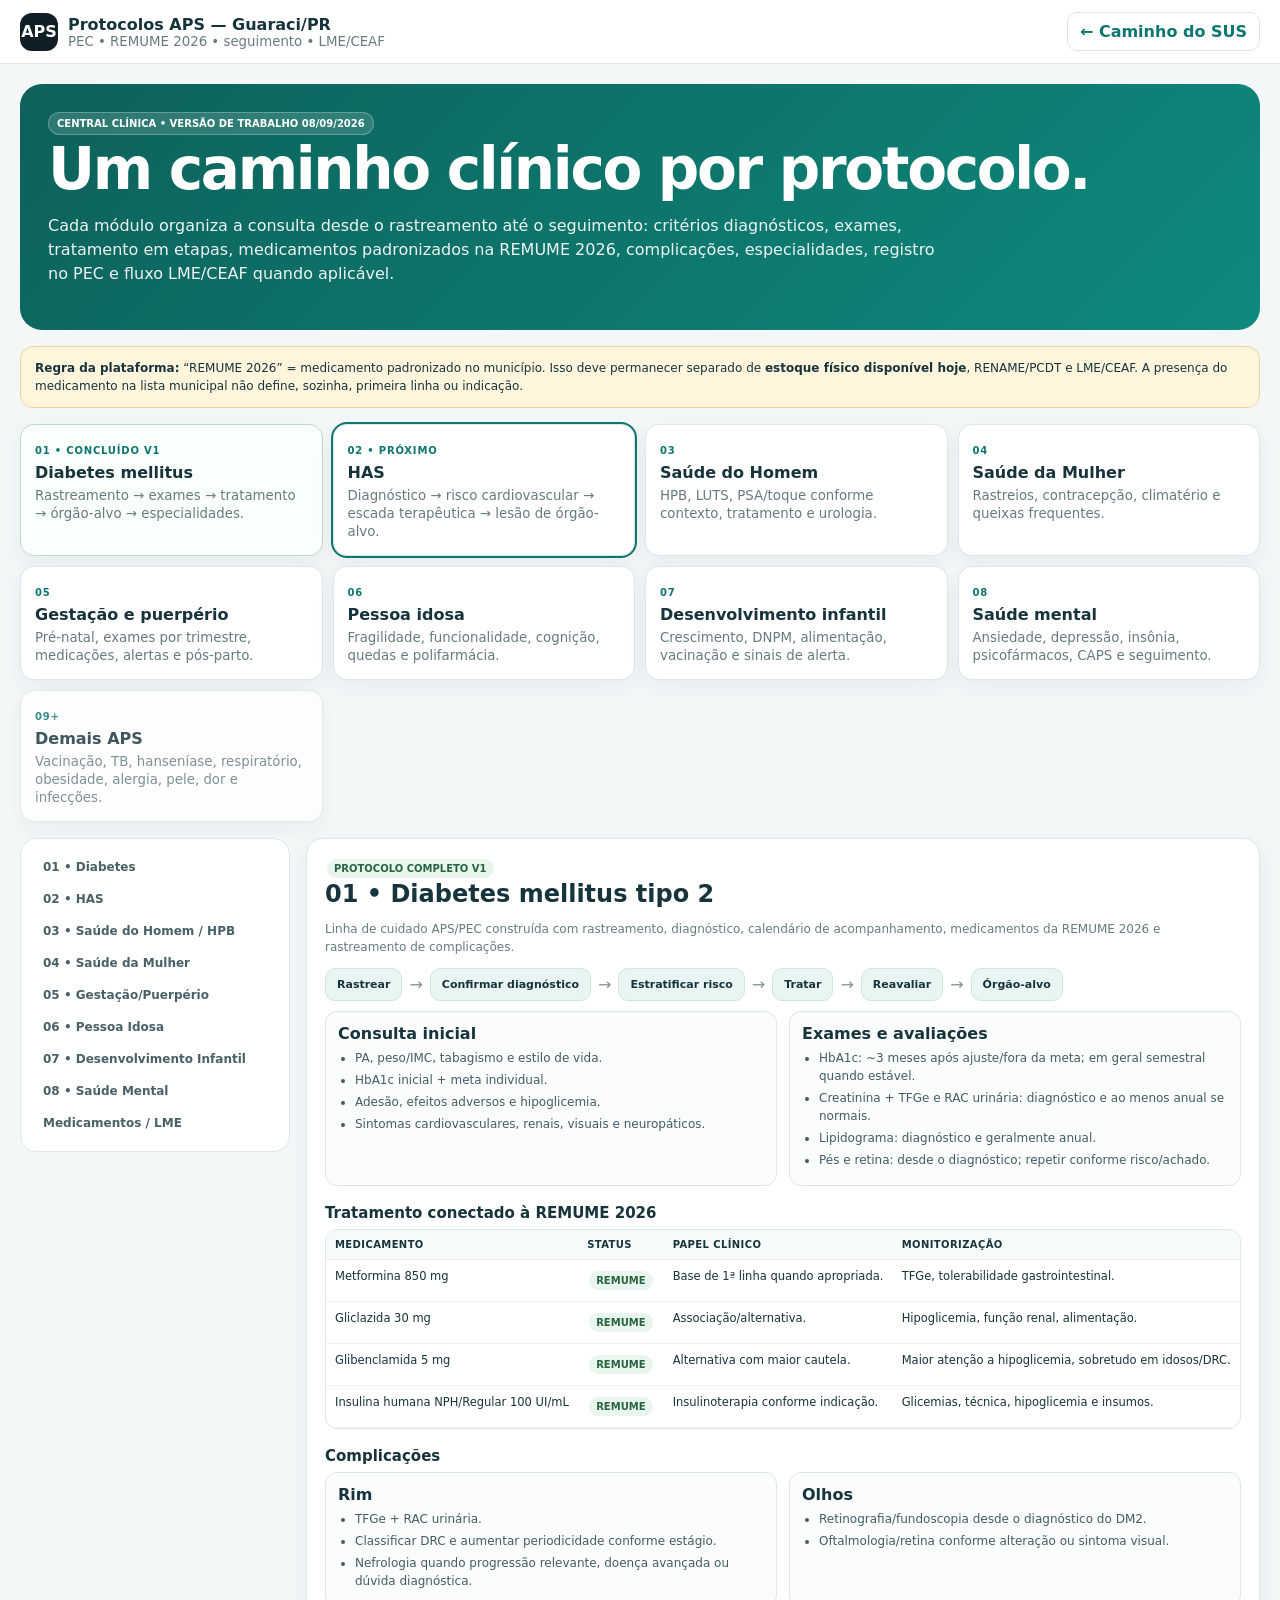
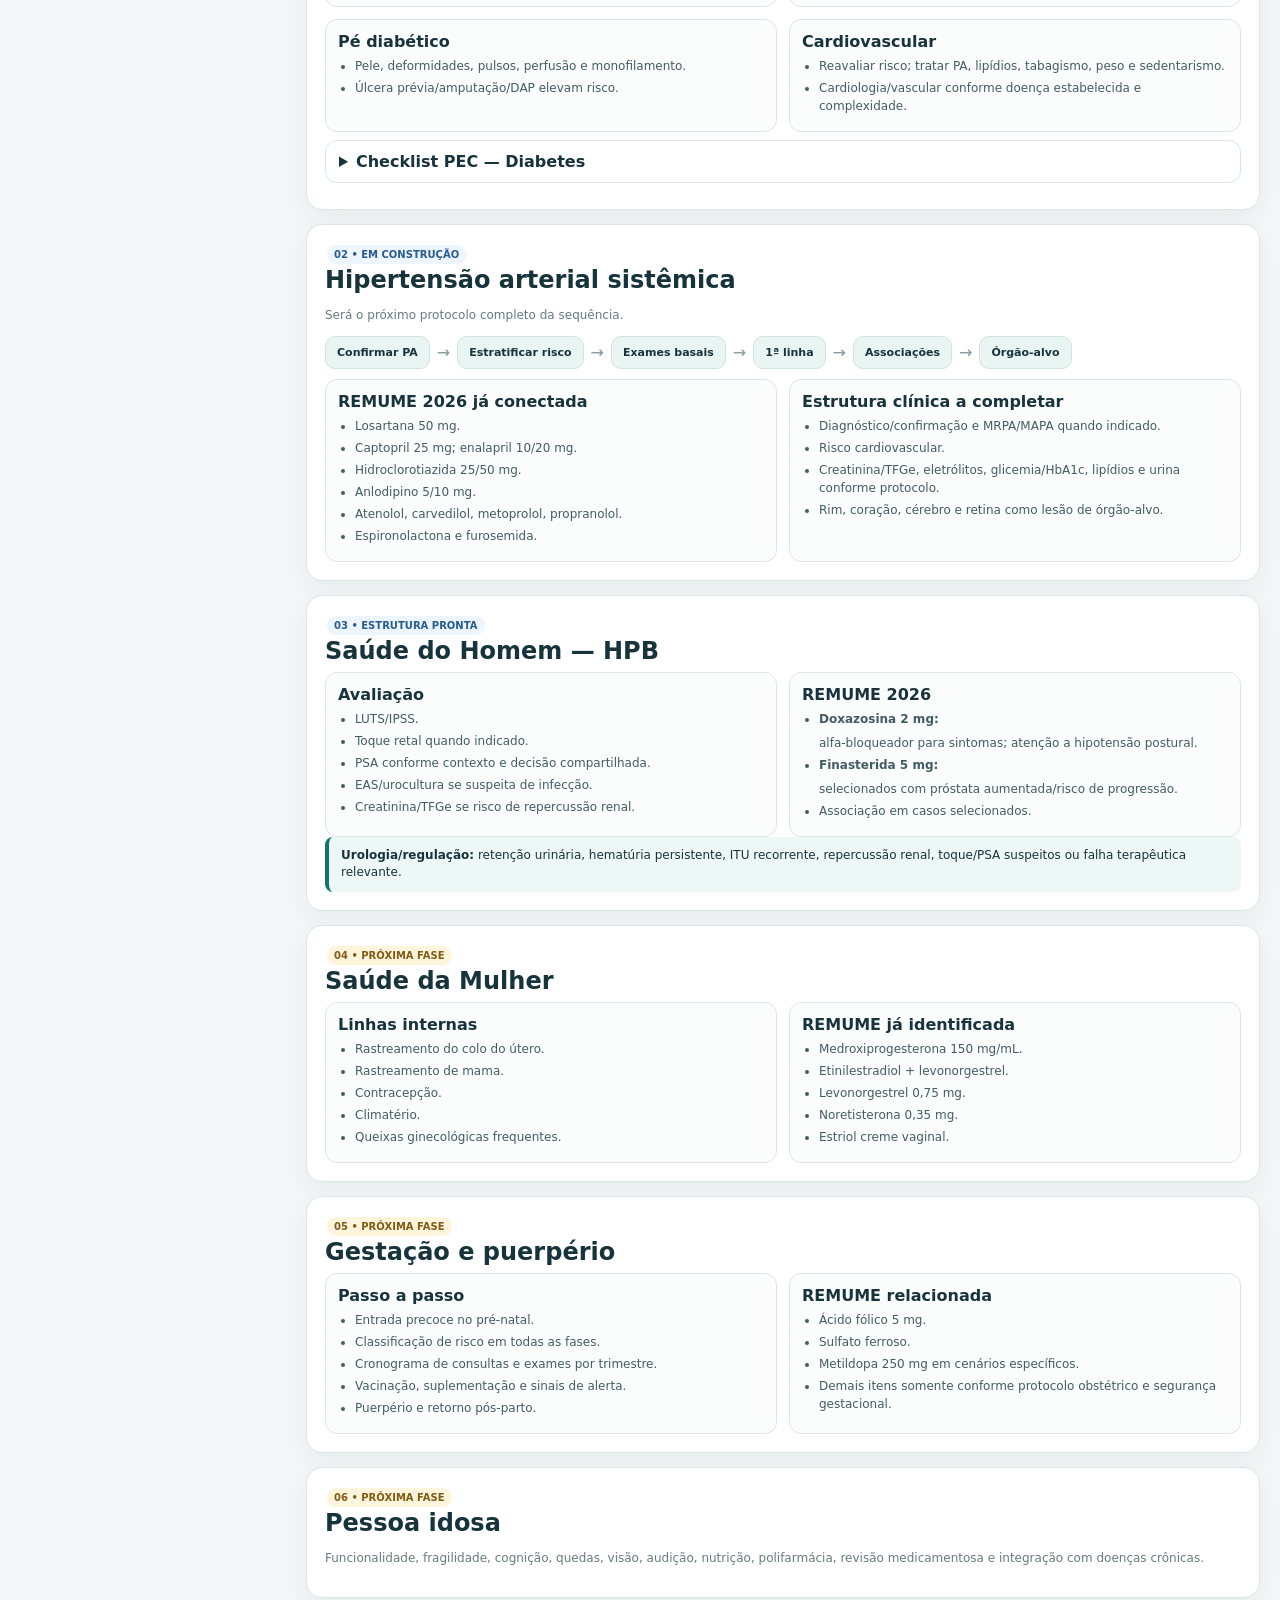
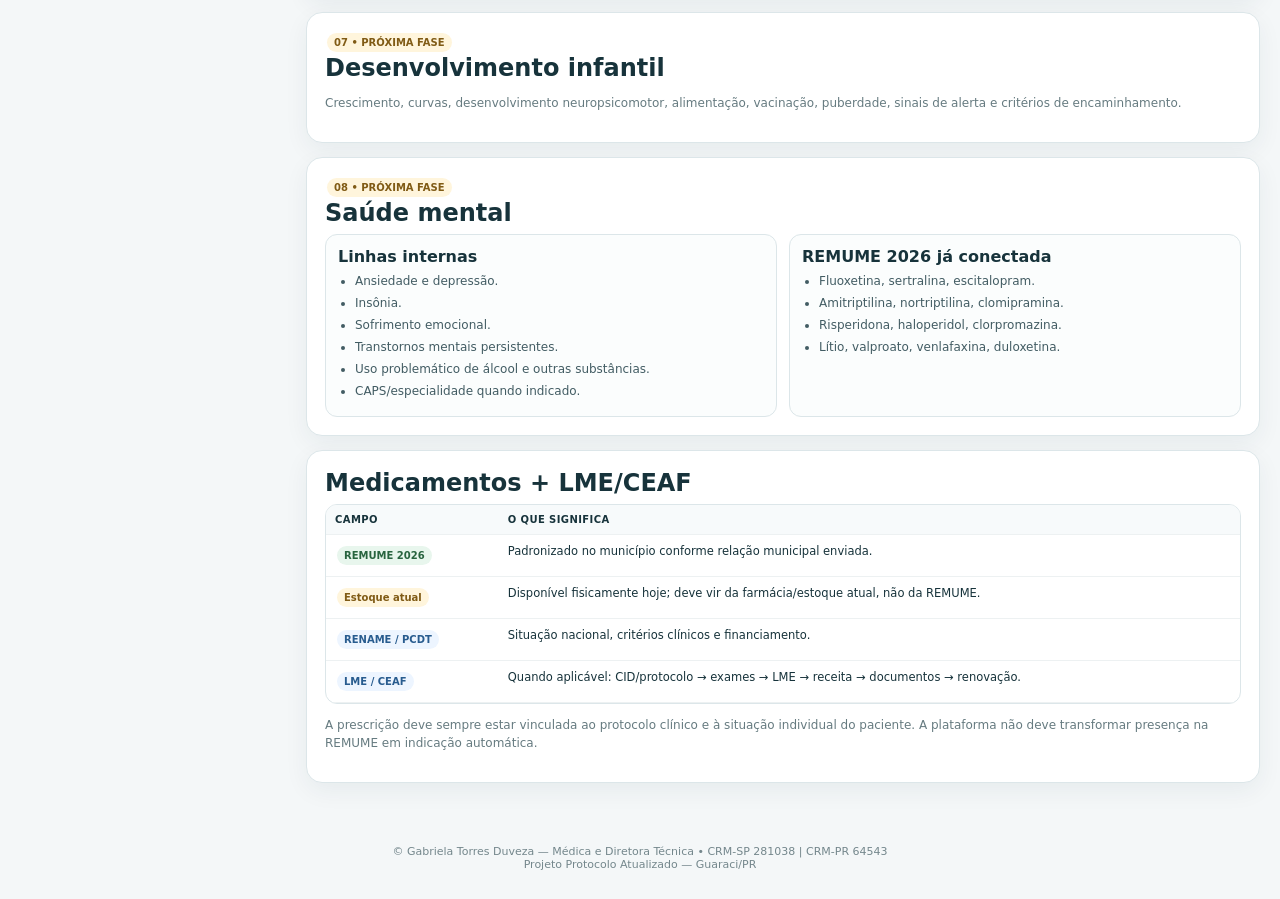
<file: protocolos.html>
<!doctype html>
<html lang="pt-BR">
<head>
<meta charset="utf-8" />
<meta name="viewport" content="width=device-width,initial-scale=1" />
<title>Protocolos APS — Guaraci/PR</title>
<meta name="description" content="Central de protocolos da Atenção Primária de Guaraci/PR com passo a passo clínico, exames, REMUME 2026, seguimento, complicações e LME/CEAF." />
<style>
:root{--bg:#f4f7f8;--paper:#fff;--ink:#17333b;--muted:#667b80;--line:#dce6e9;--deep:#0f1f25;--brand:#0d766e;--soft:#e9f5f3;--ok:#e8f6ed;--warn:#fff5dc;--blue:#edf5ff}*{box-sizing:border-box}html{scroll-behavior:smooth}body{margin:0;background:var(--bg);color:var(--ink);font-family:Inter,system-ui,-apple-system,BlinkMacSystemFont,"Segoe UI",sans-serif}.top{position:sticky;top:0;z-index:30;background:rgba(255,255,255,.96);backdrop-filter:blur(12px);border-bottom:1px solid var(--line);padding:12px 20px}.topin{max-width:1450px;margin:auto;display:flex;align-items:center;justify-content:space-between;gap:16px}.brand{display:flex;align-items:center;gap:10px}.mark{width:38px;height:38px;border-radius:12px;background:var(--deep);color:#fff;display:grid;place-items:center;font-weight:900}.brand strong,.brand small{display:block}.brand small{color:var(--muted)}.back{color:var(--brand);font-weight:800;text-decoration:none;border:1px solid var(--line);padding:9px 12px;border-radius:10px;background:#fff}main{max-width:1450px;margin:auto;padding:20px}.hero{background:linear-gradient(135deg,#0d615a,#0e8a7d);color:white;border-radius:22px;padding:28px;margin-bottom:16px}.hero h1{font-size:clamp(32px,5vw,58px);line-height:1;margin:5px 0 12px;letter-spacing:-.04em}.hero p{max-width:900px;line-height:1.5;opacity:.92}.badge{display:inline-block;padding:5px 8px;border-radius:999px;font-size:10px;font-weight:800;background:rgba(255,255,255,.14);border:1px solid rgba(255,255,255,.25)}.rule{background:var(--warn);border:1px solid #ead59d;border-radius:13px;padding:12px 14px;font-size:12px;line-height:1.5;margin:14px 0}.sequence{display:grid;grid-template-columns:repeat(4,1fr);gap:10px;margin:16px 0}.seq{background:#fff;border:1px solid var(--line);border-radius:14px;padding:14px;box-shadow:0 7px 20px rgba(22,54,62,.06)}.seq span{font-size:10px;font-weight:900;color:var(--brand);letter-spacing:.08em}.seq b{display:block;margin-top:5px}.seq small{display:block;color:var(--muted);margin-top:5px;line-height:1.35}.seq.done{border-color:#bcdacb;background:#fbfffc}.seq.current{outline:2px solid var(--brand)}.layout{display:grid;grid-template-columns:270px 1fr;gap:16px}.side{position:sticky;top:78px;align-self:start;background:#fff;border:1px solid var(--line);border-radius:16px;padding:12px}.side a{display:block;text-decoration:none;color:#486067;padding:9px 10px;border-radius:9px;font-size:12px;font-weight:750}.side a:hover{background:var(--soft);color:var(--brand)}.card{background:#fff;border:1px solid var(--line);border-radius:16px;padding:18px;margin-bottom:14px;box-shadow:0 8px 24px rgba(22,54,62,.06)}.card h2{margin:0 0 7px;font-size:24px}.card h3{margin:18px 0 7px;font-size:15px}.muted{color:var(--muted);font-size:12px;line-height:1.5}.flow{display:flex;flex-wrap:wrap;gap:7px;align-items:center;margin:10px 0}.step{background:var(--soft);border:1px solid #cfe5e1;border-radius:10px;padding:9px 11px;font-size:11px;font-weight:800}.arrow{color:#81969b}.grid2{display:grid;grid-template-columns:repeat(2,minmax(0,1fr));gap:12px}.mini{border:1px solid var(--line);border-radius:12px;padding:12px;background:#fbfdfd}.mini b{display:block;margin-bottom:6px}.mini ul{margin:0;padding-left:17px}.mini li{font-size:12px;line-height:1.5;margin:4px 0;color:#425c63}.pill{display:inline-block;padding:4px 7px;border-radius:999px;font-size:10px;font-weight:850;margin:2px}.ok{background:var(--ok);color:#28643f}.warn{background:var(--warn);color:#805b15}.blue{background:var(--blue);color:#285c8f}.tablewrap{overflow:auto;border:1px solid var(--line);border-radius:12px}table{width:100%;border-collapse:collapse;font-size:11.5px}th,td{padding:9px;border-bottom:1px solid #edf1f2;text-align:left;vertical-align:top}th{background:#f7fafb;font-size:10px;text-transform:uppercase;letter-spacing:.04em}details{border:1px solid var(--line);border-radius:12px;margin:8px 0;background:#fff}summary{cursor:pointer;padding:11px 13px;font-weight:800}.detail{padding:0 13px 13px;font-size:12px;line-height:1.5;color:#405a61}.status{padding:10px 12px;border-left:4px solid var(--brand);background:#edf7f5;border-radius:8px;font-size:12px;line-height:1.45}.future{opacity:.82}footer{text-align:center;color:#74878c;font-size:11px;padding:28px 12px}@media(max-width:980px){.sequence{grid-template-columns:repeat(2,1fr)}.layout{grid-template-columns:1fr}.side{position:relative;top:0}.grid2{grid-template-columns:1fr}}@media(max-width:560px){main{padding:12px}.sequence{grid-template-columns:1fr}.hero{padding:20px}.topin{align-items:flex-start}.brand small{display:none}}
</style>
</head>
<body>
<header class="top"><div class="topin"><div class="brand"><span class="mark">APS</span><div><strong>Protocolos APS — Guaraci/PR</strong><small>PEC • REMUME 2026 • seguimento • LME/CEAF</small></div></div><a class="back" href="index.html">← Caminho do SUS</a></div></header>
<main>
<section class="hero"><span class="badge">CENTRAL CLÍNICA • VERSÃO DE TRABALHO 08/09/2026</span><h1>Um caminho clínico por protocolo.</h1><p>Cada módulo organiza a consulta desde o rastreamento até o seguimento: critérios diagnósticos, exames, tratamento em etapas, medicamentos padronizados na REMUME 2026, complicações, especialidades, registro no PEC e fluxo LME/CEAF quando aplicável.</p></section>
<div class="rule"><b>Regra da plataforma:</b> “REMUME 2026” = medicamento padronizado no município. Isso deve permanecer separado de <b>estoque físico disponível hoje</b>, RENAME/PCDT e LME/CEAF. A presença do medicamento na lista municipal não define, sozinha, primeira linha ou indicação.</div>
<section class="sequence">
<div class="seq done"><span>01 • CONCLUÍDO V1</span><b>Diabetes mellitus</b><small>Rastreamento → exames → tratamento → órgão-alvo → especialidades.</small></div>
<div class="seq current"><span>02 • PRÓXIMO</span><b>HAS</b><small>Diagnóstico → risco cardiovascular → escada terapêutica → lesão de órgão-alvo.</small></div>
<div class="seq"><span>03</span><b>Saúde do Homem</b><small>HPB, LUTS, PSA/toque conforme contexto, tratamento e urologia.</small></div>
<div class="seq"><span>04</span><b>Saúde da Mulher</b><small>Rastreios, contracepção, climatério e queixas frequentes.</small></div>
<div class="seq"><span>05</span><b>Gestação e puerpério</b><small>Pré-natal, exames por trimestre, medicações, alertas e pós-parto.</small></div>
<div class="seq"><span>06</span><b>Pessoa idosa</b><small>Fragilidade, funcionalidade, cognição, quedas e polifarmácia.</small></div>
<div class="seq"><span>07</span><b>Desenvolvimento infantil</b><small>Crescimento, DNPM, alimentação, vacinação e sinais de alerta.</small></div>
<div class="seq"><span>08</span><b>Saúde mental</b><small>Ansiedade, depressão, insônia, psicofármacos, CAPS e seguimento.</small></div>
<div class="seq future"><span>09+</span><b>Demais APS</b><small>Vacinação, TB, hanseníase, respiratório, obesidade, alergia, pele, dor e infecções.</small></div>
</section>

<div class="layout">
<aside class="side">
<a href="#diabetes">01 • Diabetes</a><a href="#has">02 • HAS</a><a href="#homem">03 • Saúde do Homem / HPB</a><a href="#mulher">04 • Saúde da Mulher</a><a href="#gestacao">05 • Gestação/Puerpério</a><a href="#idoso">06 • Pessoa Idosa</a><a href="#infantil">07 • Desenvolvimento Infantil</a><a href="#mental">08 • Saúde Mental</a><a href="#medicamentos">Medicamentos / LME</a>
</aside>
<div>
<section id="diabetes" class="card"><span class="pill ok">PROTOCOLO COMPLETO V1</span><h2>01 • Diabetes mellitus tipo 2</h2><p class="muted">Linha de cuidado APS/PEC construída com rastreamento, diagnóstico, calendário de acompanhamento, medicamentos da REMUME 2026 e rastreamento de complicações.</p>
<div class="flow"><div class="step">Rastrear</div><span class="arrow">→</span><div class="step">Confirmar diagnóstico</div><span class="arrow">→</span><div class="step">Estratificar risco</div><span class="arrow">→</span><div class="step">Tratar</div><span class="arrow">→</span><div class="step">Reavaliar</div><span class="arrow">→</span><div class="step">Órgão-alvo</div></div>
<div class="grid2"><div class="mini"><b>Consulta inicial</b><ul><li>PA, peso/IMC, tabagismo e estilo de vida.</li><li>HbA1c inicial + meta individual.</li><li>Adesão, efeitos adversos e hipoglicemia.</li><li>Sintomas cardiovasculares, renais, visuais e neuropáticos.</li></ul></div><div class="mini"><b>Exames e avaliações</b><ul><li>HbA1c: ~3 meses após ajuste/fora da meta; em geral semestral quando estável.</li><li>Creatinina + TFGe e RAC urinária: diagnóstico e ao menos anual se normais.</li><li>Lipidograma: diagnóstico e geralmente anual.</li><li>Pés e retina: desde o diagnóstico; repetir conforme risco/achado.</li></ul></div></div>
<h3>Tratamento conectado à REMUME 2026</h3><div class="tablewrap"><table><thead><tr><th>Medicamento</th><th>Status</th><th>Papel clínico</th><th>Monitorização</th></tr></thead><tbody><tr><td>Metformina 850 mg</td><td><span class="pill ok">REMUME</span></td><td>Base de 1ª linha quando apropriada.</td><td>TFGe, tolerabilidade gastrointestinal.</td></tr><tr><td>Gliclazida 30 mg</td><td><span class="pill ok">REMUME</span></td><td>Associação/alternativa.</td><td>Hipoglicemia, função renal, alimentação.</td></tr><tr><td>Glibenclamida 5 mg</td><td><span class="pill ok">REMUME</span></td><td>Alternativa com maior cautela.</td><td>Maior atenção a hipoglicemia, sobretudo em idosos/DRC.</td></tr><tr><td>Insulina humana NPH/Regular 100 UI/mL</td><td><span class="pill ok">REMUME</span></td><td>Insulinoterapia conforme indicação.</td><td>Glicemias, técnica, hipoglicemia e insumos.</td></tr></tbody></table></div>
<h3>Complicações</h3><div class="grid2"><div class="mini"><b>Rim</b><ul><li>TFGe + RAC urinária.</li><li>Classificar DRC e aumentar periodicidade conforme estágio.</li><li>Nefrologia quando progressão relevante, doença avançada ou dúvida diagnóstica.</li></ul></div><div class="mini"><b>Olhos</b><ul><li>Retinografia/fundoscopia desde o diagnóstico do DM2.</li><li>Oftalmologia/retina conforme alteração ou sintoma visual.</li></ul></div><div class="mini"><b>Pé diabético</b><ul><li>Pele, deformidades, pulsos, perfusão e monofilamento.</li><li>Úlcera prévia/amputação/DAP elevam risco.</li></ul></div><div class="mini"><b>Cardiovascular</b><ul><li>Reavaliar risco; tratar PA, lipídios, tabagismo, peso e sedentarismo.</li><li>Cardiologia/vascular conforme doença estabelecida e complexidade.</li></ul></div></div>
<details><summary>Checklist PEC — Diabetes</summary><div class="detail">Data/forma do diagnóstico • HbA1c + meta • PA/peso/IMC • estilo de vida • medicamentos/adesão/hipoglicemia • creatinina/TFGe • RAC • lipidograma • pés • retina • risco cardiovascular • plano terapêutico • data objetiva de retorno • encaminhamentos.</div></details></section>

<section id="has" class="card"><span class="pill blue">02 • EM CONSTRUÇÃO</span><h2>Hipertensão arterial sistêmica</h2><p class="muted">Será o próximo protocolo completo da sequência.</p><div class="flow"><div class="step">Confirmar PA</div><span class="arrow">→</span><div class="step">Estratificar risco</div><span class="arrow">→</span><div class="step">Exames basais</div><span class="arrow">→</span><div class="step">1ª linha</div><span class="arrow">→</span><div class="step">Associações</div><span class="arrow">→</span><div class="step">Órgão-alvo</div></div><div class="grid2"><div class="mini"><b>REMUME 2026 já conectada</b><ul><li>Losartana 50 mg.</li><li>Captopril 25 mg; enalapril 10/20 mg.</li><li>Hidroclorotiazida 25/50 mg.</li><li>Anlodipino 5/10 mg.</li><li>Atenolol, carvedilol, metoprolol, propranolol.</li><li>Espironolactona e furosemida.</li></ul></div><div class="mini"><b>Estrutura clínica a completar</b><ul><li>Diagnóstico/confirmação e MRPA/MAPA quando indicado.</li><li>Risco cardiovascular.</li><li>Creatinina/TFGe, eletrólitos, glicemia/HbA1c, lipídios e urina conforme protocolo.</li><li>Rim, coração, cérebro e retina como lesão de órgão-alvo.</li></ul></div></div></section>

<section id="homem" class="card"><span class="pill blue">03 • ESTRUTURA PRONTA</span><h2>Saúde do Homem — HPB</h2><div class="grid2"><div class="mini"><b>Avaliação</b><ul><li>LUTS/IPSS.</li><li>Toque retal quando indicado.</li><li>PSA conforme contexto e decisão compartilhada.</li><li>EAS/urocultura se suspeita de infecção.</li><li>Creatinina/TFGe se risco de repercussão renal.</li></ul></div><div class="mini"><b>REMUME 2026</b><ul><li><b>Doxazosina 2 mg:</b> alfa-bloqueador para sintomas; atenção a hipotensão postural.</li><li><b>Finasterida 5 mg:</b> selecionados com próstata aumentada/risco de progressão.</li><li>Associação em casos selecionados.</li></ul></div></div><div class="status"><b>Urologia/regulação:</b> retenção urinária, hematúria persistente, ITU recorrente, repercussão renal, toque/PSA suspeitos ou falha terapêutica relevante.</div></section>

<section id="mulher" class="card"><span class="pill warn">04 • PRÓXIMA FASE</span><h2>Saúde da Mulher</h2><div class="grid2"><div class="mini"><b>Linhas internas</b><ul><li>Rastreamento do colo do útero.</li><li>Rastreamento de mama.</li><li>Contracepção.</li><li>Climatério.</li><li>Queixas ginecológicas frequentes.</li></ul></div><div class="mini"><b>REMUME já identificada</b><ul><li>Medroxiprogesterona 150 mg/mL.</li><li>Etinilestradiol + levonorgestrel.</li><li>Levonorgestrel 0,75 mg.</li><li>Noretisterona 0,35 mg.</li><li>Estriol creme vaginal.</li></ul></div></div></section>
<section id="gestacao" class="card"><span class="pill warn">05 • PRÓXIMA FASE</span><h2>Gestação e puerpério</h2><div class="grid2"><div class="mini"><b>Passo a passo</b><ul><li>Entrada precoce no pré-natal.</li><li>Classificação de risco em todas as fases.</li><li>Cronograma de consultas e exames por trimestre.</li><li>Vacinação, suplementação e sinais de alerta.</li><li>Puerpério e retorno pós-parto.</li></ul></div><div class="mini"><b>REMUME relacionada</b><ul><li>Ácido fólico 5 mg.</li><li>Sulfato ferroso.</li><li>Metildopa 250 mg em cenários específicos.</li><li>Demais itens somente conforme protocolo obstétrico e segurança gestacional.</li></ul></div></div></section>
<section id="idoso" class="card"><span class="pill warn">06 • PRÓXIMA FASE</span><h2>Pessoa idosa</h2><p class="muted">Funcionalidade, fragilidade, cognição, quedas, visão, audição, nutrição, polifarmácia, revisão medicamentosa e integração com doenças crônicas.</p></section>
<section id="infantil" class="card"><span class="pill warn">07 • PRÓXIMA FASE</span><h2>Desenvolvimento infantil</h2><p class="muted">Crescimento, curvas, desenvolvimento neuropsicomotor, alimentação, vacinação, puberdade, sinais de alerta e critérios de encaminhamento.</p></section>
<section id="mental" class="card"><span class="pill warn">08 • PRÓXIMA FASE</span><h2>Saúde mental</h2><div class="grid2"><div class="mini"><b>Linhas internas</b><ul><li>Ansiedade e depressão.</li><li>Insônia.</li><li>Sofrimento emocional.</li><li>Transtornos mentais persistentes.</li><li>Uso problemático de álcool e outras substâncias.</li><li>CAPS/especialidade quando indicado.</li></ul></div><div class="mini"><b>REMUME 2026 já conectada</b><ul><li>Fluoxetina, sertralina, escitalopram.</li><li>Amitriptilina, nortriptilina, clomipramina.</li><li>Risperidona, haloperidol, clorpromazina.</li><li>Lítio, valproato, venlafaxina, duloxetina.</li></ul></div></div></section>
<section id="medicamentos" class="card"><h2>Medicamentos + LME/CEAF</h2><div class="tablewrap"><table><thead><tr><th>Campo</th><th>O que significa</th></tr></thead><tbody><tr><td><span class="pill ok">REMUME 2026</span></td><td>Padronizado no município conforme relação municipal enviada.</td></tr><tr><td><span class="pill warn">Estoque atual</span></td><td>Disponível fisicamente hoje; deve vir da farmácia/estoque atual, não da REMUME.</td></tr><tr><td><span class="pill blue">RENAME / PCDT</span></td><td>Situação nacional, critérios clínicos e financiamento.</td></tr><tr><td><span class="pill blue">LME / CEAF</span></td><td>Quando aplicável: CID/protocolo → exames → LME → receita → documentos → renovação.</td></tr></tbody></table></div><p class="muted">A prescrição deve sempre estar vinculada ao protocolo clínico e à situação individual do paciente. A plataforma não deve transformar presença na REMUME em indicação automática.</p></section>
</div></div>
</main>
<footer>© Gabriela Torres Duveza — Médica e Diretora Técnica • CRM-SP 281038 | CRM-PR 64543<br>Projeto Protocolo Atualizado — Guaraci/PR</footer>
</body></html>
</file>
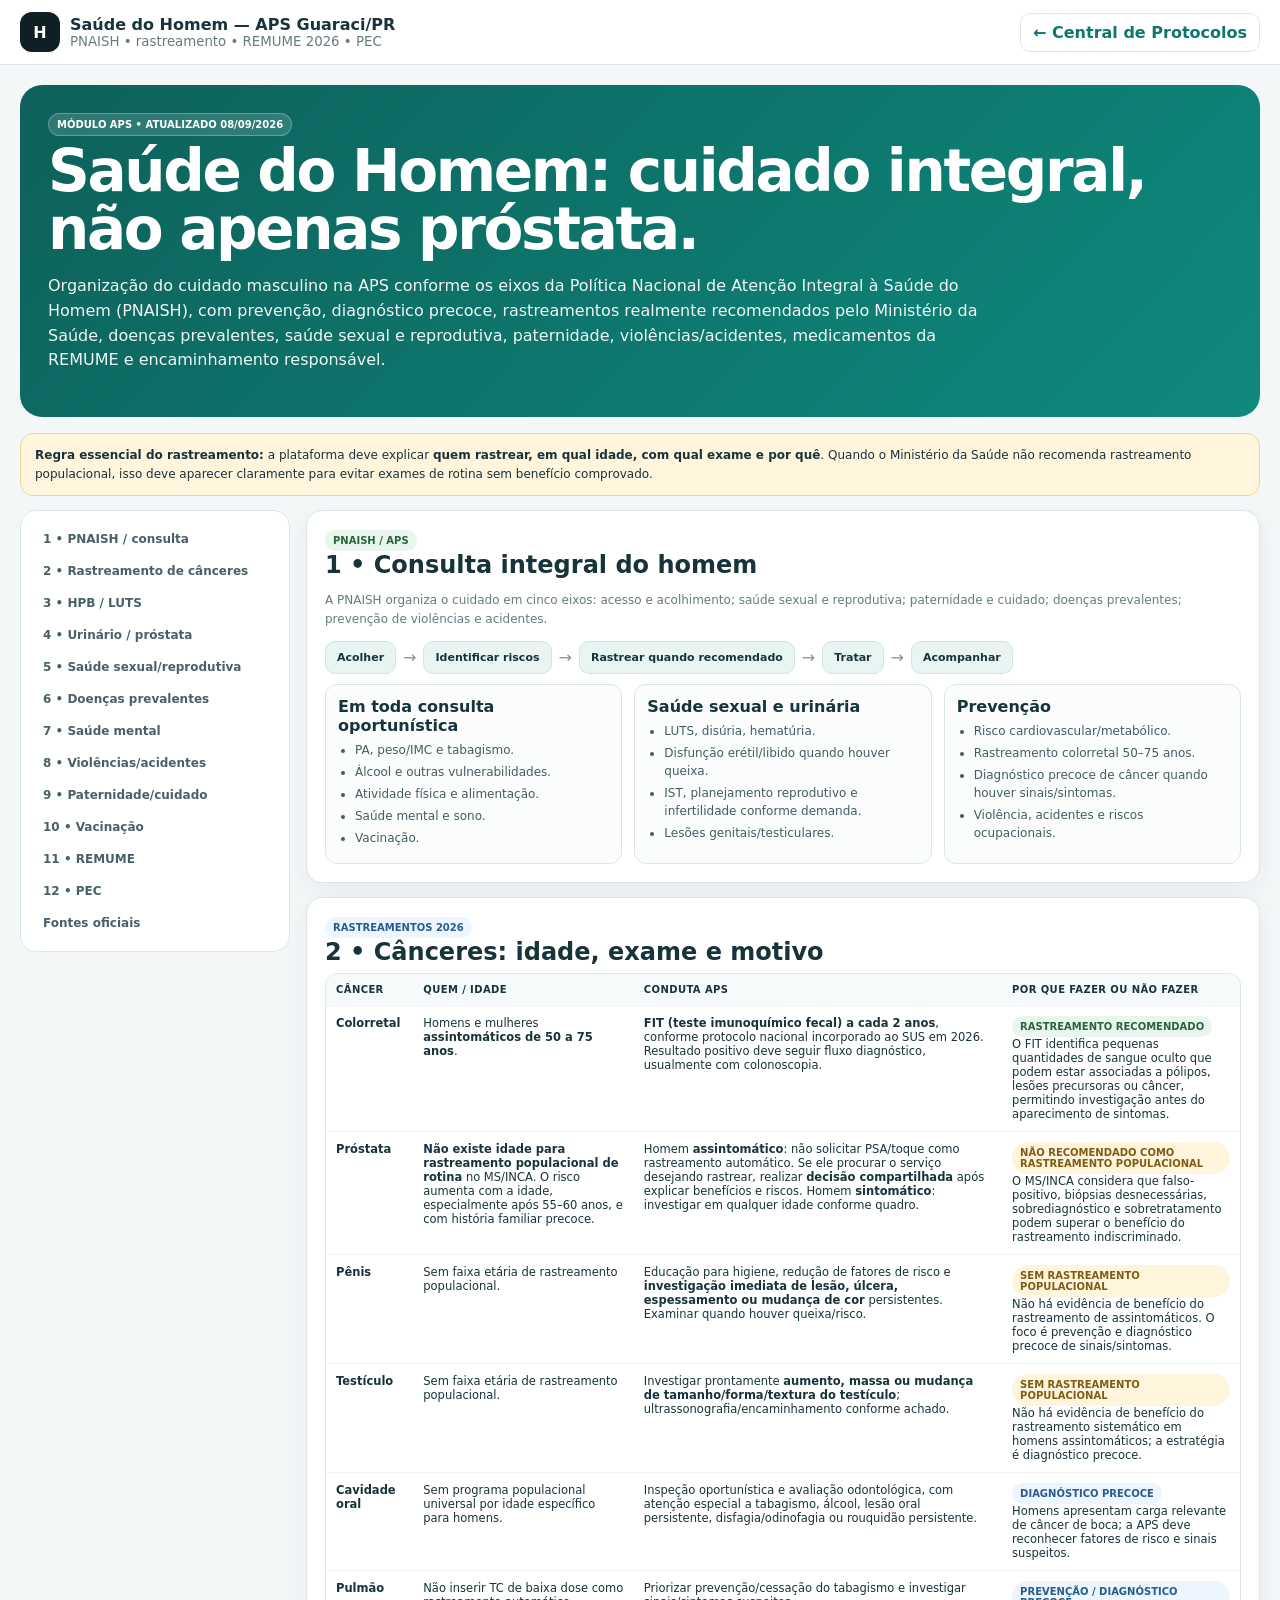
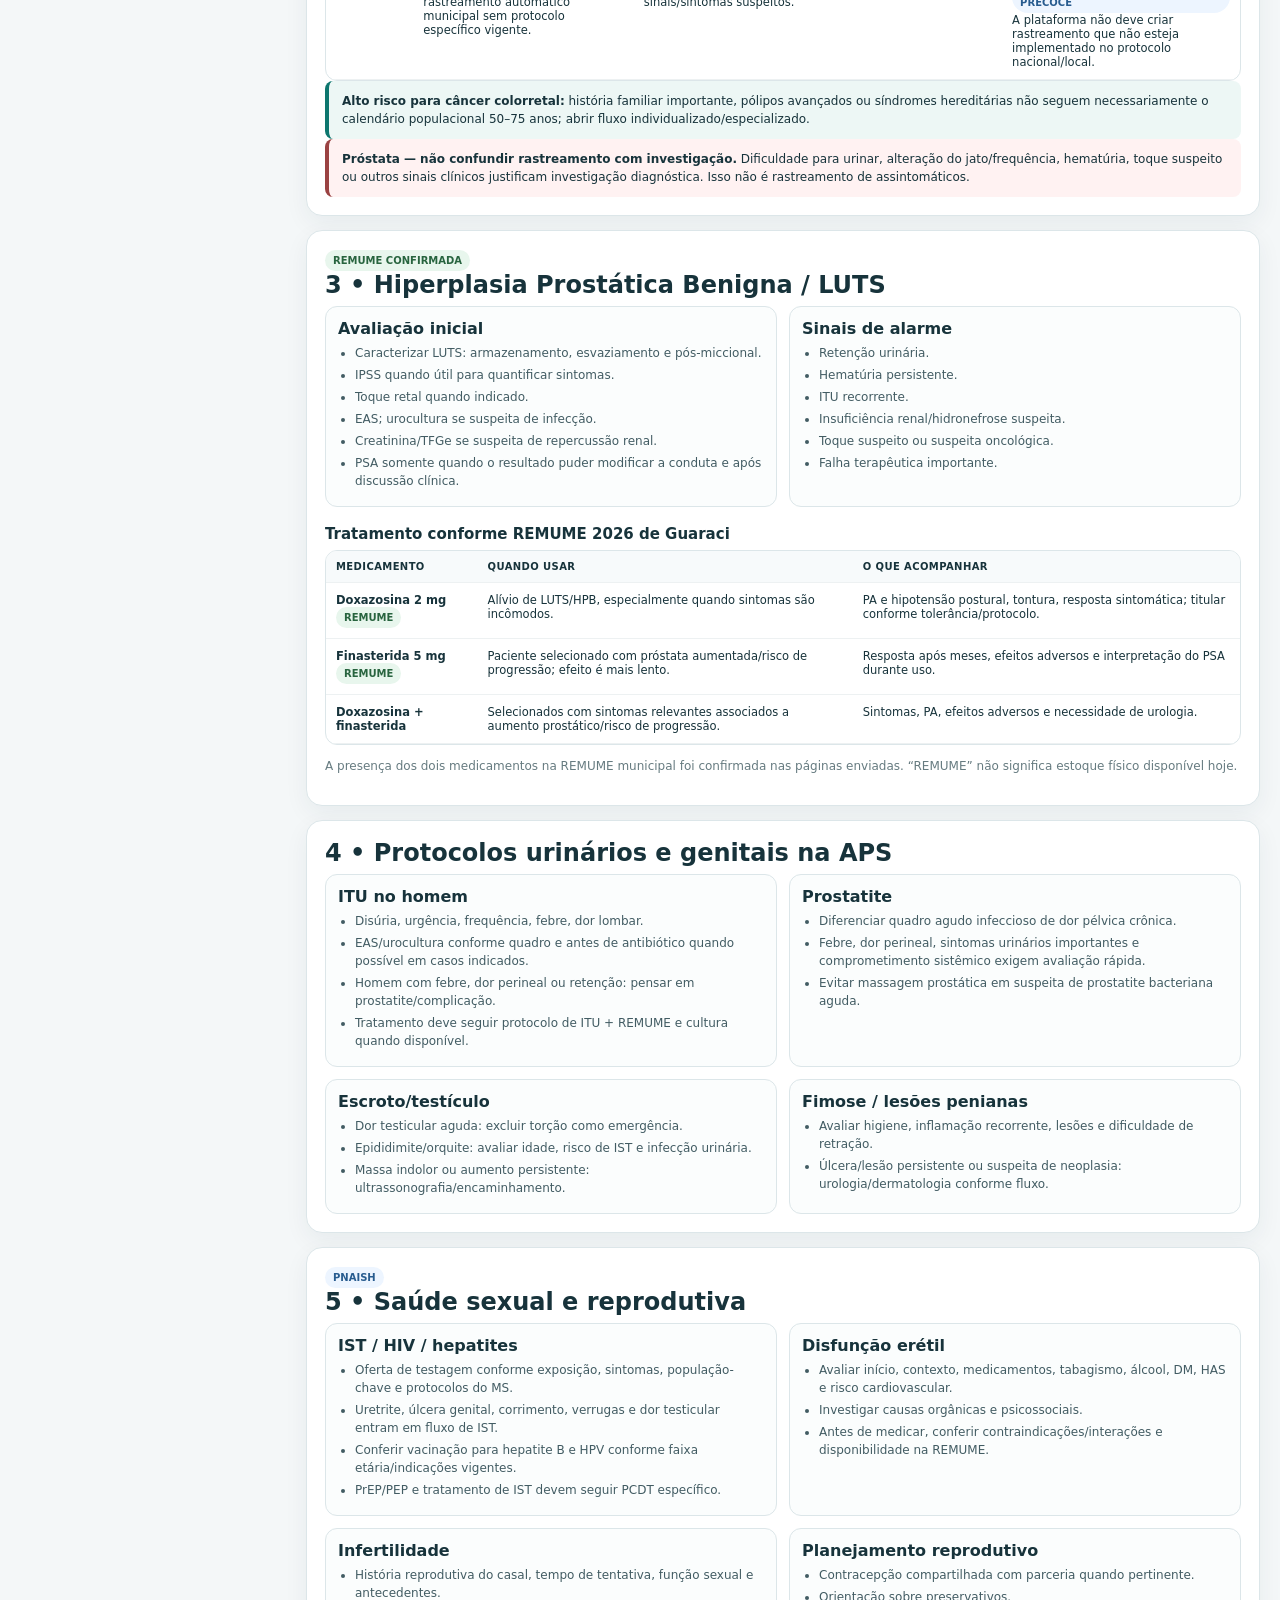
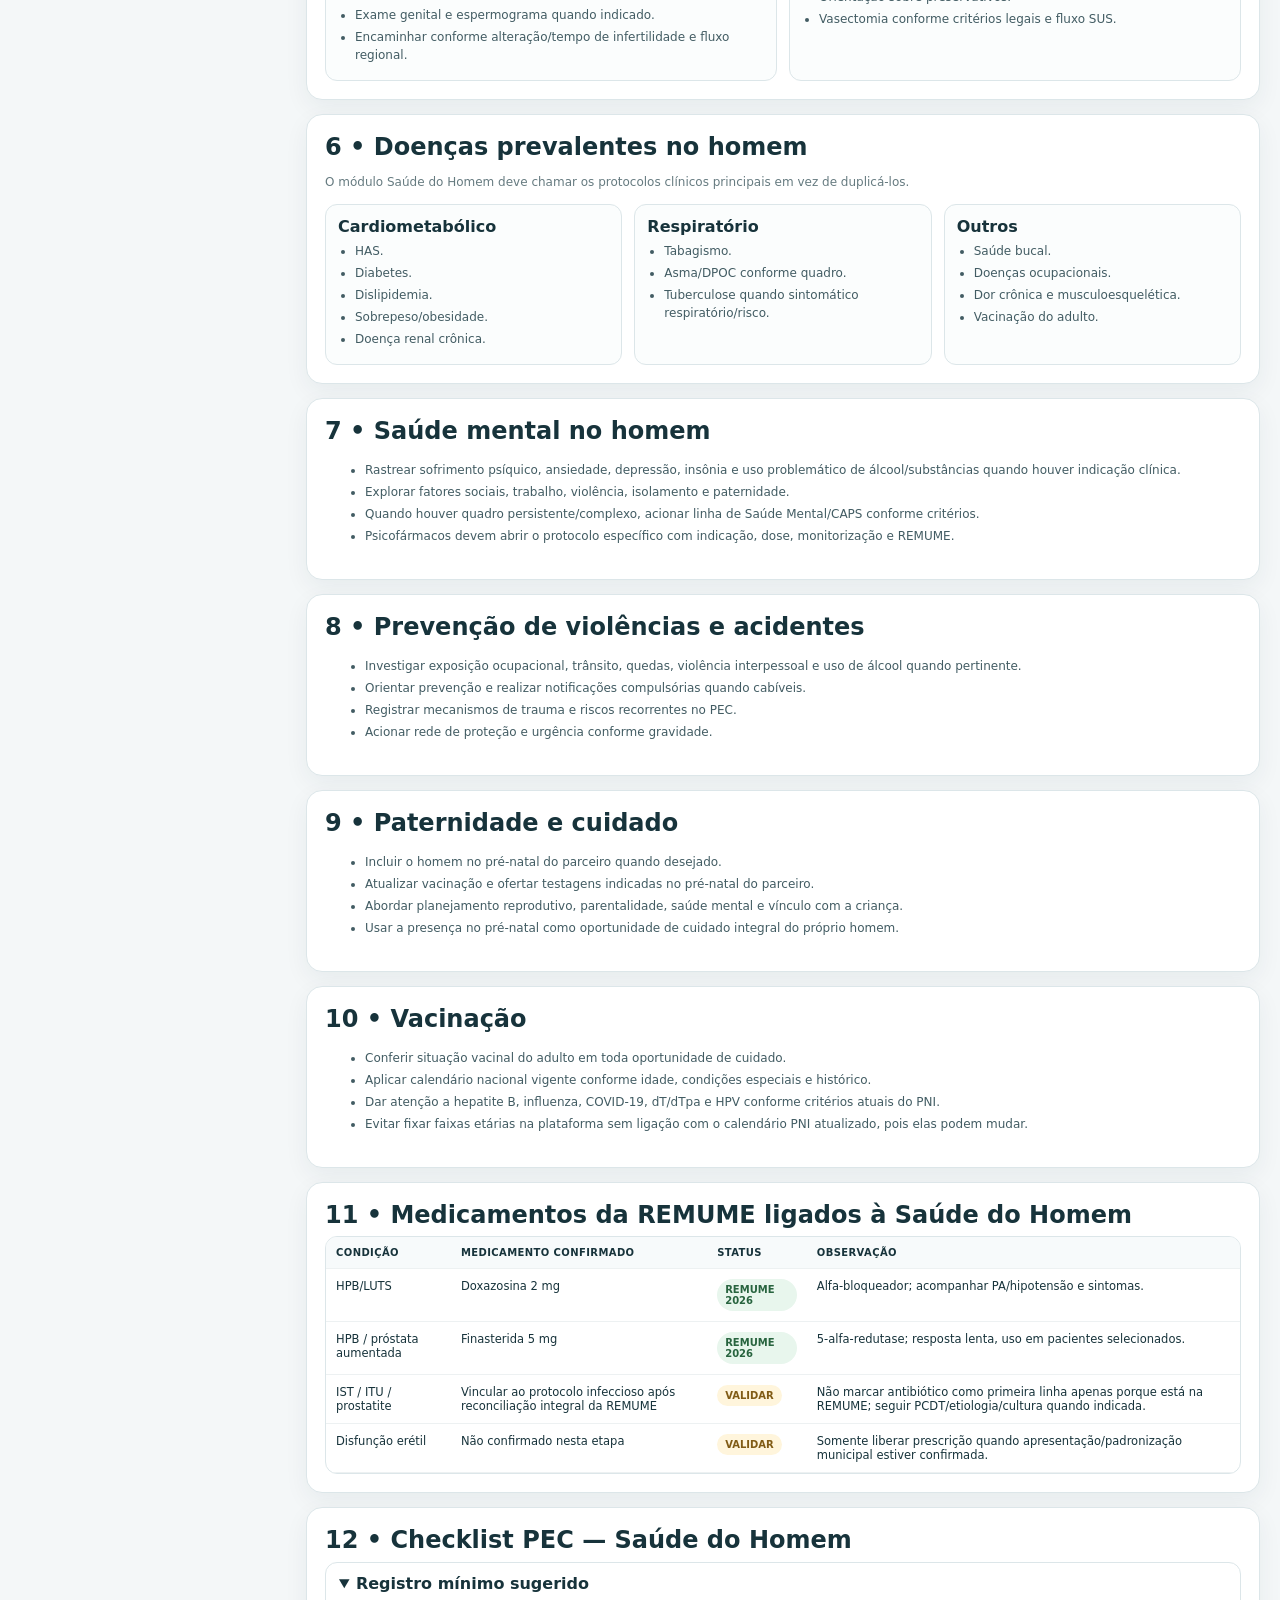
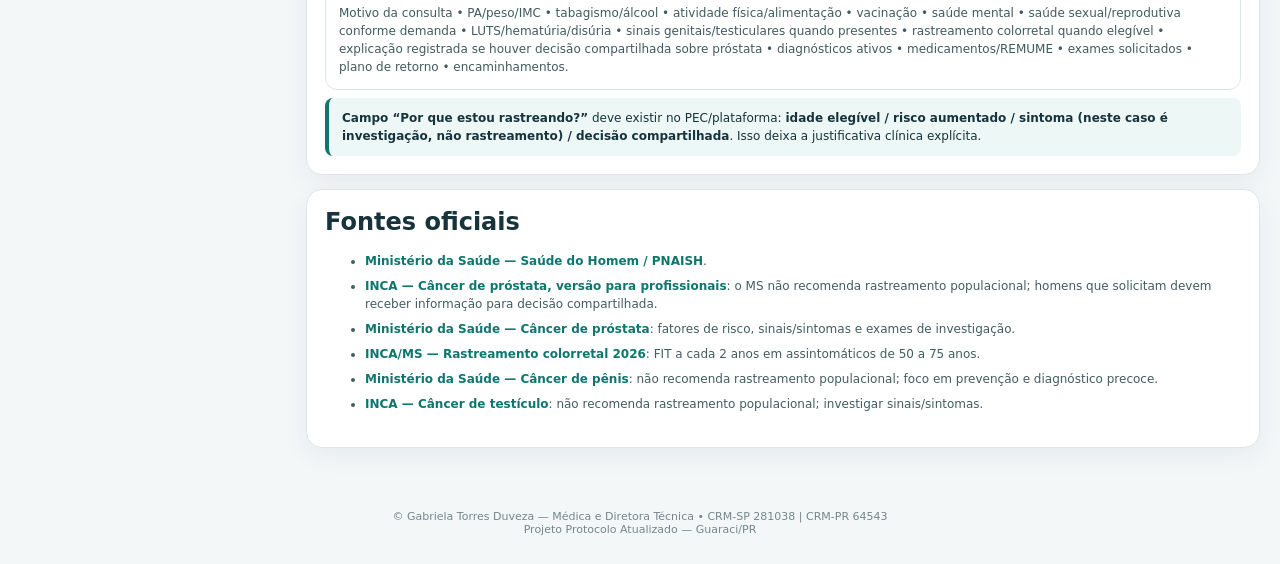
<file: saude-do-homem.html>
<!doctype html>
<html lang="pt-BR">
<head>
<meta charset="utf-8" />
<meta name="viewport" content="width=device-width,initial-scale=1" />
<title>Saúde do Homem — Protocolos APS | Guaraci/PR</title>
<meta name="description" content="Módulo de Saúde do Homem na APS de Guaraci/PR: PNAISH, rastreamentos, HPB, saúde sexual e reprodutiva, doenças prevalentes, exames, REMUME 2026, encaminhamentos e registro no PEC." />
<style>
:root{--bg:#f4f7f8;--paper:#fff;--ink:#17333b;--muted:#667b80;--line:#dce6e9;--deep:#0f1f25;--brand:#0d766e;--soft:#e9f5f3;--ok:#e8f6ed;--warn:#fff5dc;--red:#fff0f0;--blue:#edf5ff}*{box-sizing:border-box}html{scroll-behavior:smooth}body{margin:0;background:var(--bg);color:var(--ink);font-family:Inter,system-ui,-apple-system,BlinkMacSystemFont,"Segoe UI",sans-serif}.top{position:sticky;top:0;z-index:30;background:rgba(255,255,255,.97);backdrop-filter:blur(12px);border-bottom:1px solid var(--line);padding:12px 20px}.topin{max-width:1450px;margin:auto;display:flex;align-items:center;justify-content:space-between;gap:16px}.brand{display:flex;align-items:center;gap:10px}.mark{width:40px;height:40px;border-radius:12px;background:var(--deep);color:#fff;display:grid;place-items:center;font-weight:900}.brand strong,.brand small{display:block}.brand small{color:var(--muted)}.back{color:var(--brand);font-weight:800;text-decoration:none;border:1px solid var(--line);padding:9px 12px;border-radius:10px;background:#fff}main{max-width:1450px;margin:auto;padding:20px}.hero{background:linear-gradient(135deg,#0d615a,#0e8a7d);color:white;border-radius:22px;padding:28px;margin-bottom:16px}.hero h1{font-size:clamp(34px,5vw,58px);line-height:1;margin:6px 0 12px;letter-spacing:-.04em}.hero p{max-width:950px;line-height:1.55;opacity:.94}.badge,.pill{display:inline-block;padding:5px 8px;border-radius:999px;font-size:10px;font-weight:850}.badge{background:rgba(255,255,255,.14);border:1px solid rgba(255,255,255,.25)}.pill.ok{background:var(--ok);color:#28643f}.pill.warn{background:var(--warn);color:#805b15}.pill.blue{background:var(--blue);color:#285c8f}.pill.red{background:var(--red);color:#8b3131}.rule{background:var(--warn);border:1px solid #ead59d;border-radius:13px;padding:12px 14px;font-size:12px;line-height:1.55;margin:14px 0}.layout{display:grid;grid-template-columns:270px 1fr;gap:16px}.side{position:sticky;top:78px;align-self:start;background:#fff;border:1px solid var(--line);border-radius:16px;padding:12px}.side a{display:block;text-decoration:none;color:#486067;padding:9px 10px;border-radius:9px;font-size:12px;font-weight:750}.side a:hover{background:var(--soft);color:var(--brand)}.card{background:#fff;border:1px solid var(--line);border-radius:16px;padding:18px;margin-bottom:14px;box-shadow:0 8px 24px rgba(22,54,62,.06)}.card h2{margin:0 0 7px;font-size:24px}.card h3{margin:18px 0 7px;font-size:15px}.muted{color:var(--muted);font-size:12px;line-height:1.55}.grid2{display:grid;grid-template-columns:repeat(2,minmax(0,1fr));gap:12px}.grid3{display:grid;grid-template-columns:repeat(3,minmax(0,1fr));gap:12px}.mini{border:1px solid var(--line);border-radius:12px;padding:12px;background:#fbfdfd}.mini b{display:block;margin-bottom:6px}.mini ul{margin:0;padding-left:17px}.mini li,li{font-size:12px;line-height:1.5;margin:4px 0;color:#425c63}.flow{display:flex;flex-wrap:wrap;gap:7px;align-items:center;margin:10px 0}.step{background:var(--soft);border:1px solid #cfe5e1;border-radius:10px;padding:9px 11px;font-size:11px;font-weight:800}.arrow{color:#81969b}.tablewrap{overflow:auto;border:1px solid var(--line);border-radius:12px}table{width:100%;border-collapse:collapse;font-size:11.5px}th,td{padding:10px;border-bottom:1px solid #edf1f2;text-align:left;vertical-align:top}th{background:#f7fafb;font-size:10px;text-transform:uppercase;letter-spacing:.04em}.status{padding:11px 13px;border-left:4px solid var(--brand);background:#edf7f5;border-radius:8px;font-size:12px;line-height:1.5}.danger{padding:11px 13px;border-left:4px solid #9a4242;background:#fff2f2;border-radius:8px;font-size:12px;line-height:1.5}.src a{color:var(--brand);font-weight:750;text-decoration:none}.src li{margin:7px 0}details{border:1px solid var(--line);border-radius:12px;margin:8px 0;background:#fff}summary{cursor:pointer;padding:11px 13px;font-weight:800}.detail{padding:0 13px 13px;font-size:12px;line-height:1.5;color:#405a61}footer{text-align:center;color:#74878c;font-size:11px;padding:28px 12px}@media(max-width:980px){.layout{grid-template-columns:1fr}.side{position:relative;top:0}.grid2,.grid3{grid-template-columns:1fr}}@media(max-width:560px){main{padding:12px}.hero{padding:20px}.brand small{display:none}}
</style>
</head>
<body>
<header class="top"><div class="topin"><div class="brand"><span class="mark">H</span><div><strong>Saúde do Homem — APS Guaraci/PR</strong><small>PNAISH • rastreamento • REMUME 2026 • PEC</small></div></div><a class="back" href="protocolos.html">← Central de Protocolos</a></div></header>
<main>
<section class="hero"><span class="badge">MÓDULO APS • ATUALIZADO 08/09/2026</span><h1>Saúde do Homem: cuidado integral, não apenas próstata.</h1><p>Organização do cuidado masculino na APS conforme os eixos da Política Nacional de Atenção Integral à Saúde do Homem (PNAISH), com prevenção, diagnóstico precoce, rastreamentos realmente recomendados pelo Ministério da Saúde, doenças prevalentes, saúde sexual e reprodutiva, paternidade, violências/acidentes, medicamentos da REMUME e encaminhamento responsável.</p></section>
<div class="rule"><b>Regra essencial do rastreamento:</b> a plataforma deve explicar <b>quem rastrear, em qual idade, com qual exame e por quê</b>. Quando o Ministério da Saúde não recomenda rastreamento populacional, isso deve aparecer claramente para evitar exames de rotina sem benefício comprovado.</div>
<div class="layout"><aside class="side">
<a href="#pnaish">1 • PNAISH / consulta</a><a href="#cancer">2 • Rastreamento de cânceres</a><a href="#hpb">3 • HPB / LUTS</a><a href="#urinario">4 • Urinário / próstata</a><a href="#sexual">5 • Saúde sexual/reprodutiva</a><a href="#cronicas">6 • Doenças prevalentes</a><a href="#mental">7 • Saúde mental</a><a href="#violencias">8 • Violências/acidentes</a><a href="#paternidade">9 • Paternidade/cuidado</a><a href="#vacinas">10 • Vacinação</a><a href="#meds">11 • REMUME</a><a href="#pec">12 • PEC</a><a href="#fontes">Fontes oficiais</a>
</aside><div>

<section id="pnaish" class="card"><span class="pill ok">PNAISH / APS</span><h2>1 • Consulta integral do homem</h2><p class="muted">A PNAISH organiza o cuidado em cinco eixos: acesso e acolhimento; saúde sexual e reprodutiva; paternidade e cuidado; doenças prevalentes; prevenção de violências e acidentes.</p><div class="flow"><div class="step">Acolher</div><span class="arrow">→</span><div class="step">Identificar riscos</div><span class="arrow">→</span><div class="step">Rastrear quando recomendado</div><span class="arrow">→</span><div class="step">Tratar</div><span class="arrow">→</span><div class="step">Acompanhar</div></div><div class="grid3"><div class="mini"><b>Em toda consulta oportunística</b><ul><li>PA, peso/IMC e tabagismo.</li><li>Álcool e outras vulnerabilidades.</li><li>Atividade física e alimentação.</li><li>Saúde mental e sono.</li><li>Vacinação.</li></ul></div><div class="mini"><b>Saúde sexual e urinária</b><ul><li>LUTS, disúria, hematúria.</li><li>Disfunção erétil/libido quando houver queixa.</li><li>IST, planejamento reprodutivo e infertilidade conforme demanda.</li><li>Lesões genitais/testiculares.</li></ul></div><div class="mini"><b>Prevenção</b><ul><li>Risco cardiovascular/metabólico.</li><li>Rastreamento colorretal 50–75 anos.</li><li>Diagnóstico precoce de câncer quando houver sinais/sintomas.</li><li>Violência, acidentes e riscos ocupacionais.</li></ul></div></div></section>

<section id="cancer" class="card"><span class="pill blue">RASTREAMENTOS 2026</span><h2>2 • Cânceres: idade, exame e motivo</h2><div class="tablewrap"><table><thead><tr><th>Câncer</th><th>Quem / idade</th><th>Conduta APS</th><th>Por que fazer ou não fazer</th></tr></thead><tbody>
<tr><td><b>Colorretal</b></td><td>Homens e mulheres <b>assintomáticos de 50 a 75 anos</b>.</td><td><b>FIT (teste imunoquímico fecal) a cada 2 anos</b>, conforme protocolo nacional incorporado ao SUS em 2026. Resultado positivo deve seguir fluxo diagnóstico, usualmente com colonoscopia.</td><td><span class="pill ok">RASTREAMENTO RECOMENDADO</span><br>O FIT identifica pequenas quantidades de sangue oculto que podem estar associadas a pólipos, lesões precursoras ou câncer, permitindo investigação antes do aparecimento de sintomas.</td></tr>
<tr><td><b>Próstata</b></td><td><b>Não existe idade para rastreamento populacional de rotina</b> no MS/INCA. O risco aumenta com a idade, especialmente após 55–60 anos, e com história familiar precoce.</td><td>Homem <b>assintomático</b>: não solicitar PSA/toque como rastreamento automático. Se ele procurar o serviço desejando rastrear, realizar <b>decisão compartilhada</b> após explicar benefícios e riscos. Homem <b>sintomático</b>: investigar em qualquer idade conforme quadro.</td><td><span class="pill warn">NÃO RECOMENDADO COMO RASTREAMENTO POPULACIONAL</span><br>O MS/INCA considera que falso-positivo, biópsias desnecessárias, sobrediagnóstico e sobretratamento podem superar o benefício do rastreamento indiscriminado.</td></tr>
<tr><td><b>Pênis</b></td><td>Sem faixa etária de rastreamento populacional.</td><td>Educação para higiene, redução de fatores de risco e <b>investigação imediata de lesão, úlcera, espessamento ou mudança de cor</b> persistentes. Examinar quando houver queixa/risco.</td><td><span class="pill warn">SEM RASTREAMENTO POPULACIONAL</span><br>Não há evidência de benefício do rastreamento de assintomáticos. O foco é prevenção e diagnóstico precoce de sinais/sintomas.</td></tr>
<tr><td><b>Testículo</b></td><td>Sem faixa etária de rastreamento populacional.</td><td>Investigar prontamente <b>aumento, massa ou mudança de tamanho/forma/textura do testículo</b>; ultrassonografia/encaminhamento conforme achado.</td><td><span class="pill warn">SEM RASTREAMENTO POPULACIONAL</span><br>Não há evidência de benefício do rastreamento sistemático em homens assintomáticos; a estratégia é diagnóstico precoce.</td></tr>
<tr><td><b>Cavidade oral</b></td><td>Sem programa populacional universal por idade específico para homens.</td><td>Inspeção oportunística e avaliação odontológica, com atenção especial a tabagismo, álcool, lesão oral persistente, disfagia/odinofagia ou rouquidão persistente.</td><td><span class="pill blue">DIAGNÓSTICO PRECOCE</span><br>Homens apresentam carga relevante de câncer de boca; a APS deve reconhecer fatores de risco e sinais suspeitos.</td></tr>
<tr><td><b>Pulmão</b></td><td>Não inserir TC de baixa dose como rastreamento automático municipal sem protocolo específico vigente.</td><td>Priorizar prevenção/cessação do tabagismo e investigar sinais/sintomas suspeitos.</td><td><span class="pill blue">PREVENÇÃO / DIAGNÓSTICO PRECOCE</span><br>A plataforma não deve criar rastreamento que não esteja implementado no protocolo nacional/local.</td></tr>
</tbody></table></div>
<div class="status"><b>Alto risco para câncer colorretal:</b> história familiar importante, pólipos avançados ou síndromes hereditárias não seguem necessariamente o calendário populacional 50–75 anos; abrir fluxo individualizado/especializado.</div>
<div class="danger"><b>Próstata — não confundir rastreamento com investigação.</b> Dificuldade para urinar, alteração do jato/frequência, hematúria, toque suspeito ou outros sinais clínicos justificam investigação diagnóstica. Isso não é rastreamento de assintomáticos.</div></section>

<section id="hpb" class="card"><span class="pill ok">REMUME CONFIRMADA</span><h2>3 • Hiperplasia Prostática Benigna / LUTS</h2><div class="grid2"><div class="mini"><b>Avaliação inicial</b><ul><li>Caracterizar LUTS: armazenamento, esvaziamento e pós-miccional.</li><li>IPSS quando útil para quantificar sintomas.</li><li>Toque retal quando indicado.</li><li>EAS; urocultura se suspeita de infecção.</li><li>Creatinina/TFGe se suspeita de repercussão renal.</li><li>PSA somente quando o resultado puder modificar a conduta e após discussão clínica.</li></ul></div><div class="mini"><b>Sinais de alarme</b><ul><li>Retenção urinária.</li><li>Hematúria persistente.</li><li>ITU recorrente.</li><li>Insuficiência renal/hidronefrose suspeita.</li><li>Toque suspeito ou suspeita oncológica.</li><li>Falha terapêutica importante.</li></ul></div></div><h3>Tratamento conforme REMUME 2026 de Guaraci</h3><div class="tablewrap"><table><thead><tr><th>Medicamento</th><th>Quando usar</th><th>O que acompanhar</th></tr></thead><tbody><tr><td><b>Doxazosina 2 mg</b><br><span class="pill ok">REMUME</span></td><td>Alívio de LUTS/HPB, especialmente quando sintomas são incômodos.</td><td>PA e hipotensão postural, tontura, resposta sintomática; titular conforme tolerância/protocolo.</td></tr><tr><td><b>Finasterida 5 mg</b><br><span class="pill ok">REMUME</span></td><td>Paciente selecionado com próstata aumentada/risco de progressão; efeito é mais lento.</td><td>Resposta após meses, efeitos adversos e interpretação do PSA durante uso.</td></tr><tr><td><b>Doxazosina + finasterida</b></td><td>Selecionados com sintomas relevantes associados a aumento prostático/risco de progressão.</td><td>Sintomas, PA, efeitos adversos e necessidade de urologia.</td></tr></tbody></table></div><p class="muted">A presença dos dois medicamentos na REMUME municipal foi confirmada nas páginas enviadas. “REMUME” não significa estoque físico disponível hoje.</p></section>

<section id="urinario" class="card"><h2>4 • Protocolos urinários e genitais na APS</h2><div class="grid2"><div class="mini"><b>ITU no homem</b><ul><li>Disúria, urgência, frequência, febre, dor lombar.</li><li>EAS/urocultura conforme quadro e antes de antibiótico quando possível em casos indicados.</li><li>Homem com febre, dor perineal ou retenção: pensar em prostatite/complicação.</li><li>Tratamento deve seguir protocolo de ITU + REMUME e cultura quando disponível.</li></ul></div><div class="mini"><b>Prostatite</b><ul><li>Diferenciar quadro agudo infeccioso de dor pélvica crônica.</li><li>Febre, dor perineal, sintomas urinários importantes e comprometimento sistêmico exigem avaliação rápida.</li><li>Evitar massagem prostática em suspeita de prostatite bacteriana aguda.</li></ul></div><div class="mini"><b>Escroto/testículo</b><ul><li>Dor testicular aguda: excluir torção como emergência.</li><li>Epididimite/orquite: avaliar idade, risco de IST e infecção urinária.</li><li>Massa indolor ou aumento persistente: ultrassonografia/encaminhamento.</li></ul></div><div class="mini"><b>Fimose / lesões penianas</b><ul><li>Avaliar higiene, inflamação recorrente, lesões e dificuldade de retração.</li><li>Úlcera/lesão persistente ou suspeita de neoplasia: urologia/dermatologia conforme fluxo.</li></ul></div></div></section>

<section id="sexual" class="card"><span class="pill blue">PNAISH</span><h2>5 • Saúde sexual e reprodutiva</h2><div class="grid2"><div class="mini"><b>IST / HIV / hepatites</b><ul><li>Oferta de testagem conforme exposição, sintomas, população-chave e protocolos do MS.</li><li>Uretrite, úlcera genital, corrimento, verrugas e dor testicular entram em fluxo de IST.</li><li>Conferir vacinação para hepatite B e HPV conforme faixa etária/indicações vigentes.</li><li>PrEP/PEP e tratamento de IST devem seguir PCDT específico.</li></ul></div><div class="mini"><b>Disfunção erétil</b><ul><li>Avaliar início, contexto, medicamentos, tabagismo, álcool, DM, HAS e risco cardiovascular.</li><li>Investigar causas orgânicas e psicossociais.</li><li>Antes de medicar, conferir contraindicações/interações e disponibilidade na REMUME.</li></ul></div><div class="mini"><b>Infertilidade</b><ul><li>História reprodutiva do casal, tempo de tentativa, função sexual e antecedentes.</li><li>Exame genital e espermograma quando indicado.</li><li>Encaminhar conforme alteração/tempo de infertilidade e fluxo regional.</li></ul></div><div class="mini"><b>Planejamento reprodutivo</b><ul><li>Contracepção compartilhada com parceria quando pertinente.</li><li>Orientação sobre preservativos.</li><li>Vasectomia conforme critérios legais e fluxo SUS.</li></ul></div></div></section>

<section id="cronicas" class="card"><h2>6 • Doenças prevalentes no homem</h2><p class="muted">O módulo Saúde do Homem deve chamar os protocolos clínicos principais em vez de duplicá-los.</p><div class="grid3"><div class="mini"><b>Cardiometabólico</b><ul><li>HAS.</li><li>Diabetes.</li><li>Dislipidemia.</li><li>Sobrepeso/obesidade.</li><li>Doença renal crônica.</li></ul></div><div class="mini"><b>Respiratório</b><ul><li>Tabagismo.</li><li>Asma/DPOC conforme quadro.</li><li>Tuberculose quando sintomático respiratório/risco.</li></ul></div><div class="mini"><b>Outros</b><ul><li>Saúde bucal.</li><li>Doenças ocupacionais.</li><li>Dor crônica e musculoesquelética.</li><li>Vacinação do adulto.</li></ul></div></div></section>

<section id="mental" class="card"><h2>7 • Saúde mental no homem</h2><ul><li>Rastrear sofrimento psíquico, ansiedade, depressão, insônia e uso problemático de álcool/substâncias quando houver indicação clínica.</li><li>Explorar fatores sociais, trabalho, violência, isolamento e paternidade.</li><li>Quando houver quadro persistente/complexo, acionar linha de Saúde Mental/CAPS conforme critérios.</li><li>Psicofármacos devem abrir o protocolo específico com indicação, dose, monitorização e REMUME.</li></ul></section>

<section id="violencias" class="card"><h2>8 • Prevenção de violências e acidentes</h2><ul><li>Investigar exposição ocupacional, trânsito, quedas, violência interpessoal e uso de álcool quando pertinente.</li><li>Orientar prevenção e realizar notificações compulsórias quando cabíveis.</li><li>Registrar mecanismos de trauma e riscos recorrentes no PEC.</li><li>Acionar rede de proteção e urgência conforme gravidade.</li></ul></section>

<section id="paternidade" class="card"><h2>9 • Paternidade e cuidado</h2><ul><li>Incluir o homem no pré-natal do parceiro quando desejado.</li><li>Atualizar vacinação e ofertar testagens indicadas no pré-natal do parceiro.</li><li>Abordar planejamento reprodutivo, parentalidade, saúde mental e vínculo com a criança.</li><li>Usar a presença no pré-natal como oportunidade de cuidado integral do próprio homem.</li></ul></section>

<section id="vacinas" class="card"><h2>10 • Vacinação</h2><ul><li>Conferir situação vacinal do adulto em toda oportunidade de cuidado.</li><li>Aplicar calendário nacional vigente conforme idade, condições especiais e histórico.</li><li>Dar atenção a hepatite B, influenza, COVID-19, dT/dTpa e HPV conforme critérios atuais do PNI.</li><li>Evitar fixar faixas etárias na plataforma sem ligação com o calendário PNI atualizado, pois elas podem mudar.</li></ul></section>

<section id="meds" class="card"><h2>11 • Medicamentos da REMUME ligados à Saúde do Homem</h2><div class="tablewrap"><table><thead><tr><th>Condição</th><th>Medicamento confirmado</th><th>Status</th><th>Observação</th></tr></thead><tbody><tr><td>HPB/LUTS</td><td>Doxazosina 2 mg</td><td><span class="pill ok">REMUME 2026</span></td><td>Alfa-bloqueador; acompanhar PA/hipotensão e sintomas.</td></tr><tr><td>HPB / próstata aumentada</td><td>Finasterida 5 mg</td><td><span class="pill ok">REMUME 2026</span></td><td>5-alfa-redutase; resposta lenta, uso em pacientes selecionados.</td></tr><tr><td>IST / ITU / prostatite</td><td>Vincular ao protocolo infeccioso após reconciliação integral da REMUME</td><td><span class="pill warn">VALIDAR</span></td><td>Não marcar antibiótico como primeira linha apenas porque está na REMUME; seguir PCDT/etiologia/cultura quando indicada.</td></tr><tr><td>Disfunção erétil</td><td>Não confirmado nesta etapa</td><td><span class="pill warn">VALIDAR</span></td><td>Somente liberar prescrição quando apresentação/padronização municipal estiver confirmada.</td></tr></tbody></table></div></section>

<section id="pec" class="card"><h2>12 • Checklist PEC — Saúde do Homem</h2><details open><summary>Registro mínimo sugerido</summary><div class="detail">Motivo da consulta • PA/peso/IMC • tabagismo/álcool • atividade física/alimentação • vacinação • saúde mental • saúde sexual/reprodutiva conforme demanda • LUTS/hematúria/disúria • sinais genitais/testiculares quando presentes • rastreamento colorretal quando elegível • explicação registrada se houver decisão compartilhada sobre próstata • diagnósticos ativos • medicamentos/REMUME • exames solicitados • plano de retorno • encaminhamentos.</div></details><div class="status"><b>Campo “Por que estou rastreando?”</b> deve existir no PEC/plataforma: <b>idade elegível / risco aumentado / sintoma (neste caso é investigação, não rastreamento) / decisão compartilhada</b>. Isso deixa a justificativa clínica explícita.</div></section>

<section id="fontes" class="card src"><h2>Fontes oficiais</h2><ul><li><a href="https://www.gov.br/saude/pt-br/assuntos/saude-de-a-a-z/s/saude-do-homem" target="_blank" rel="noopener">Ministério da Saúde — Saúde do Homem / PNAISH</a>.</li><li><a href="https://www.gov.br/inca/pt-br/assuntos/cancer/tipos/prostata/versao-para-profissionais-de-saude" target="_blank" rel="noopener">INCA — Câncer de próstata, versão para profissionais</a>: o MS não recomenda rastreamento populacional; homens que solicitam devem receber informação para decisão compartilhada.</li><li><a href="https://www.gov.br/saude/pt-br/assuntos/saude-de-a-a-z/c/cancer-de-prostata" target="_blank" rel="noopener">Ministério da Saúde — Câncer de próstata</a>: fatores de risco, sinais/sintomas e exames de investigação.</li><li><a href="https://www.gov.br/inca/pt-br/assuntos/noticias/2026/sus-inclui-teste-de-alta-tecnologia-para-rastreamento-de-cancer-colorretal/" target="_blank" rel="noopener">INCA/MS — Rastreamento colorretal 2026</a>: FIT a cada 2 anos em assintomáticos de 50 a 75 anos.</li><li><a href="https://www.gov.br/saude/pt-br/assuntos/saude-de-a-a-z/c/cancer-de-penis" target="_blank" rel="noopener">Ministério da Saúde — Câncer de pênis</a>: não recomenda rastreamento populacional; foco em prevenção e diagnóstico precoce.</li><li><a href="https://www.gov.br/inca/pt-br/assuntos/cancer/tipos/testiculo/versao-para-profissionais-de-saude" target="_blank" rel="noopener">INCA — Câncer de testículo</a>: não recomenda rastreamento populacional; investigar sinais/sintomas.</li></ul></section>

</div></div>
</main><footer>© Gabriela Torres Duveza — Médica e Diretora Técnica • CRM-SP 281038 | CRM-PR 64543<br>Projeto Protocolo Atualizado — Guaraci/PR</footer>
</body></html>
</file>
<file: styles.css>
:root{--bg:#f5f6f7;--paper:#fff;--ink:#111827;--muted:#667085;--line:#d9dee5;--deep:#101820;--deep2:#17242e;--accent:#0d766e;--blue:#316b8c;--gold:#b78734;--red:#9c4b46;--violet:#62558e;--green:#4f7558}*{box-sizing:border-box}html{scroll-behavior:smooth}body{margin:0;background:var(--bg);color:var(--ink);font-family:Inter,ui-sans-serif,system-ui,-apple-system,BlinkMacSystemFont,"Segoe UI",sans-serif}button{font:inherit}.topbar{position:sticky;top:0;z-index:30;display:flex;align-items:center;gap:18px;padding:12px 22px;background:rgba(255,255,255,.94);backdrop-filter:blur(14px);border-bottom:1px solid var(--line)}.brand{display:flex;align-items:center;gap:10px;min-width:230px}.brand-mark{width:38px;height:38px;border-radius:12px;display:grid;place-items:center;background:var(--deep);color:#fff;font-weight:900}.brand strong,.brand small{display:block}.brand small{color:var(--muted)}nav{display:flex;gap:4px;flex:1;justify-content:center}nav button{border:0;background:transparent;padding:9px 11px;border-radius:10px;color:var(--muted);cursor:pointer}nav button.active{background:#eef1f3;color:var(--ink);font-weight:800}.scene{min-height:76vh;padding:92px max(22px,calc((100% - 1180px)/2));scroll-margin-top:70px}.dark{background:var(--deep);color:#fff}.dark .section-head p{color:#b9c3ca}.hero{display:grid;grid-template-columns:1.15fr .85fr;gap:50px;align-items:center;min-height:88vh}.kicker{display:inline-block;font-size:12px;letter-spacing:.14em;font-weight:900;color:var(--accent);margin-bottom:10px}.hero h1{font-size:clamp(42px,6vw,82px);line-height:.98;letter-spacing:-.055em;margin:0;max-width:850px}.lead{font-size:clamp(22px,3vw,36px);line-height:1.15;color:var(--muted);max-width:680px}.actions{display:flex;gap:10px;flex-wrap:wrap;margin:28px 0}.primary,.ghost,.modebar button{border-radius:12px;min-height:46px;padding:0 16px;cursor:pointer;font-weight:800}.primary{background:var(--accent);color:#fff;border:1px solid var(--accent)}.ghost{background:#fff;border:1px solid var(--line);color:var(--ink)}.flowline{display:flex;gap:10px;align-items:center;flex-wrap:wrap;color:var(--muted);font-weight:800}.flowline i{font-style:normal;color:#9aa3aa}.hero-orbit{height:520px;position:relative;display:grid;place-items:center}.core{width:120px;height:120px;border-radius:50%;display:grid;place-items:center;background:var(--deep);color:#fff;font-weight:900;z-index:2}.orbit{position:absolute;border:1px solid #bdc8ce;border-radius:50%}.o1{width:320px;height:320px}.o2{width:470px;height:470px}.sat{position:absolute;padding:9px 12px;border-radius:999px;background:#fff;border:1px solid var(--line);font-weight:850;box-shadow:0 8px 22px rgba(0,0,0,.06)}.s1{top:68px;left:43%}.s2{top:140px;right:2%}.s3{bottom:75px;right:10%}.s4{bottom:55px;left:18%}.s5{top:145px;left:0}.s6{top:44%;right:14%}.section-head{max-width:860px;margin-bottom:26px}.section-head h2{font-size:clamp(34px,5vw,58px);line-height:1.02;letter-spacing:-.04em;margin:0 0 12px}.section-head p{font-size:18px;line-height:1.5;color:var(--muted);margin:0}.modebar{display:flex;gap:8px;flex-wrap:wrap;margin-bottom:16px}.modebar button{background:transparent;color:#fff;border:1px solid rgba(255,255,255,.18)}.modebar button.active{background:#fff;color:var(--deep)}.world-grid{display:grid;grid-template-columns:1.5fr .7fr;gap:24px}.stage,.panel{background:var(--deep2);border:1px solid rgba(255,255,255,.1);border-radius:22px}.stage{height:540px;position:relative;perspective:900px;overflow:hidden}.ground{position:absolute;inset:80px 6% 30px;background:#233642;border:1px solid rgba(255,255,255,.08);border-radius:26px;transform:rotateX(58deg) rotateZ(-24deg)}.sector{position:absolute;z-index:3;border:1px solid rgba(255,255,255,.14);border-radius:14px;color:#fff;cursor:pointer;box-shadow:0 20px 35px rgba(0,0,0,.18);transition:.2s;display:flex;flex-direction:column;justify-content:center;gap:5px;padding:12px;text-align:left}.sector small{color:#d5dde2}.sector.active{outline:3px solid #67c9bd;transform:translateY(-8px)}.sector.dim{opacity:.45}.aps{left:6%;top:36%;width:27%;height:95px;background:#245568}.gestao{left:35%;top:20%;width:27%;height:90px;background:#665a38}.apoio{right:5%;top:36%;width:28%;height:95px;background:#4e4673}.uci{right:13%;bottom:18%;width:25%;height:86px;background:#4b6c50}.urg{left:22%;bottom:9%;width:42%;height:102px;background:#713f3c}.route{position:absolute;height:5px;border-radius:999px;background:#67c9bd;opacity:.2;z-index:2;transition:.3s}.route.on{opacity:.95}.r1{left:15%;top:63%;width:30%;transform:rotate(-8deg)}.r2{left:43%;top:55%;width:28%;transform:rotate(7deg)}.r3{left:59%;top:69%;width:24%;transform:rotate(28deg)}.patient{position:absolute;left:12%;top:62%;width:26px;height:26px;border-radius:50%;background:#e7d9a6;border:4px solid #fff;z-index:5;box-shadow:0 0 0 8px rgba(255,255,255,.08);transition:left .6s ease,top .6s ease}.panel{padding:24px;display:flex;flex-direction:column;gap:16px}.panel h3{font-size:31px;letter-spacing:-.03em;margin:0}.panel p{color:#c6d0d6;line-height:1.55;margin:0}.pill{display:inline-flex;width:max-content;max-width:100%;padding:6px 9px;border-radius:999px;background:rgba(255,255,255,.08);font-size:11px;font-weight:900}.issue{padding:13px;border-left:4px solid #67c9bd;background:rgba(255,255,255,.05);border-radius:8px}.issue strong,.issue span{display:block}.issue span{color:#c6d0d6;margin-top:4px}.september-scene{background:linear-gradient(180deg,#f7faf9 0%,#edf4f2 100%)}.september-context{display:grid;grid-template-columns:repeat(4,1fr);gap:12px;margin-bottom:24px}.context-card{padding:18px;border-radius:17px;background:#fff;border:1px solid var(--line)}.context-card span,.context-card small{display:block}.context-card span{font-size:11px;letter-spacing:.1em;font-weight:900;color:var(--muted)}.context-card strong{display:block;font-size:31px;margin:6px 0 3px}.context-card small{color:var(--muted)}.context-card.highlight{border-color:#8fbdb7;background:#f4fbfa}.context-card.good{border-color:#9fc4a8;background:#f4faf5}.sept-grid{display:grid;grid-template-columns:1fr 70px 1fr;gap:14px;align-items:stretch}.sept-card{background:#fff;border:1px solid var(--line);border-radius:20px;padding:22px}.sept-card.featured{border:2px solid #8fbdb7;box-shadow:0 16px 34px rgba(13,118,110,.08)}.sept-label{display:inline-flex;padding:6px 9px;border-radius:999px;background:#eef2f3;font-size:11px;font-weight:900;color:var(--muted)}.sept-card.featured .sept-label{background:#e5f4f1;color:#0d6c64}.sept-card h3{font-size:28px;margin:12px 0 18px}.sept-stats{display:grid;grid-template-columns:repeat(2,1fr);gap:9px}.sept-stats div{padding:13px;border-radius:13px;background:#f7f8f9;border:1px solid #e5e9ed}.sept-stats span,.sept-stats strong{display:block}.sept-stats span{font-size:10px;font-weight:900;color:var(--muted);letter-spacing:.05em}.sept-stats strong{font-size:24px;margin-top:4px}.sept-note{margin:16px 0 0;color:var(--muted);line-height:1.5}.sept-arrow{display:grid;place-items:center;font-size:42px;color:var(--accent);font-weight:900}.sept-insight{margin-top:20px;padding:20px 22px;border-left:5px solid var(--accent);background:#fff;border-radius:15px;border-top:1px solid var(--line);border-right:1px solid var(--line);border-bottom:1px solid var(--line)}.sept-insight strong,.sept-insight span{display:block}.sept-insight strong{font-size:20px}.sept-insight span{color:#52616a;line-height:1.55;margin-top:7px}.sept-formula{margin-top:14px;padding:18px;border-radius:15px;background:var(--deep);color:#fff;font-size:18px;font-weight:850;line-height:1.45}.journey{display:flex;align-items:center;gap:8px;overflow:auto;padding:8px 0 14px}.step{min-width:155px;flex:1;border:1px solid var(--line);background:#fff;border-radius:15px;padding:13px}.step b,.step small{display:block}.step small{color:var(--muted);margin-top:4px}.callout{margin-top:18px;padding:18px 20px;border-radius:15px;background:#e9f2f1;border:1px solid #c9dfdc;display:grid;gap:6px}.callout strong{font-size:19px}.callout span{color:#48615e}.metrics{display:grid;grid-template-columns:repeat(4,1fr);gap:12px}.metrics article{padding:18px;border:1px solid rgba(255,255,255,.12);border-radius:16px;background:var(--deep2)}.metrics span{display:block;font-size:11px;letter-spacing:.12em;color:#91a5b0;font-weight:900}.metrics strong{display:block;font-size:30px;margin-top:8px}.priorities{display:grid;grid-template-columns:repeat(3,1fr);gap:12px;margin-top:24px}.priorities article{padding:18px;border:1px solid rgba(255,255,255,.12);border-radius:16px}.priorities b{font-size:20px}.priorities p{color:#aebbc2;line-height:1.45}.timeline{display:grid;grid-template-columns:repeat(4,1fr);gap:12px}.timeline article{background:#fff;border:1px solid var(--line);border-radius:17px;padding:20px}.timeline span{font-size:12px;letter-spacing:.12em;font-weight:900;color:var(--accent)}.timeline h3{font-size:25px;margin:8px 0}.timeline p{color:var(--muted);line-height:1.5;margin:0}.final-card{margin-top:38px;padding:38px;border-radius:24px;background:var(--deep);color:#fff}.final-card h2{font-size:clamp(30px,4vw,52px);max-width:900px;margin:0 0 14px;line-height:1.05}.final-card p{font-size:20px;color:#c0cbd1}footer{padding:28px max(22px,calc((100% - 1180px)/2));border-top:1px solid var(--line);display:flex;justify-content:space-between;color:var(--muted);gap:16px;flex-wrap:wrap}@media(max-width:900px){nav{display:none}.hero{grid-template-columns:1fr}.hero-orbit{height:420px}.world-grid{grid-template-columns:1fr}.metrics,.timeline,.priorities,.september-context{grid-template-columns:1fr 1fr}.sept-grid{grid-template-columns:1fr}.sept-arrow{transform:rotate(90deg);min-height:50px}}@media(max-width:560px){.scene{padding:68px 18px}.brand{min-width:0}.brand small{display:none}.hero-orbit{height:350px}.o2{width:320px;height:320px}.o1{width:230px;height:230px}.s2,.s5{display:none}.stage{height:430px}.sector b{font-size:12px}.sector small{font-size:10px}.metrics,.timeline,.priorities,.september-context,.sept-stats{grid-template-columns:1fr}}@media(prefers-reduced-motion:reduce){*{animation:none!important;transition:none!important;scroll-behavior:auto!important}}.brand-mark{font-size:0;letter-spacing:.02em}.brand-mark::after{content:"GTD";font-size:11px;font-weight:950}.brand::after{content:"Gabriela Torres Duveza · Médica e Diretora Técnica";display:none}footer::after{content:"Gabriela Torres Duveza - Médica e Diretora Técnica · CRM-SP 281038 | CRM-PR 64543";flex-basis:100%;padding-top:12px;margin-top:2px;border-top:1px solid var(--line);font-size:12px;letter-spacing:.02em;color:var(--ink);font-weight:800}@media(max-width:560px){footer::after{font-size:11px;line-height:1.45}.brand-mark::after{font-size:10px}}
</file>
